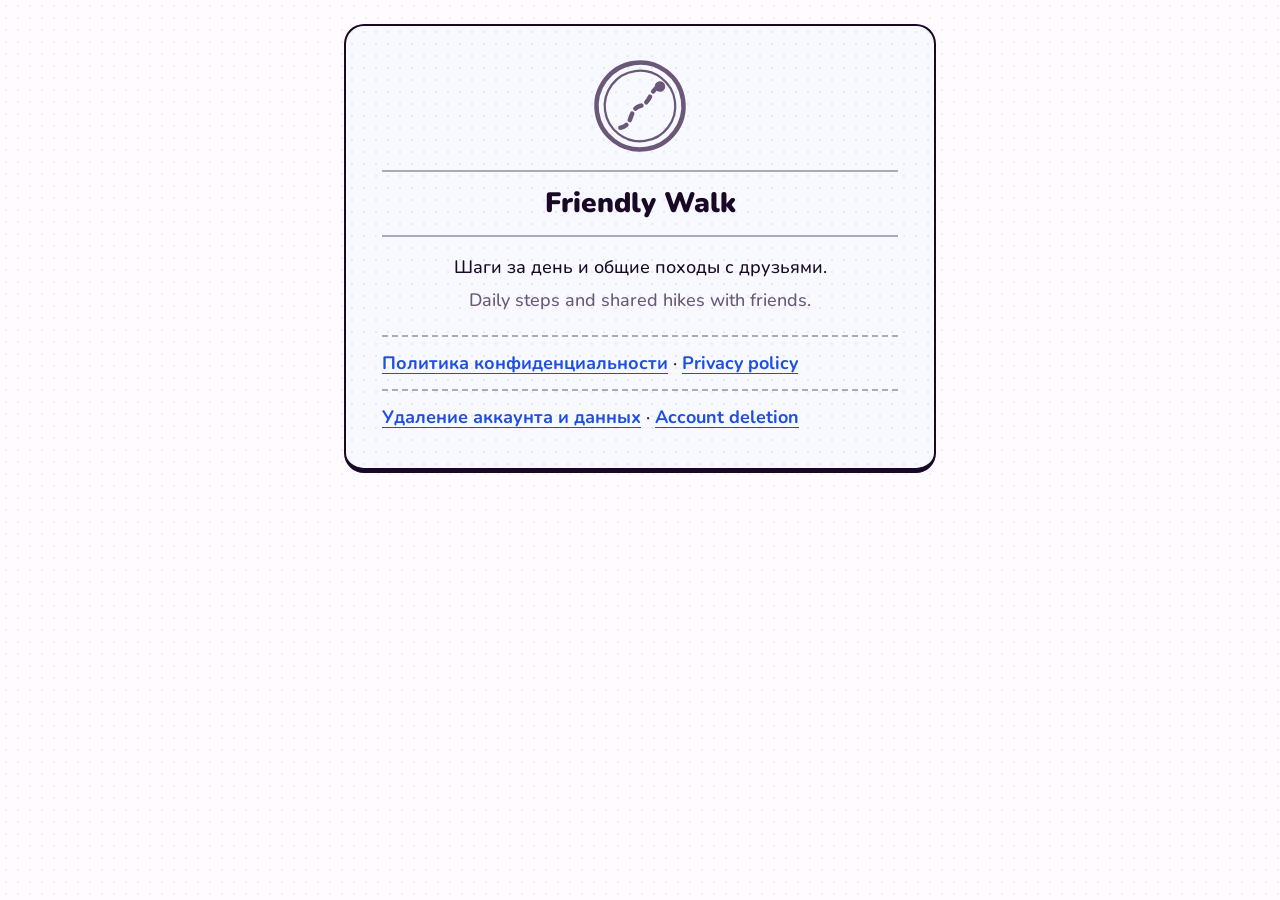
<file: index.html>
<!doctype html>
<html lang="ru">
<head>
<meta charset="utf-8">
<meta name="viewport" content="width=device-width, initial-scale=1">
<title>Friendly Walk</title>
<meta name="description" content="Friendly Walk: политика конфиденциальности и удаление аккаунта. Privacy policy and account deletion.">
<meta name="color-scheme" content="light dark">
<link rel="icon" href="favicon.svg" type="image/svg+xml">
<link rel="preload" href="assets/nunito.ttf" as="font" type="font/ttf" crossorigin>
<link rel="stylesheet" href="assets/site.css">
</head>
<body>
<main>
<section class="paper cover">
<svg class="stamp" viewBox="0 0 64 64" aria-hidden="true" fill="none" stroke="currentColor" stroke-linecap="round">
  <circle cx="32" cy="32" r="29" stroke-width="3"/>
  <circle cx="32" cy="32" r="23.5" stroke-width="1.5"/>
  <path d="M17 44.5C26 44.5 24 33 32 32S40 21.5 47 21" stroke-width="3" stroke-dasharray="4.5 4"/>
  <circle cx="47" cy="21" r="3.5" fill="currentColor" stroke="none"/>
</svg>
<h1>Friendly Walk</h1>
<p class="lead">Шаги за день и&nbsp;общие походы с&nbsp;друзьями.</p>
<p class="lead quiet" lang="en">Daily steps and shared hikes with friends.</p>
<ul>
  <li><a href="privacy/">Политика конфиденциальности</a> · <a href="privacy/#en" hreflang="en">Privacy policy</a></li>
  <li><a href="delete-account/">Удаление аккаунта и данных</a> · <a href="delete-account/#en" hreflang="en">Account deletion</a></li>
</ul>
</section>
</main>
</body>
</html>
</file>
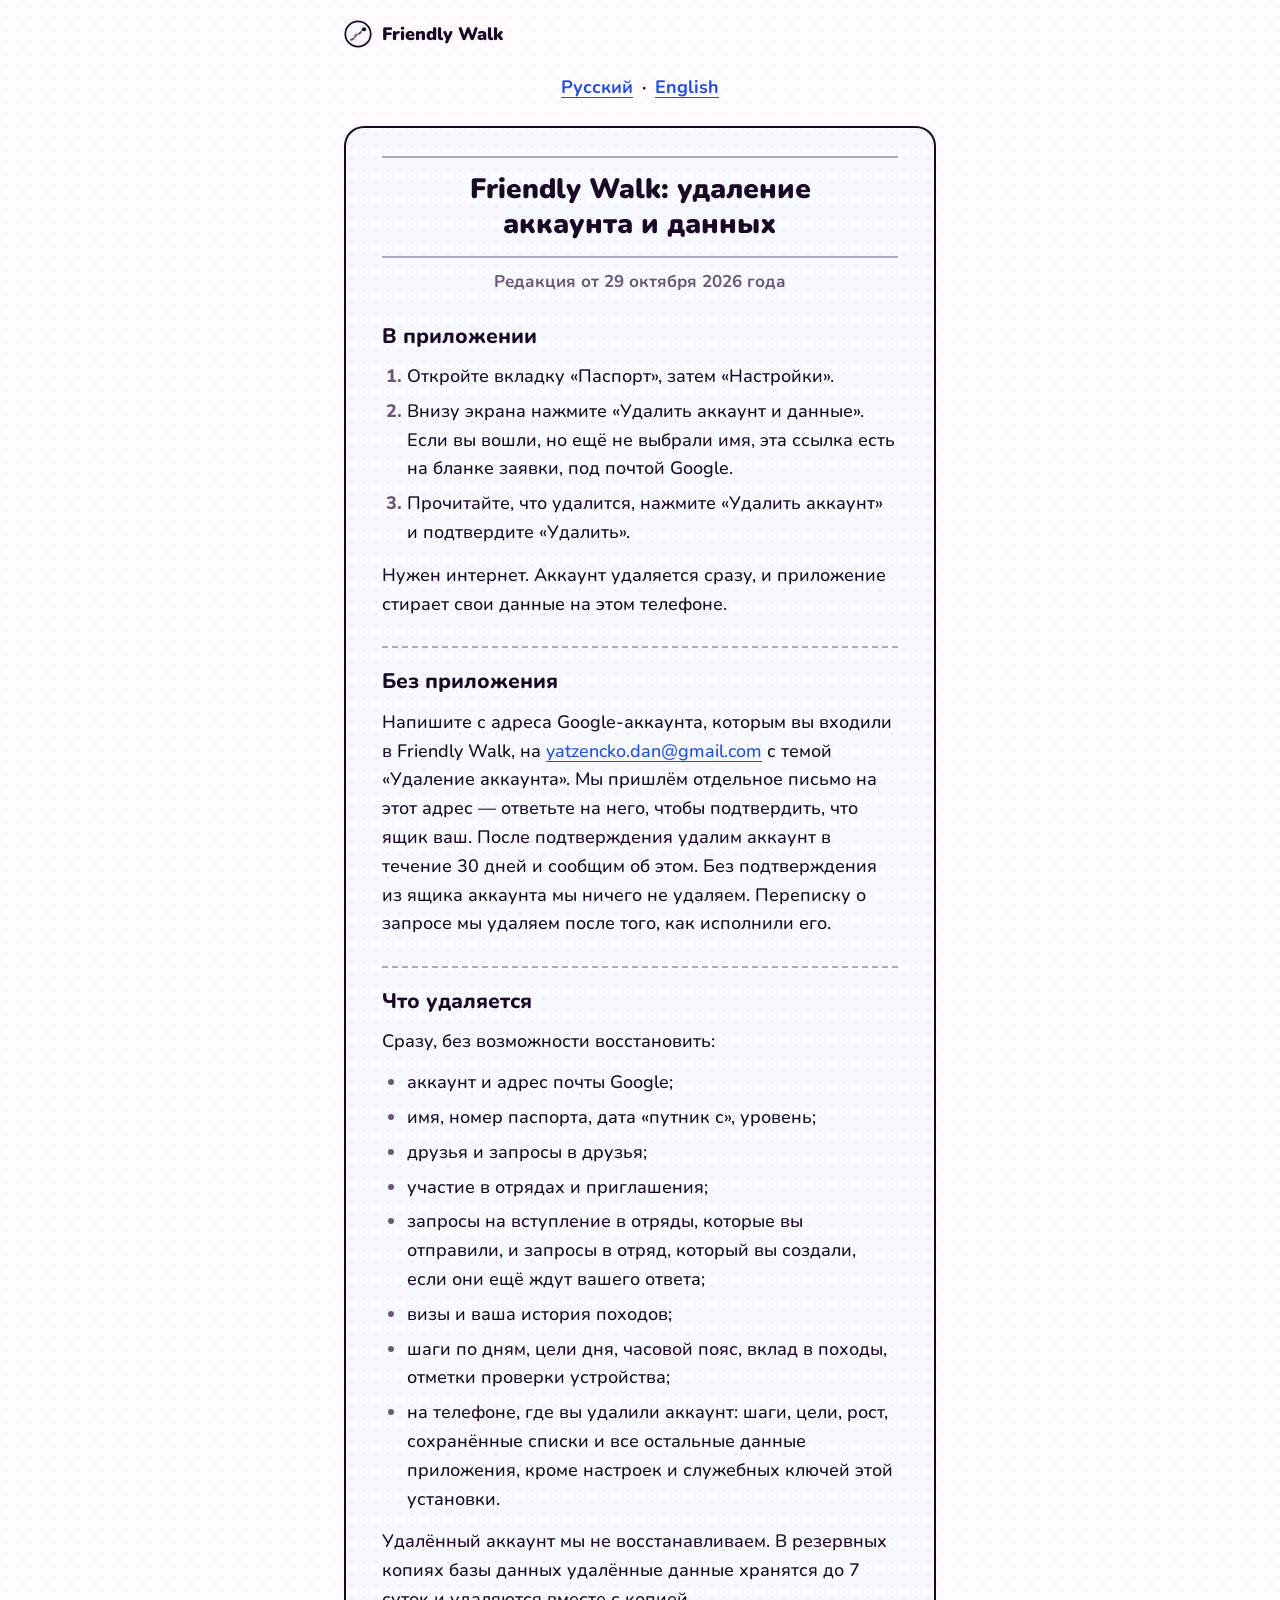
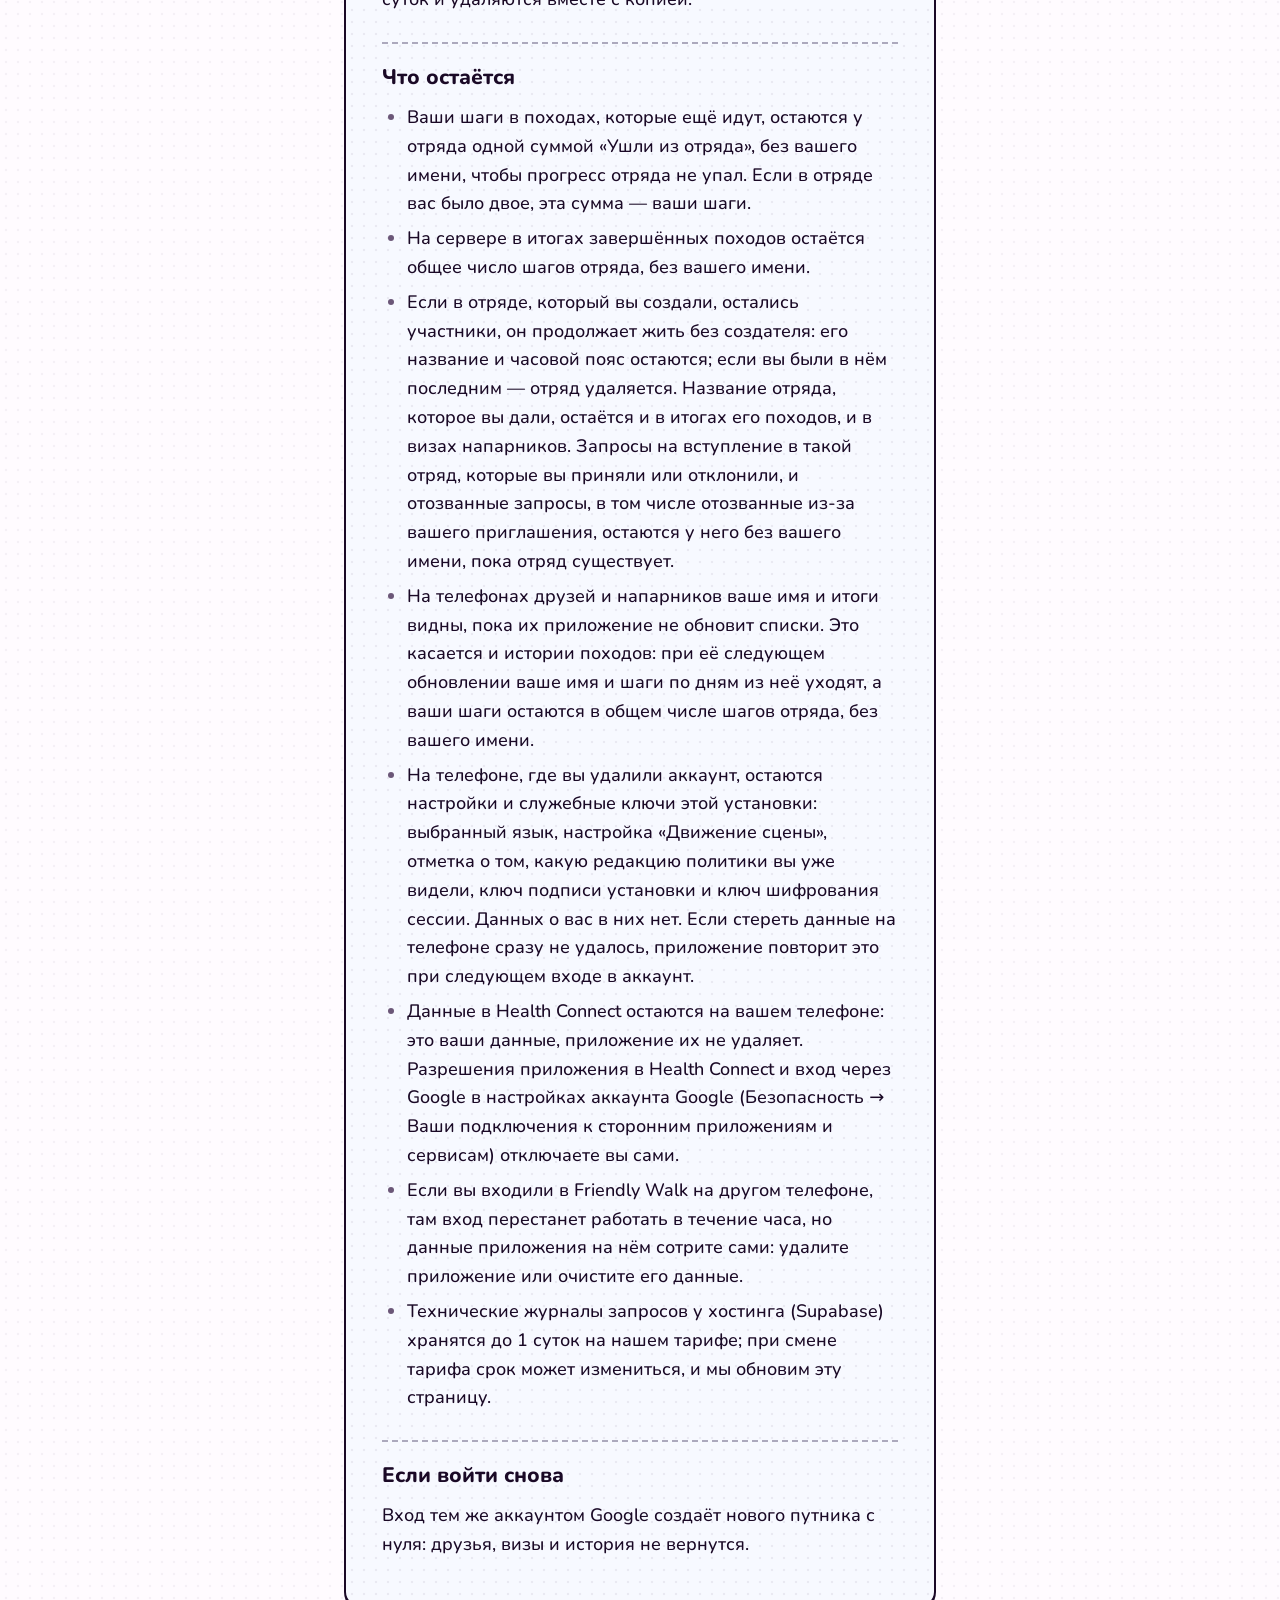
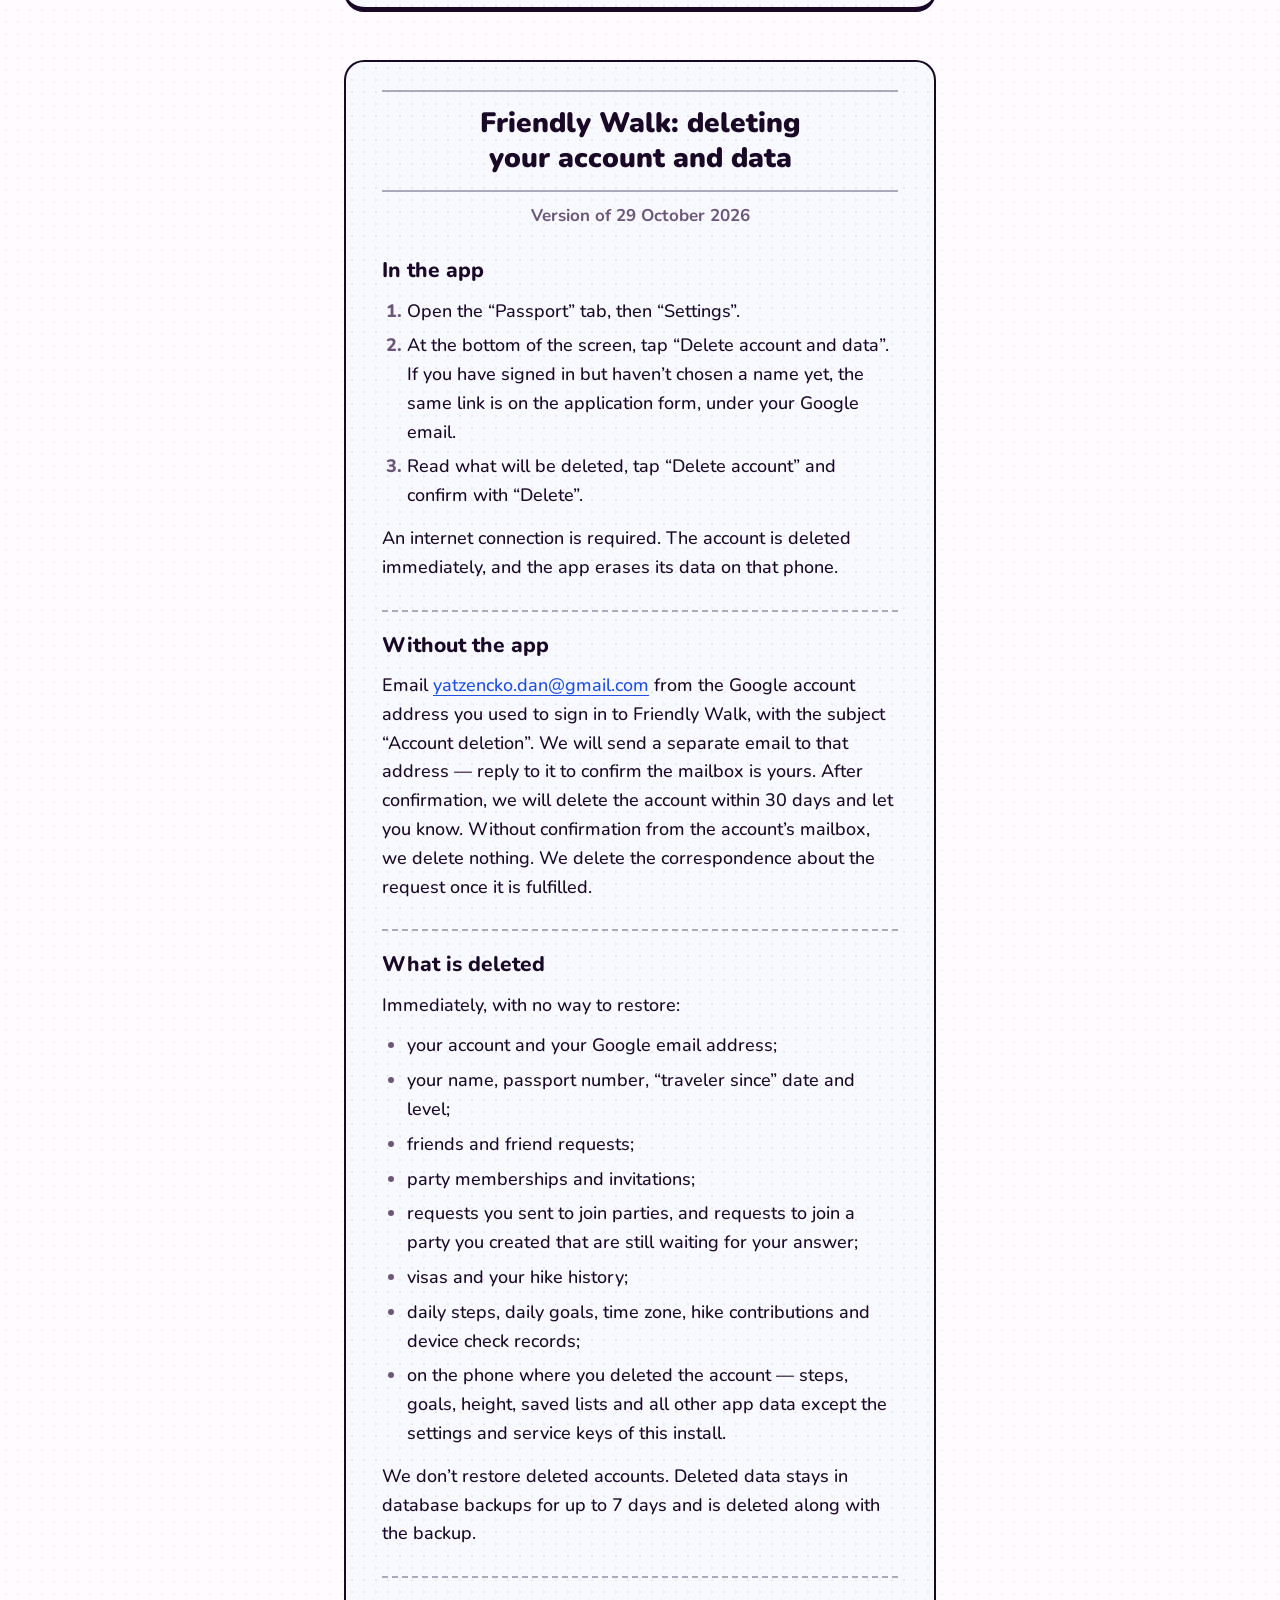
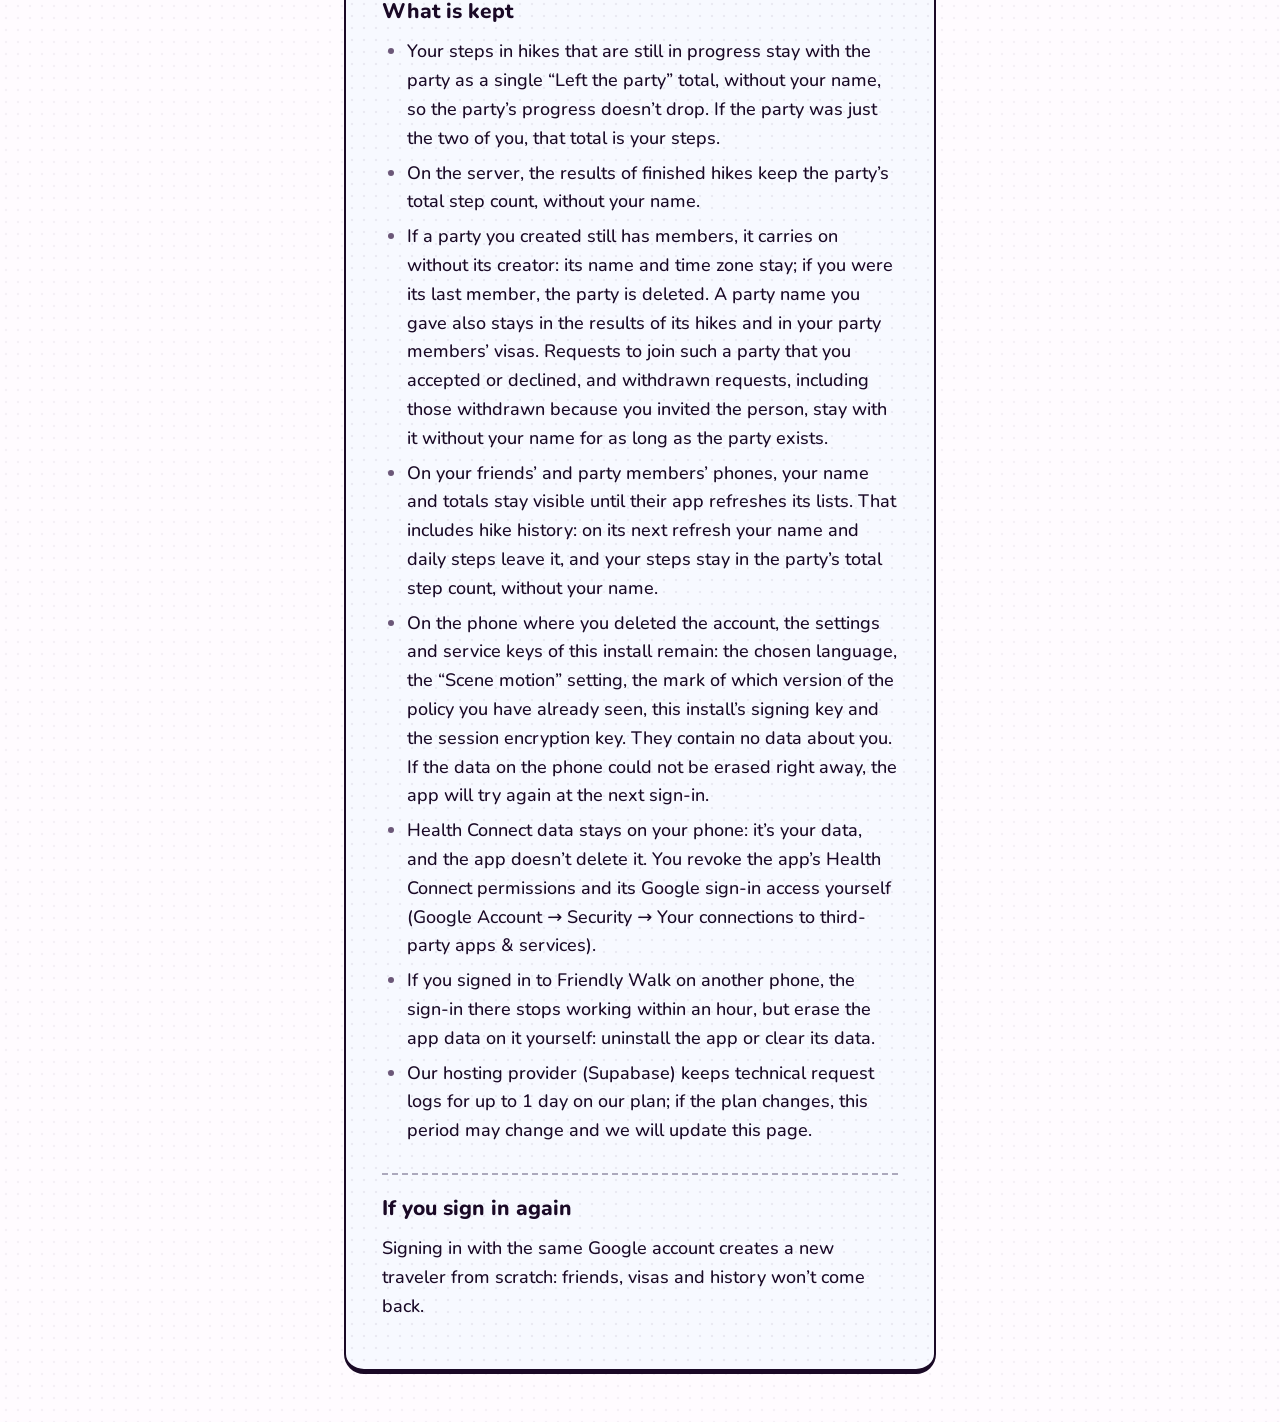
<file: delete-account/index.html>
<!doctype html>
<html lang="ru">
<head>
<meta charset="utf-8">
<meta name="viewport" content="width=device-width, initial-scale=1">
<title>Friendly Walk — удаление аккаунта / Account deletion</title>
<meta name="description" content="Как удалить аккаунт Friendly Walk и что при этом удаляется. How to delete your Friendly Walk account and what is deleted.">
<meta name="color-scheme" content="light dark">
<link rel="icon" href="../favicon.svg" type="image/svg+xml">
<link rel="preload" href="../assets/nunito.ttf" as="font" type="font/ttf" crossorigin>
<link rel="stylesheet" href="../assets/site.css">
</head>
<body>
<header class="site"><a href="../"><img src="../favicon.svg" alt="" width="28" height="28">Friendly Walk</a></header>
<main>
<nav><a href="#ru">Русский</a> · <a href="#en" hreflang="en">English</a></nav>

<section id="ru" class="paper">
<h1>Friendly Walk: удаление аккаунта и данных</h1>
<p class="quiet">Редакция от 29 октября 2026 года</p>

<h2>В приложении</h2>
<ol>
  <li>Откройте вкладку «Паспорт», затем «Настройки».</li>
  <li>Внизу экрана нажмите «Удалить аккаунт и данные». Если вы вошли, но ещё не выбрали имя, эта ссылка есть на бланке заявки, под почтой Google.</li>
  <li>Прочитайте, что удалится, нажмите «Удалить аккаунт» и подтвердите «Удалить».</li>
</ol>
<p>Нужен интернет. Аккаунт удаляется сразу, и приложение стирает свои данные на этом телефоне.</p>

<h2>Без приложения</h2>
<p>Напишите с адреса Google-аккаунта, которым вы входили в Friendly Walk, на <a href="mailto:yatzencko.dan@gmail.com?subject=%D0%A3%D0%B4%D0%B0%D0%BB%D0%B5%D0%BD%D0%B8%D0%B5%20%D0%B0%D0%BA%D0%BA%D0%B0%D1%83%D0%BD%D1%82%D0%B0">yatzencko.dan@gmail.com</a> с темой «Удаление аккаунта». Мы пришлём отдельное письмо на этот адрес — ответьте на него, чтобы подтвердить, что ящик ваш. После подтверждения удалим аккаунт в течение 30 дней и сообщим об этом. Без подтверждения из ящика аккаунта мы ничего не удаляем. Переписку о запросе мы удаляем после того, как исполнили его.</p>

<h2>Что удаляется</h2>
<p>Сразу, без возможности восстановить:</p>
<ul>
  <li>аккаунт и адрес почты Google;</li>
  <li>имя, номер паспорта, дата «путник с», уровень;</li>
  <li>друзья и запросы в друзья;</li>
  <li>участие в отрядах и приглашения;</li>
  <li>запросы на вступление в отряды, которые вы отправили, и запросы в отряд, который вы создали, если они ещё ждут вашего ответа;</li>
  <li>визы и ваша история походов;</li>
  <li>шаги по дням, цели дня, часовой пояс, вклад в походы, отметки проверки устройства;</li>
  <li>на телефоне, где вы удалили аккаунт: шаги, цели, рост, сохранённые списки и все остальные данные приложения, кроме настроек и служебных ключей этой установки.</li>
</ul>
<p>Удалённый аккаунт мы не восстанавливаем. В резервных копиях базы данных удалённые данные хранятся до 7 суток и удаляются вместе с копией.</p>

<h2>Что остаётся</h2>
<ul>
  <li>Ваши шаги в походах, которые ещё идут, остаются у отряда одной суммой «Ушли из отряда», без вашего имени, чтобы прогресс отряда не упал. Если в отряде вас было двое, эта сумма — ваши шаги.</li>
  <li>На сервере в итогах завершённых походов остаётся общее число шагов отряда, без вашего имени.</li>
  <li>Если в отряде, который вы создали, остались участники, он продолжает жить без создателя: его название и часовой пояс остаются; если вы были в нём последним — отряд удаляется. Название отряда, которое вы дали, остаётся и в итогах его походов, и в визах напарников. Запросы на вступление в такой отряд, которые вы приняли или отклонили, и отозванные запросы, в том числе отозванные из-за вашего приглашения, остаются у него без вашего имени, пока отряд существует.</li>
  <li>На телефонах друзей и напарников ваше имя и итоги видны, пока их приложение не обновит списки. Это касается и истории походов: при её следующем обновлении ваше имя и шаги по дням из неё уходят, а ваши шаги остаются в общем числе шагов отряда, без вашего имени.</li>
  <li>На телефоне, где вы удалили аккаунт, остаются настройки и служебные ключи этой установки: выбранный язык, настройка «Движение сцены», отметка о том, какую редакцию политики вы уже видели, ключ подписи установки и ключ шифрования сессии. Данных о вас в них нет. Если стереть данные на телефоне сразу не удалось, приложение повторит это при следующем входе в аккаунт.</li>
  <li>Данные в Health Connect остаются на вашем телефоне: это ваши данные, приложение их не удаляет. Разрешения приложения в Health Connect и вход через Google в настройках аккаунта Google (Безопасность → Ваши подключения к сторонним приложениям и сервисам) отключаете вы сами.</li>
  <li>Если вы входили в Friendly Walk на другом телефоне, там вход перестанет работать в течение часа, но данные приложения на нём сотрите сами: удалите приложение или очистите его данные.</li>
  <li>Технические журналы запросов у хостинга (Supabase) хранятся до 1 суток на нашем тарифе; при смене тарифа срок может измениться, и мы обновим эту страницу.</li>
</ul>

<h2>Если войти снова</h2>
<p>Вход тем же аккаунтом Google создаёт нового путника с нуля: друзья, визы и история не вернутся.</p>
</section>

<hr>

<section id="en" lang="en" class="paper">
<h1>Friendly Walk: deleting your account and data</h1>
<p class="quiet">Version of 29 October 2026</p>

<h2>In the app</h2>
<ol>
  <li>Open the “Passport” tab, then “Settings”.</li>
  <li>At the bottom of the screen, tap “Delete account and data”. If you have signed in but haven’t chosen a name yet, the same link is on the application form, under your Google email.</li>
  <li>Read what will be deleted, tap “Delete account” and confirm with “Delete”.</li>
</ol>
<p>An internet connection is required. The account is deleted immediately, and the app erases its data on that phone.</p>

<h2>Without the app</h2>
<p>Email <a href="mailto:yatzencko.dan@gmail.com?subject=Account%20deletion">yatzencko.dan@gmail.com</a> from the Google account address you used to sign in to Friendly Walk, with the subject “Account deletion”. We will send a separate email to that address — reply to it to confirm the mailbox is yours. After confirmation, we will delete the account within 30 days and let you know. Without confirmation from the account’s mailbox, we delete nothing. We delete the correspondence about the request once it is fulfilled.</p>

<h2>What is deleted</h2>
<p>Immediately, with no way to restore:</p>
<ul>
  <li>your account and your Google email address;</li>
  <li>your name, passport number, “traveler since” date and level;</li>
  <li>friends and friend requests;</li>
  <li>party memberships and invitations;</li>
  <li>requests you sent to join parties, and requests to join a party you created that are still waiting for your answer;</li>
  <li>visas and your hike history;</li>
  <li>daily steps, daily goals, time zone, hike contributions and device check records;</li>
  <li>on the phone where you deleted the account — steps, goals, height, saved lists and all other app data except the settings and service keys of this install.</li>
</ul>
<p>We don’t restore deleted accounts. Deleted data stays in database backups for up to 7 days and is deleted along with the backup.</p>

<h2>What is kept</h2>
<ul>
  <li>Your steps in hikes that are still in progress stay with the party as a single “Left the party” total, without your name, so the party’s progress doesn’t drop. If the party was just the two of you, that total is your steps.</li>
  <li>On the server, the results of finished hikes keep the party’s total step count, without your name.</li>
  <li>If a party you created still has members, it carries on without its creator: its name and time zone stay; if you were its last member, the party is deleted. A party name you gave also stays in the results of its hikes and in your party members’ visas. Requests to join such a party that you accepted or declined, and withdrawn requests, including those withdrawn because you invited the person, stay with it without your name for as long as the party exists.</li>
  <li>On your friends’ and party members’ phones, your name and totals stay visible until their app refreshes its lists. That includes hike history: on its next refresh your name and daily steps leave it, and your steps stay in the party’s total step count, without your name.</li>
  <li>On the phone where you deleted the account, the settings and service keys of this install remain: the chosen language, the “Scene motion” setting, the mark of which version of the policy you have already seen, this install’s signing key and the session encryption key. They contain no data about you. If the data on the phone could not be erased right away, the app will try again at the next sign-in.</li>
  <li>Health Connect data stays on your phone: it’s your data, and the app doesn’t delete it. You revoke the app’s Health Connect permissions and its Google sign-in access yourself (Google Account → Security → Your connections to third-party apps &amp; services).</li>
  <li>If you signed in to Friendly Walk on another phone, the sign-in there stops working within an hour, but erase the app data on it yourself: uninstall the app or clear its data.</li>
  <li>Our hosting provider (Supabase) keeps technical request logs for up to 1 day on our plan; if the plan changes, this period may change and we will update this page.</li>
</ul>

<h2>If you sign in again</h2>
<p>Signing in with the same Google account creates a new traveler from scratch: friends, visas and history won’t come back.</p>
</section>
</main>
</body>
</html>
</file>
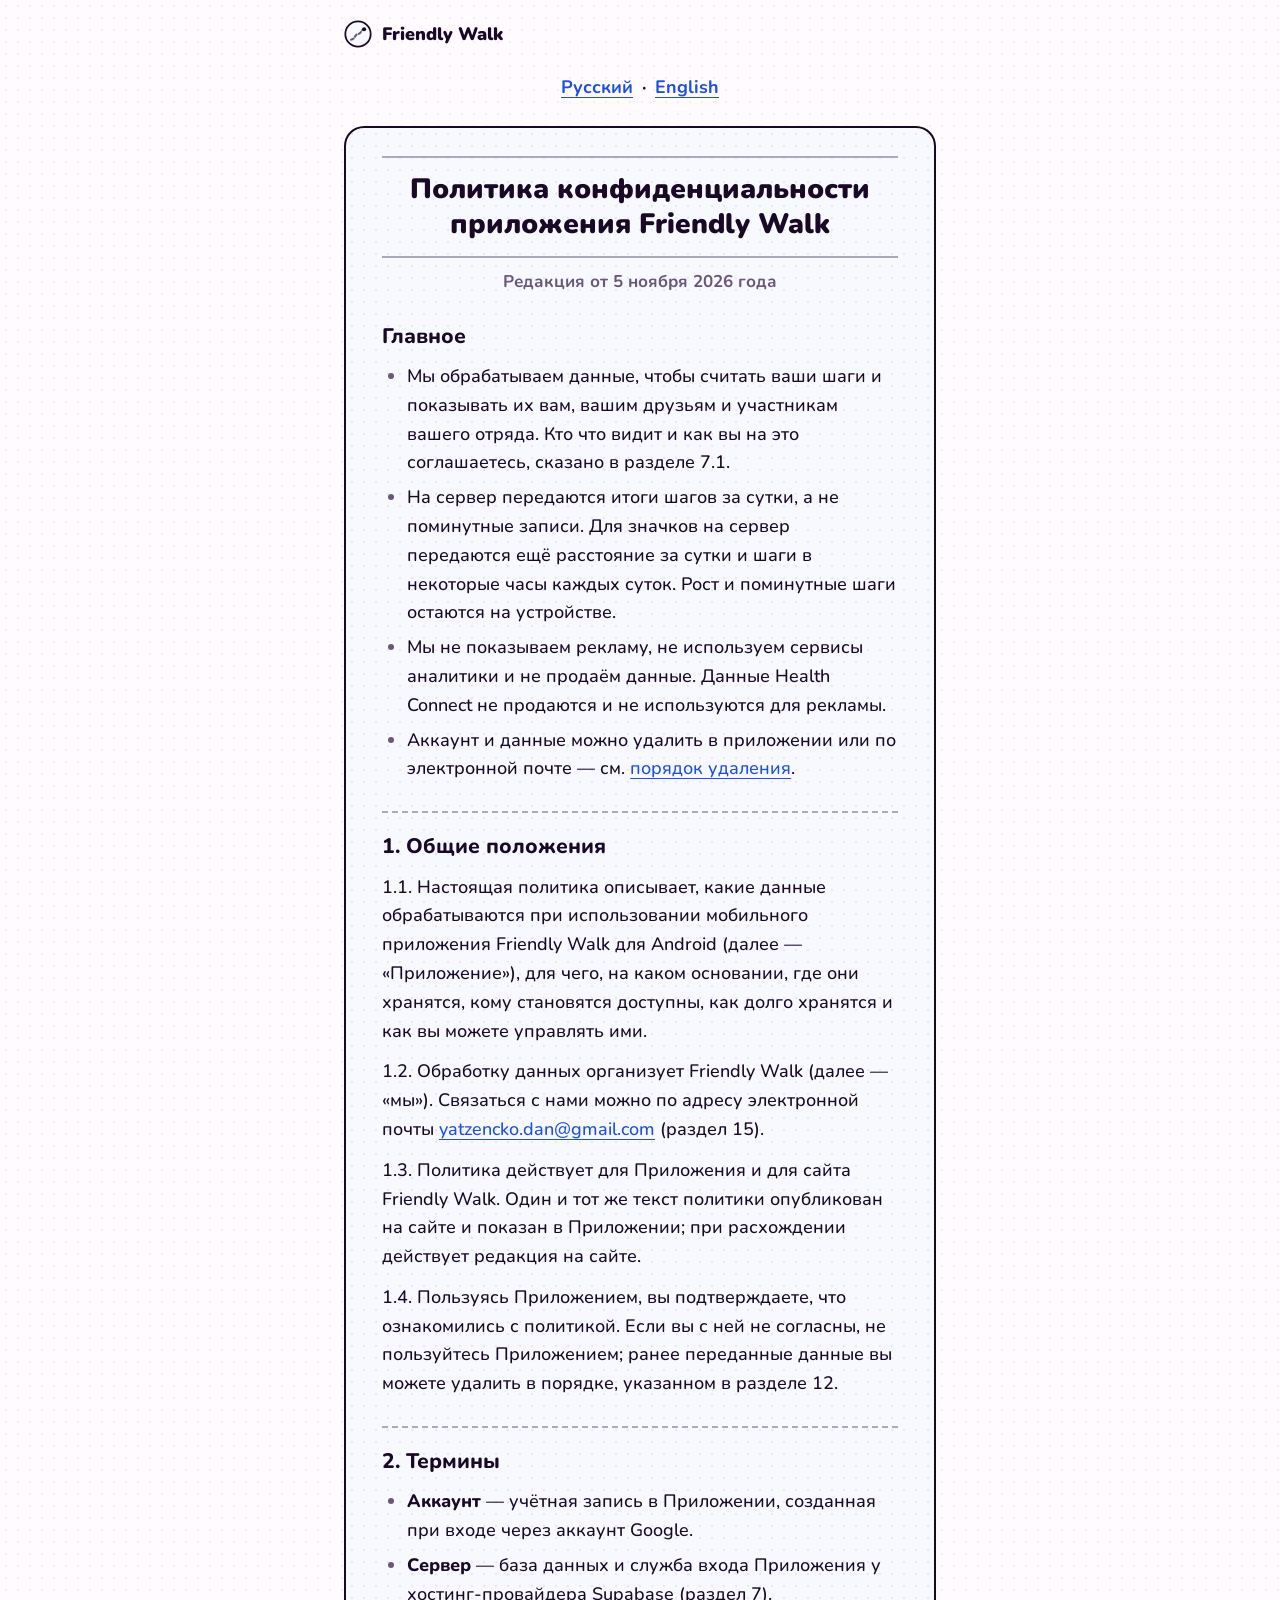
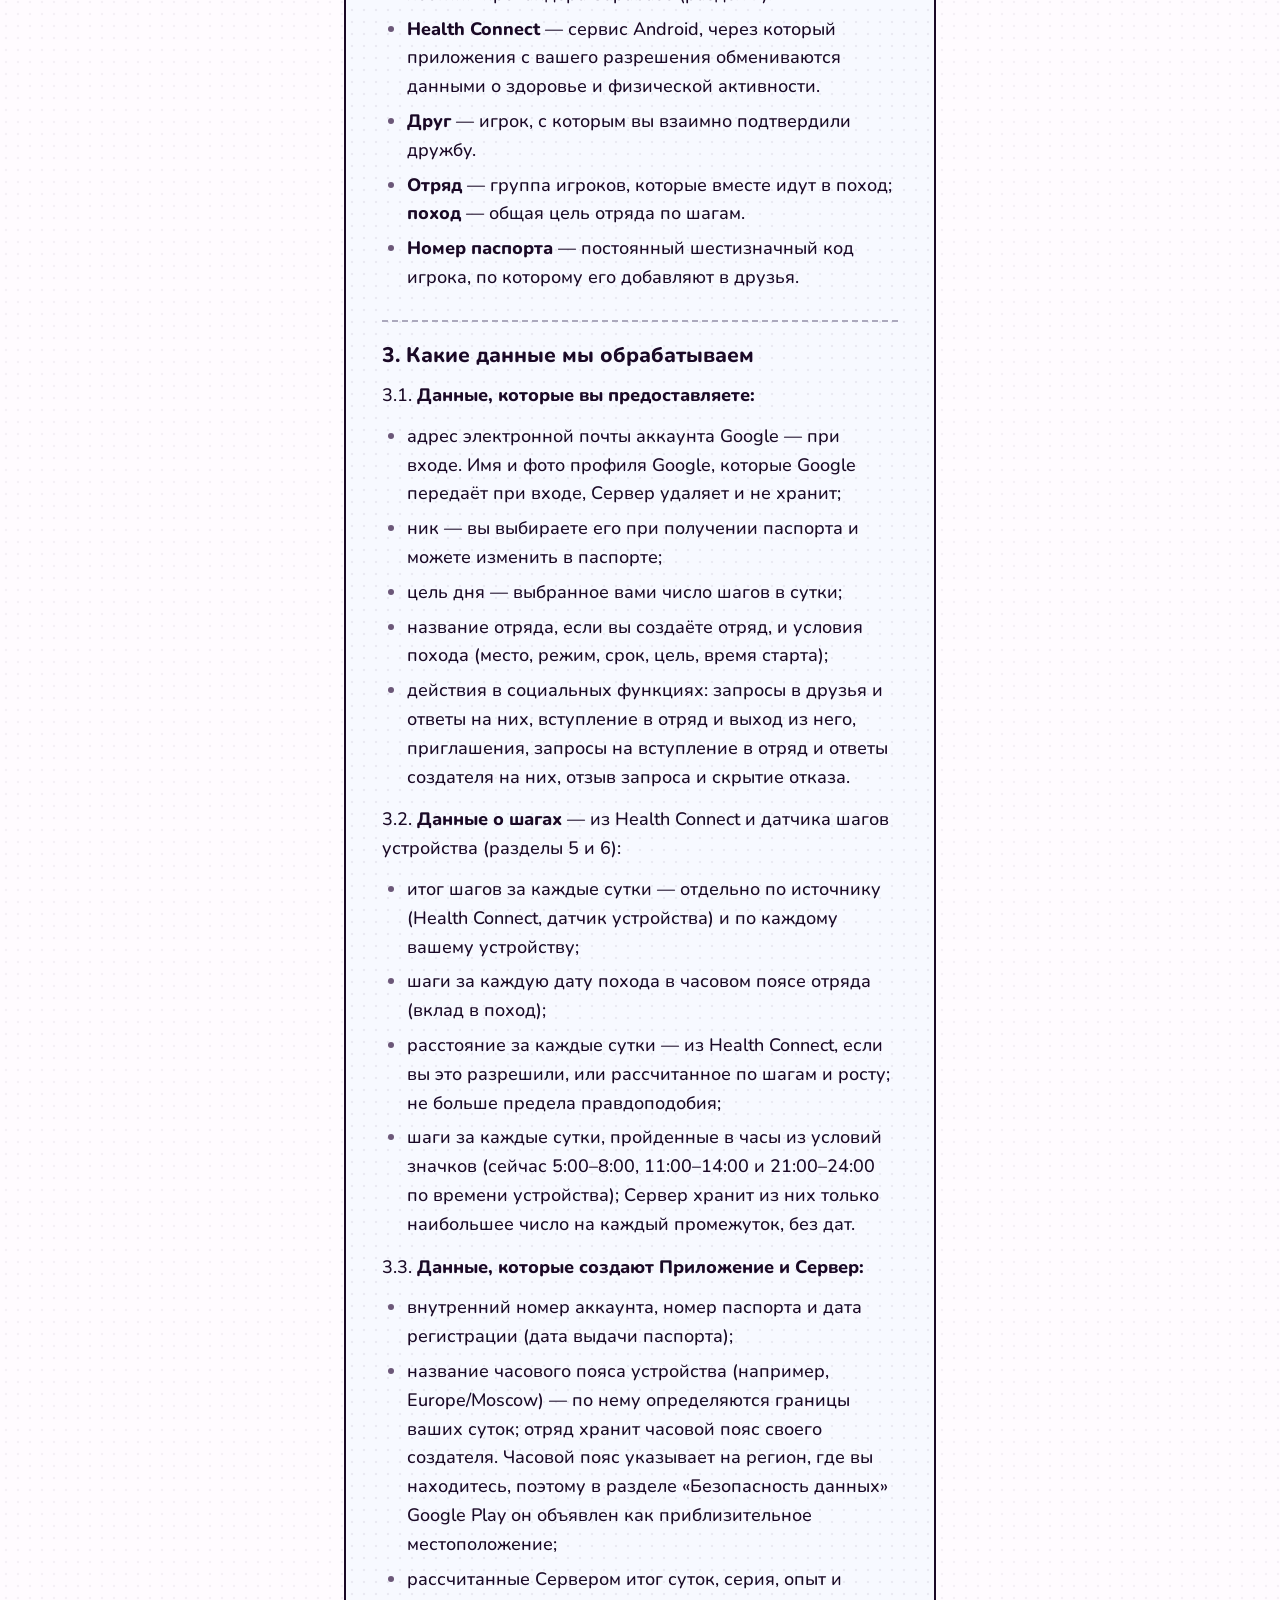
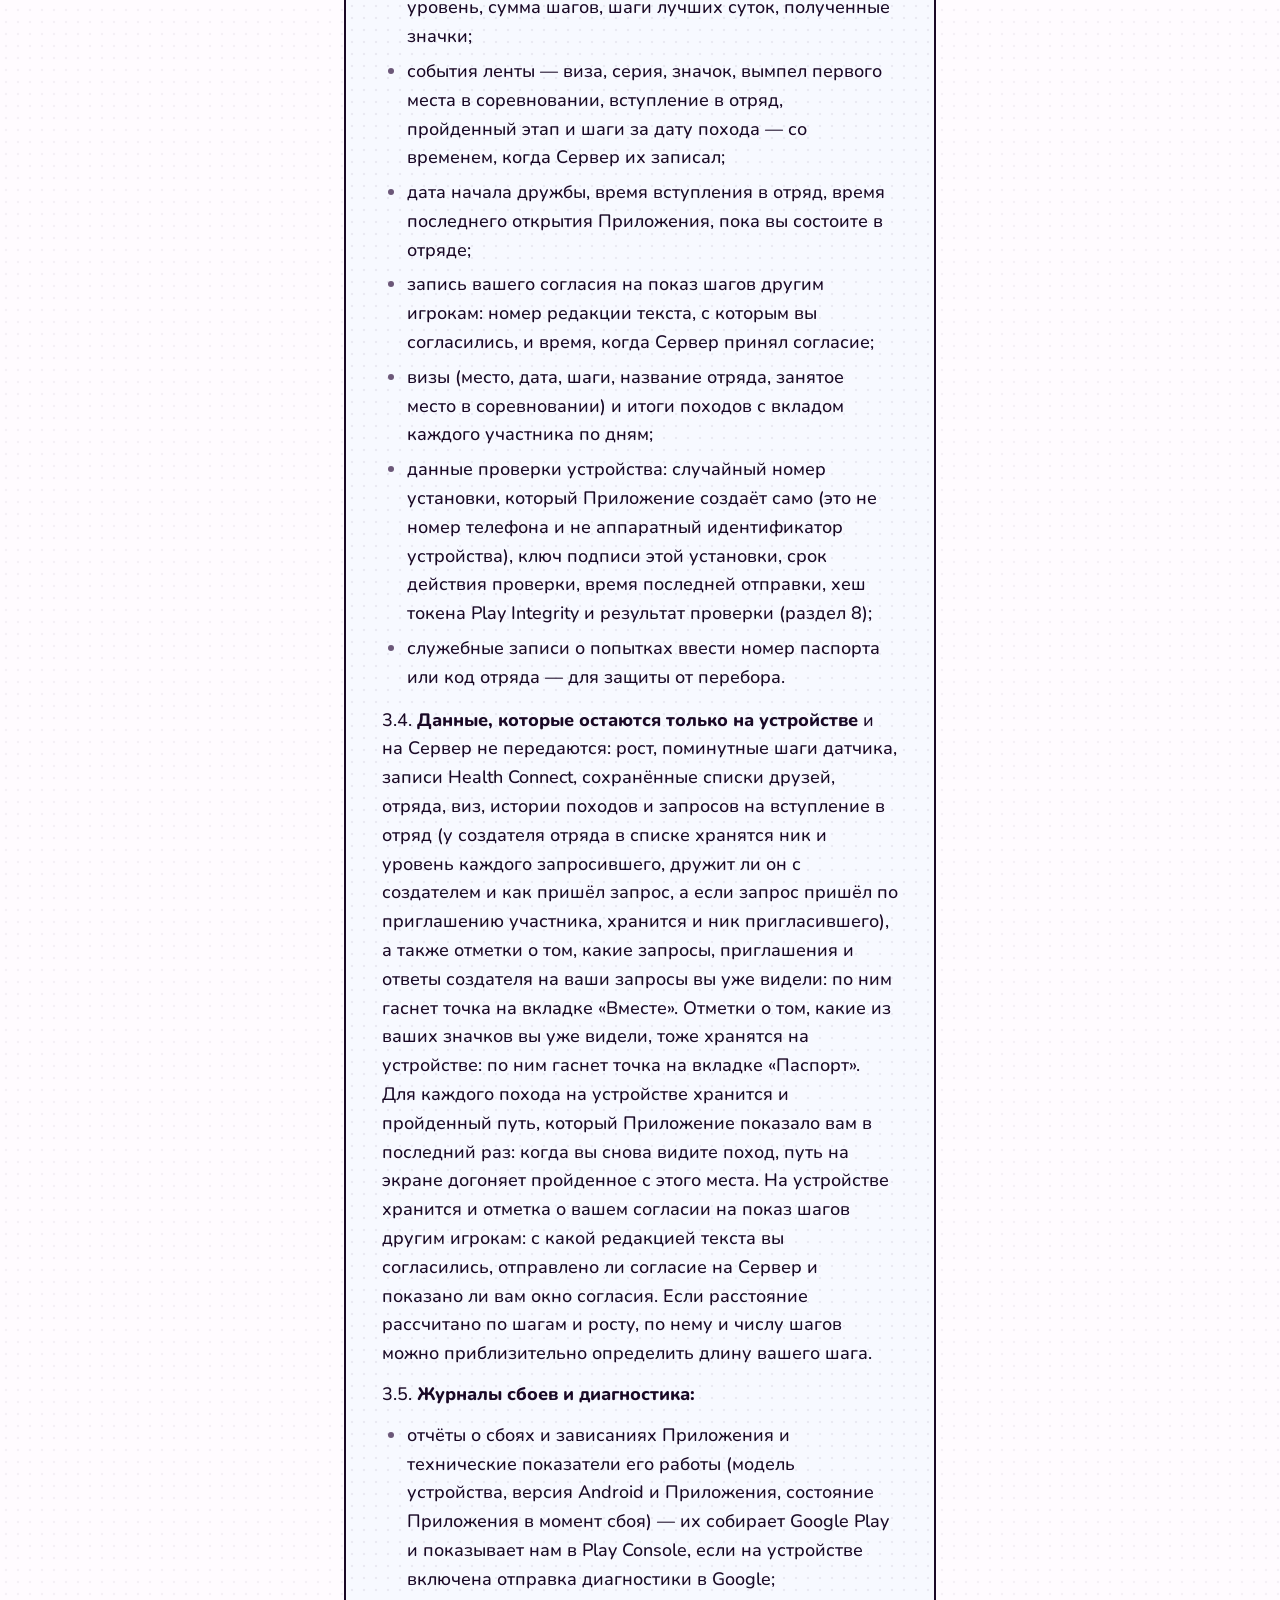
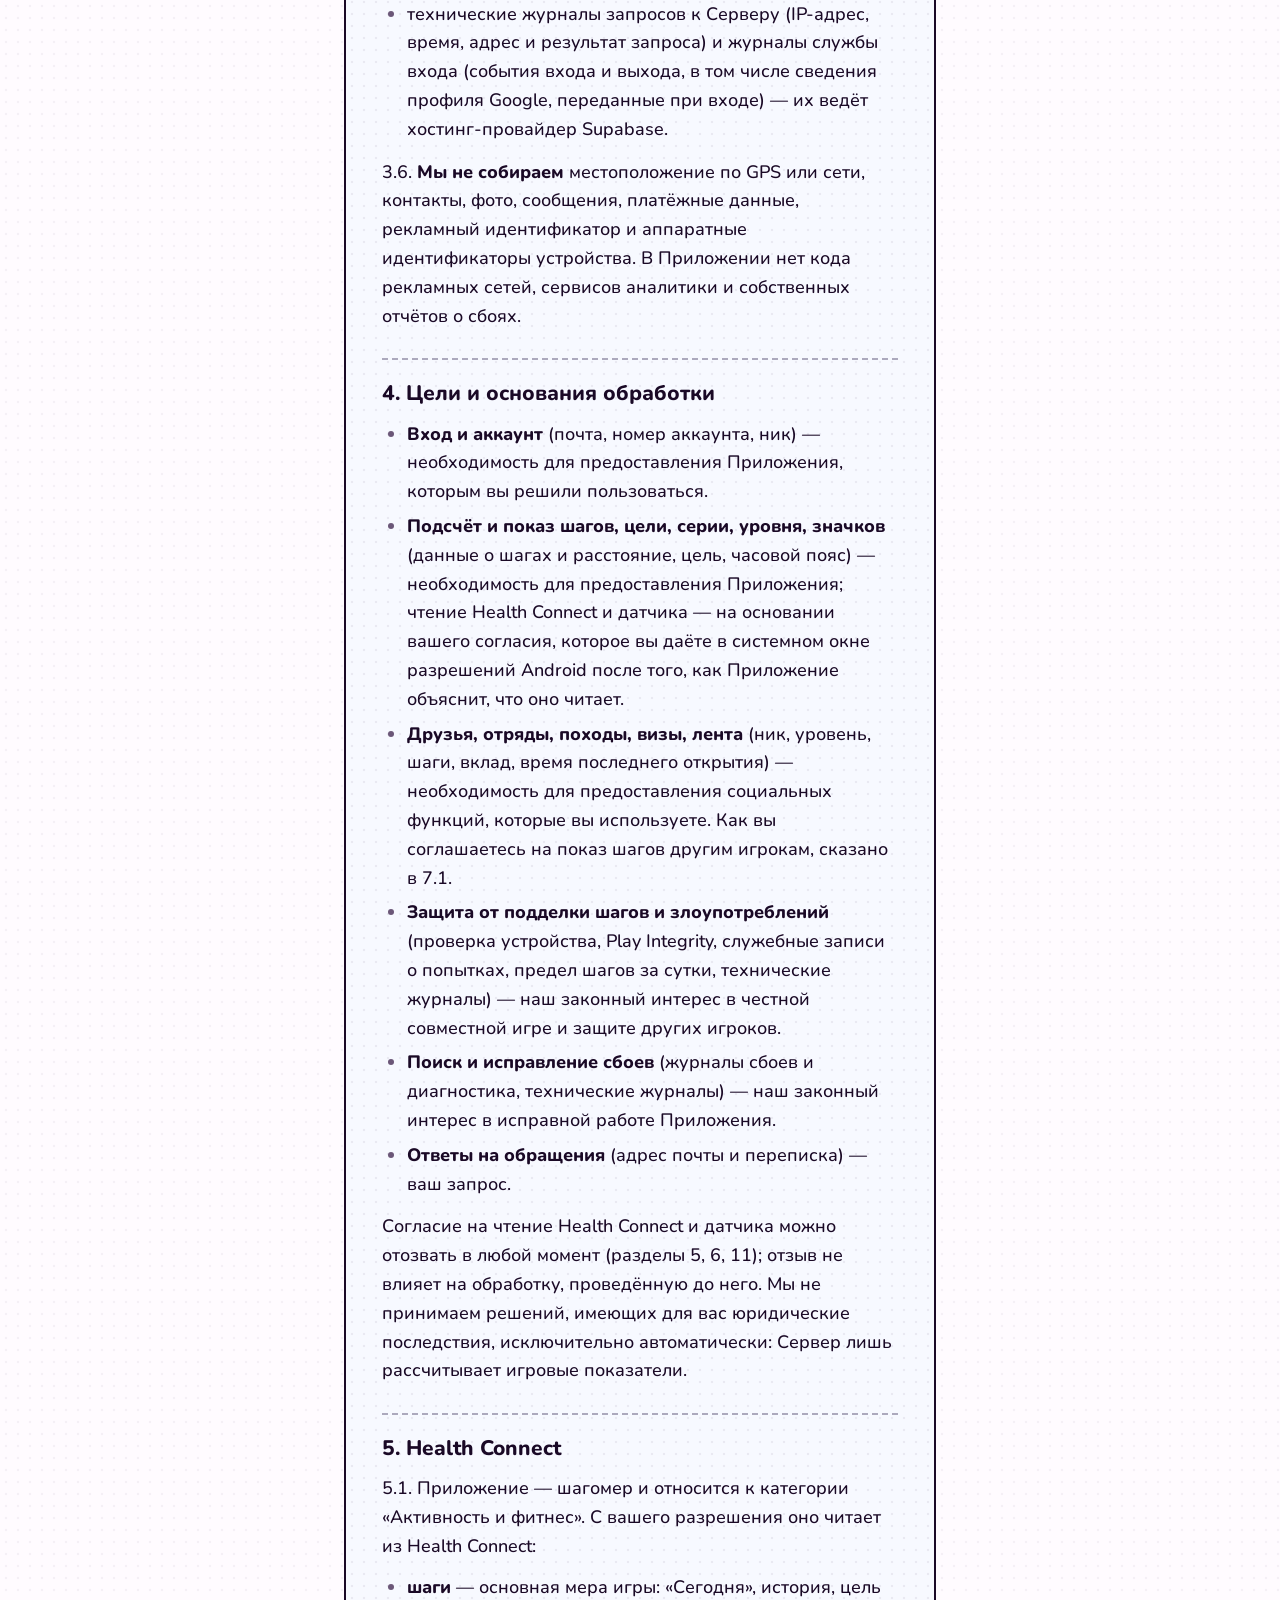
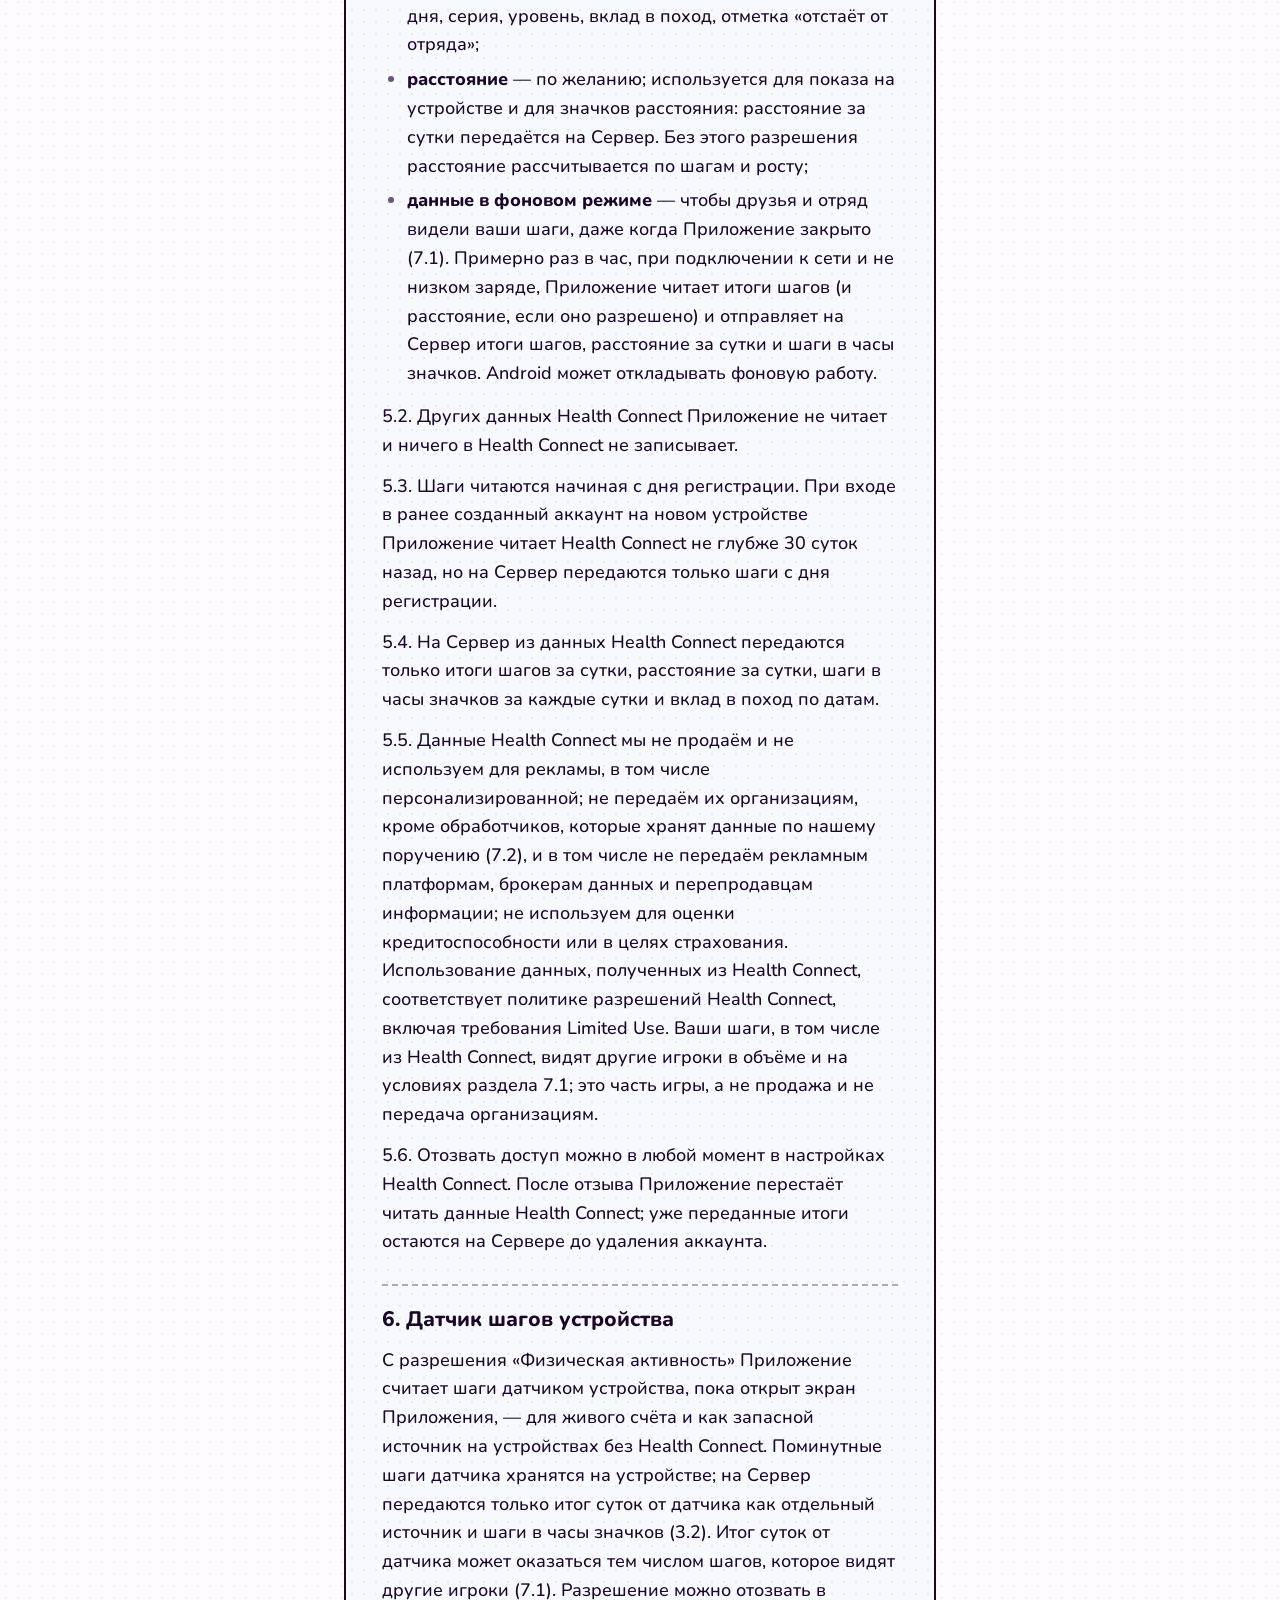
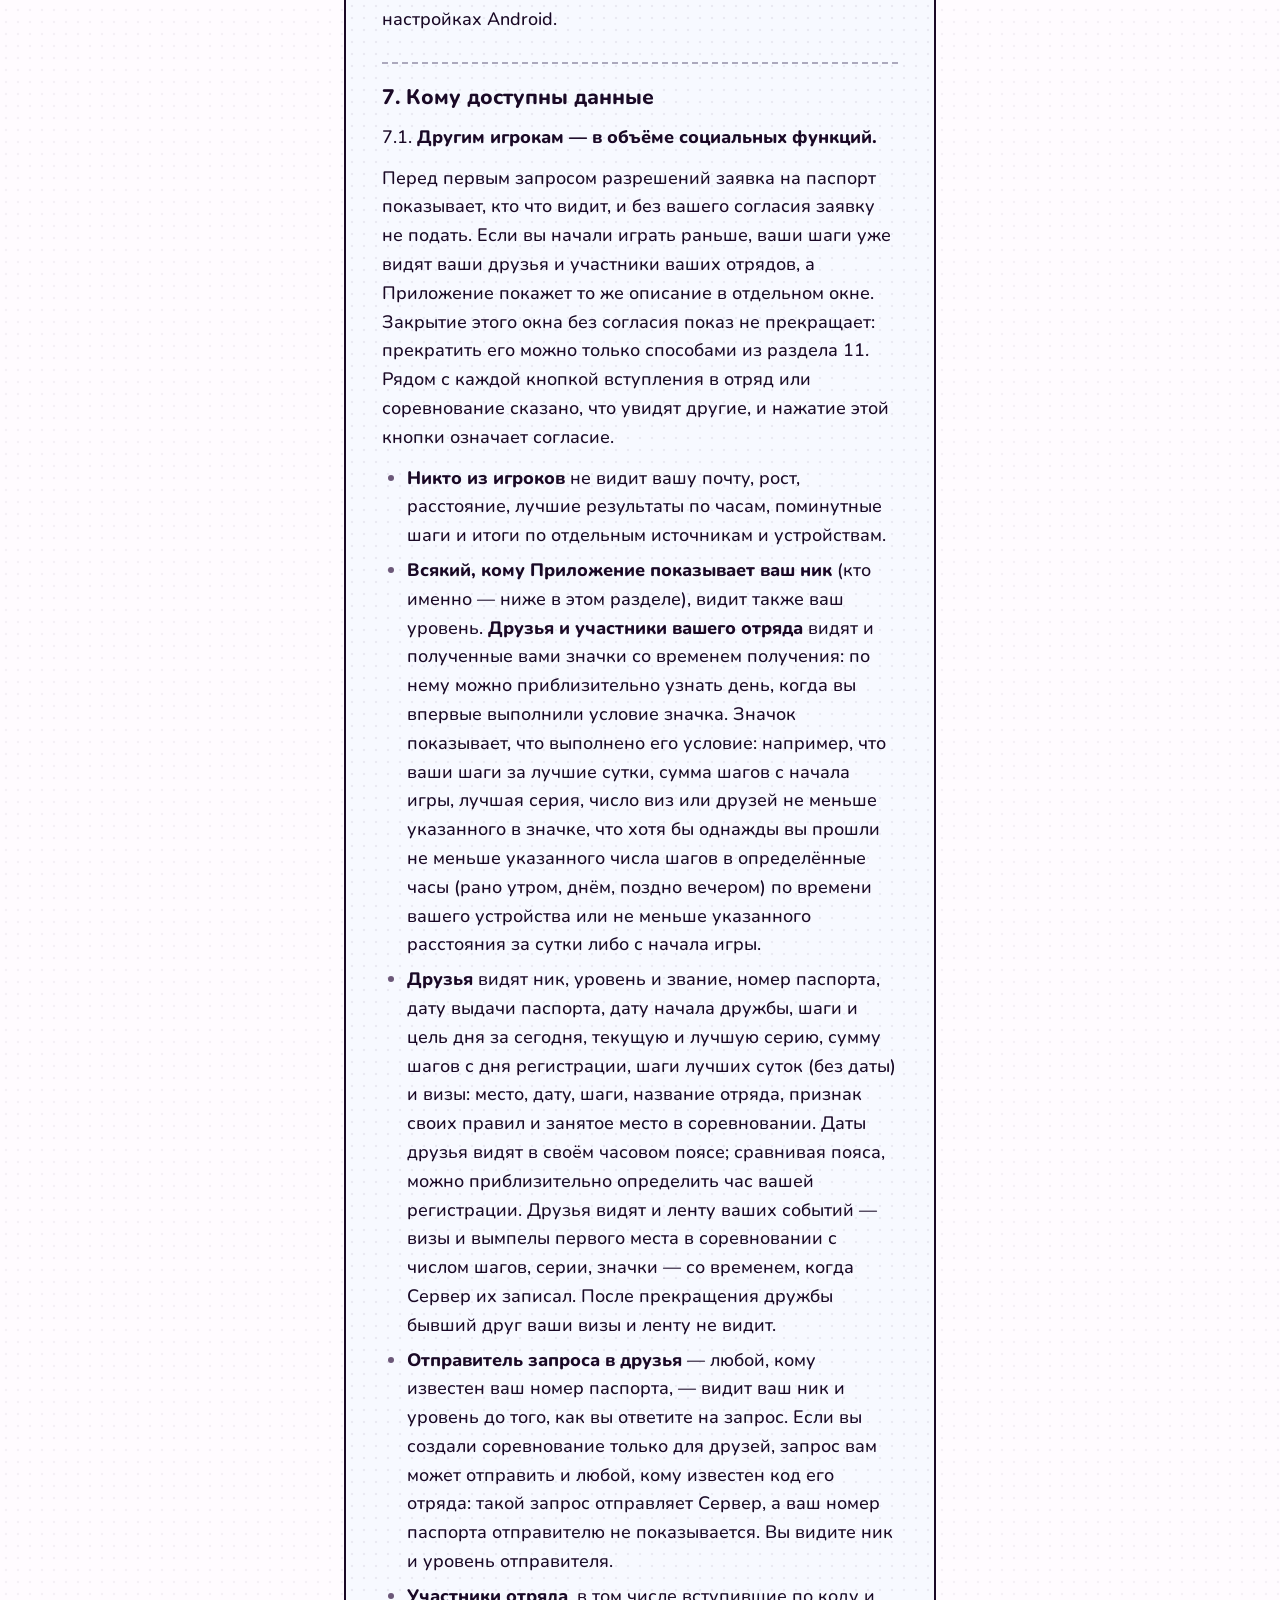
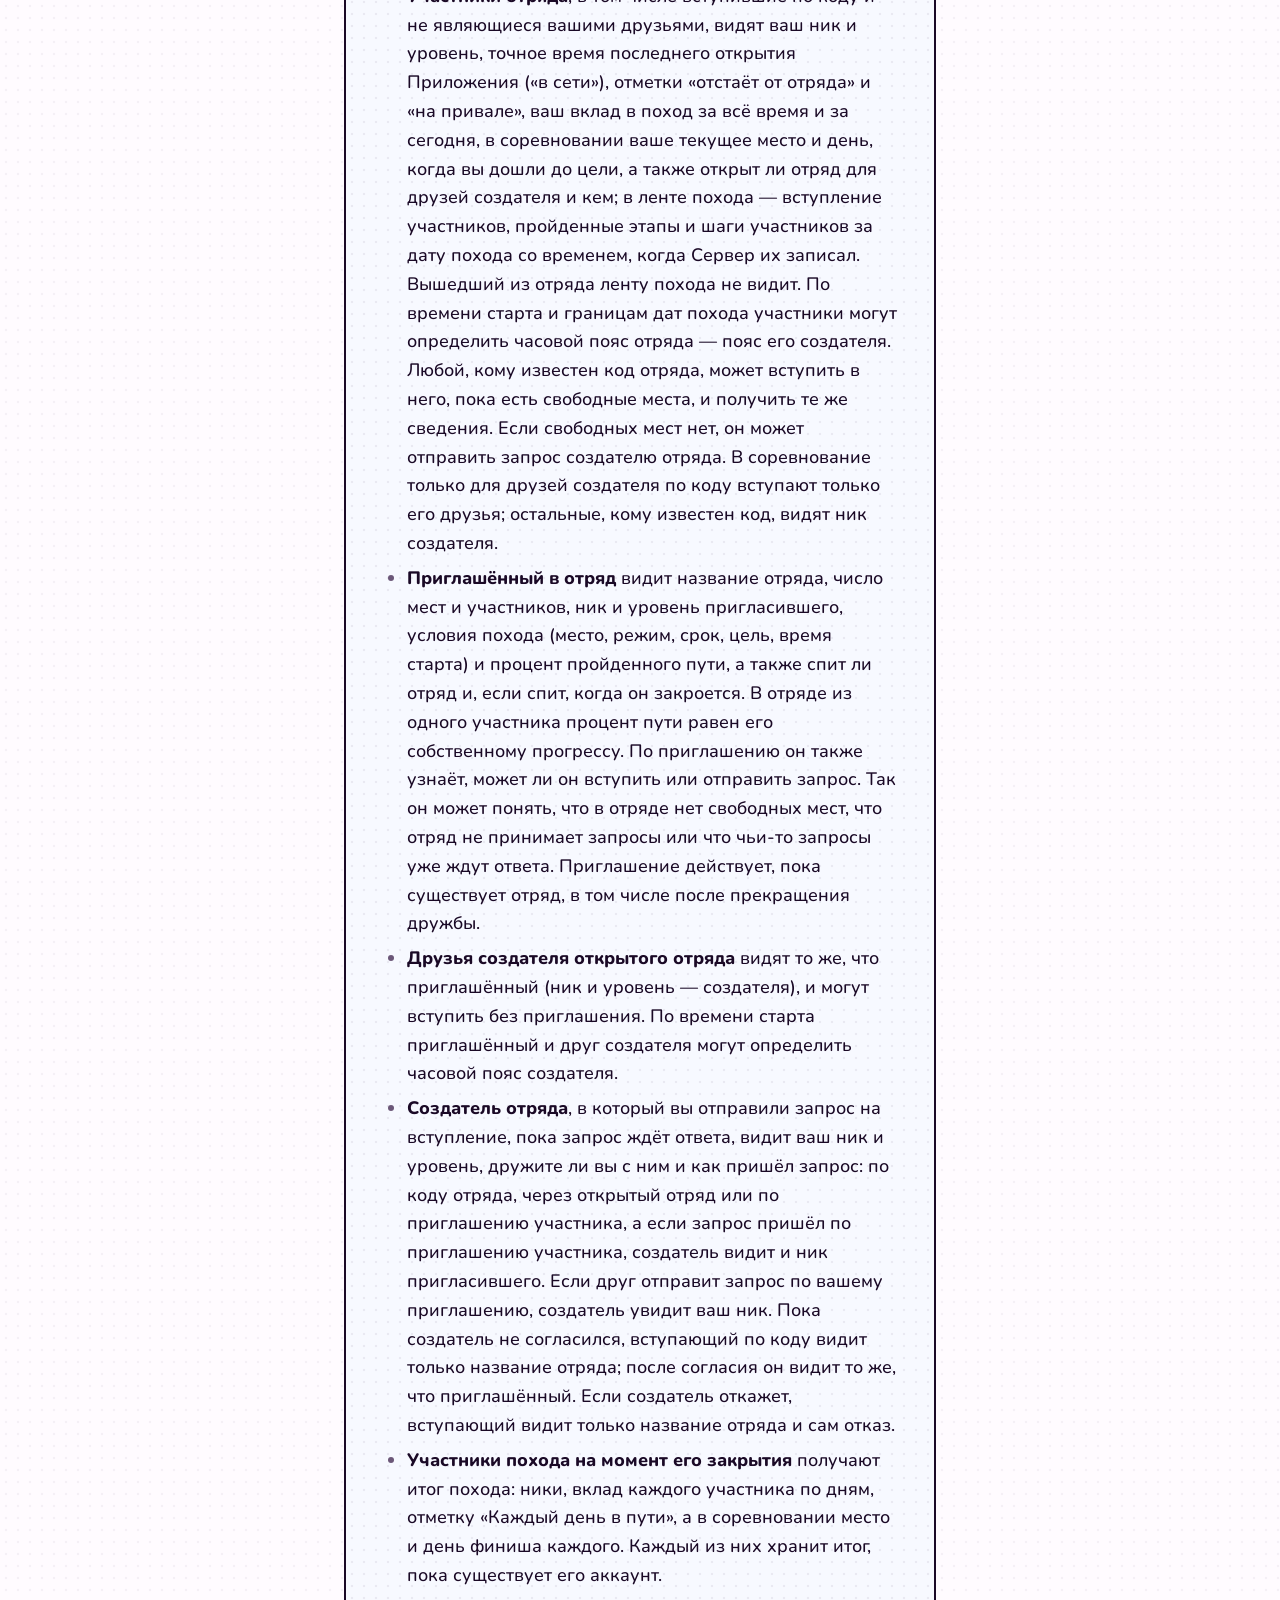
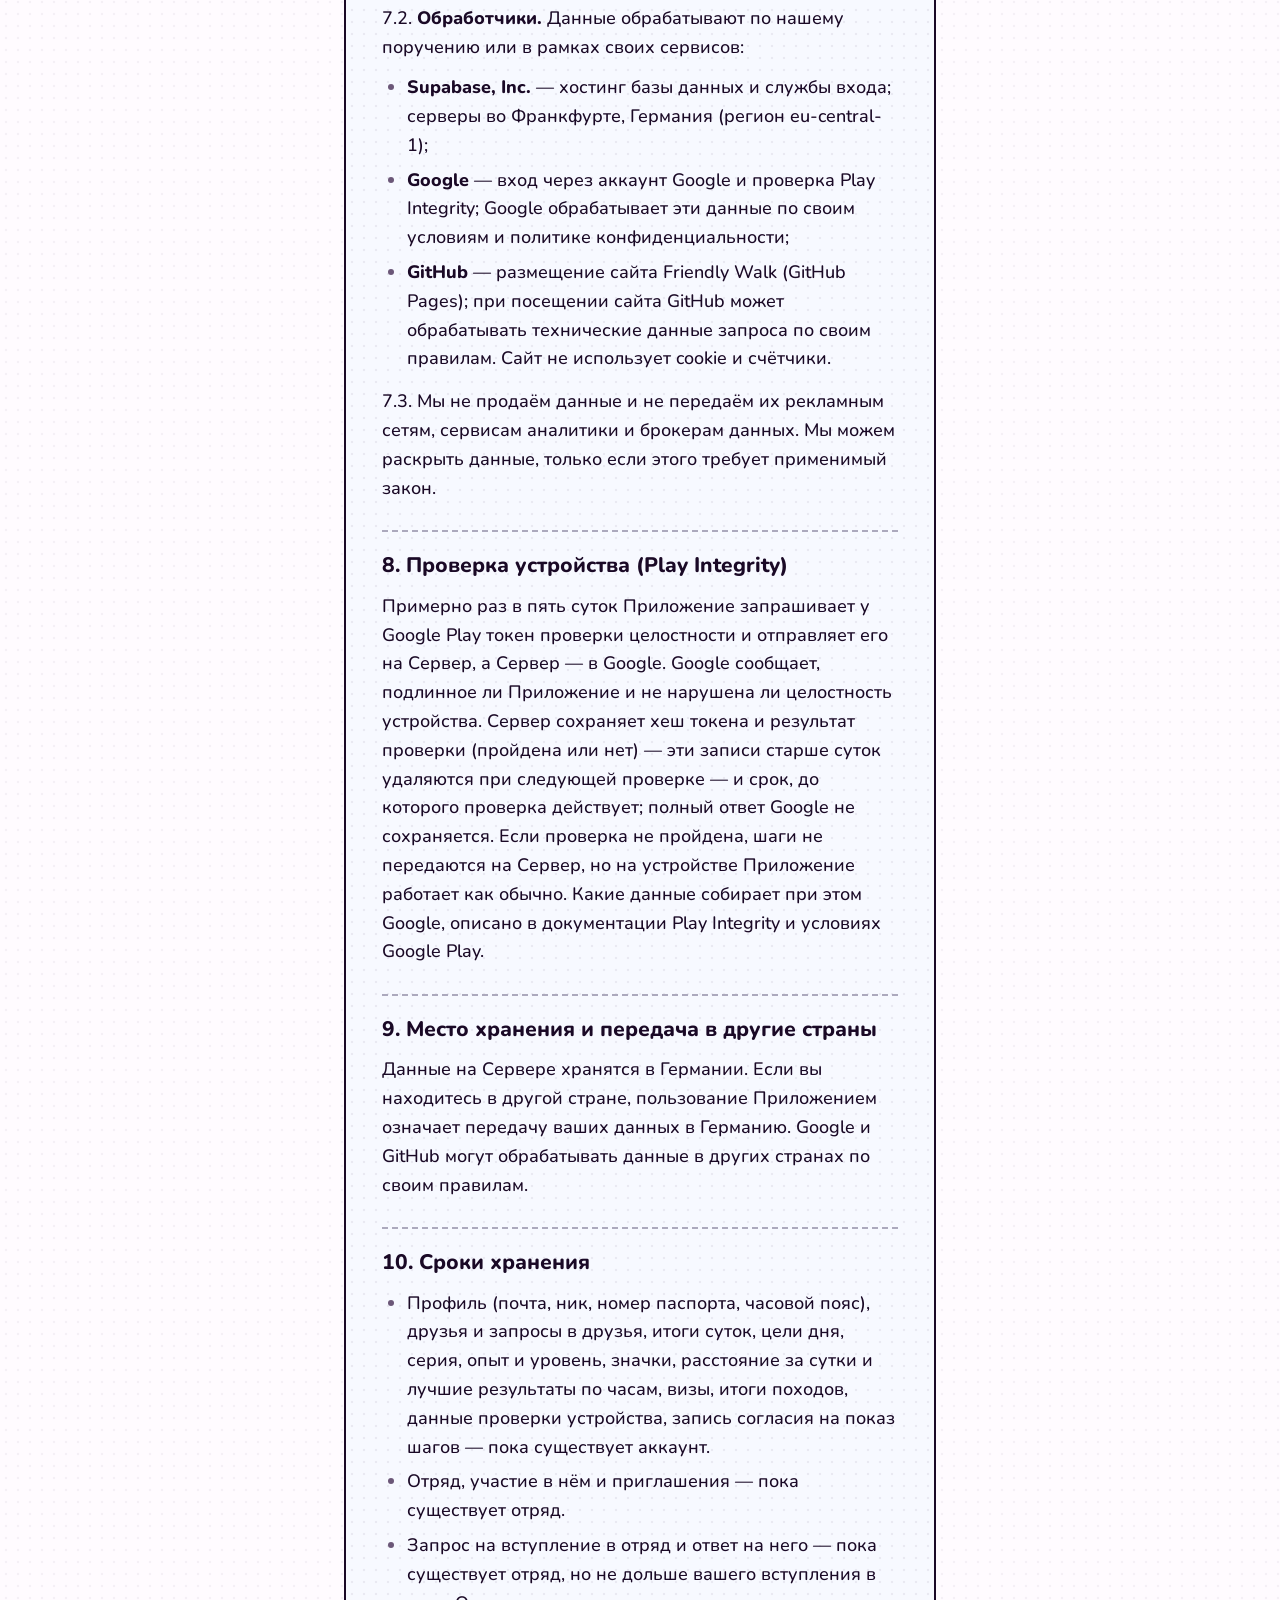
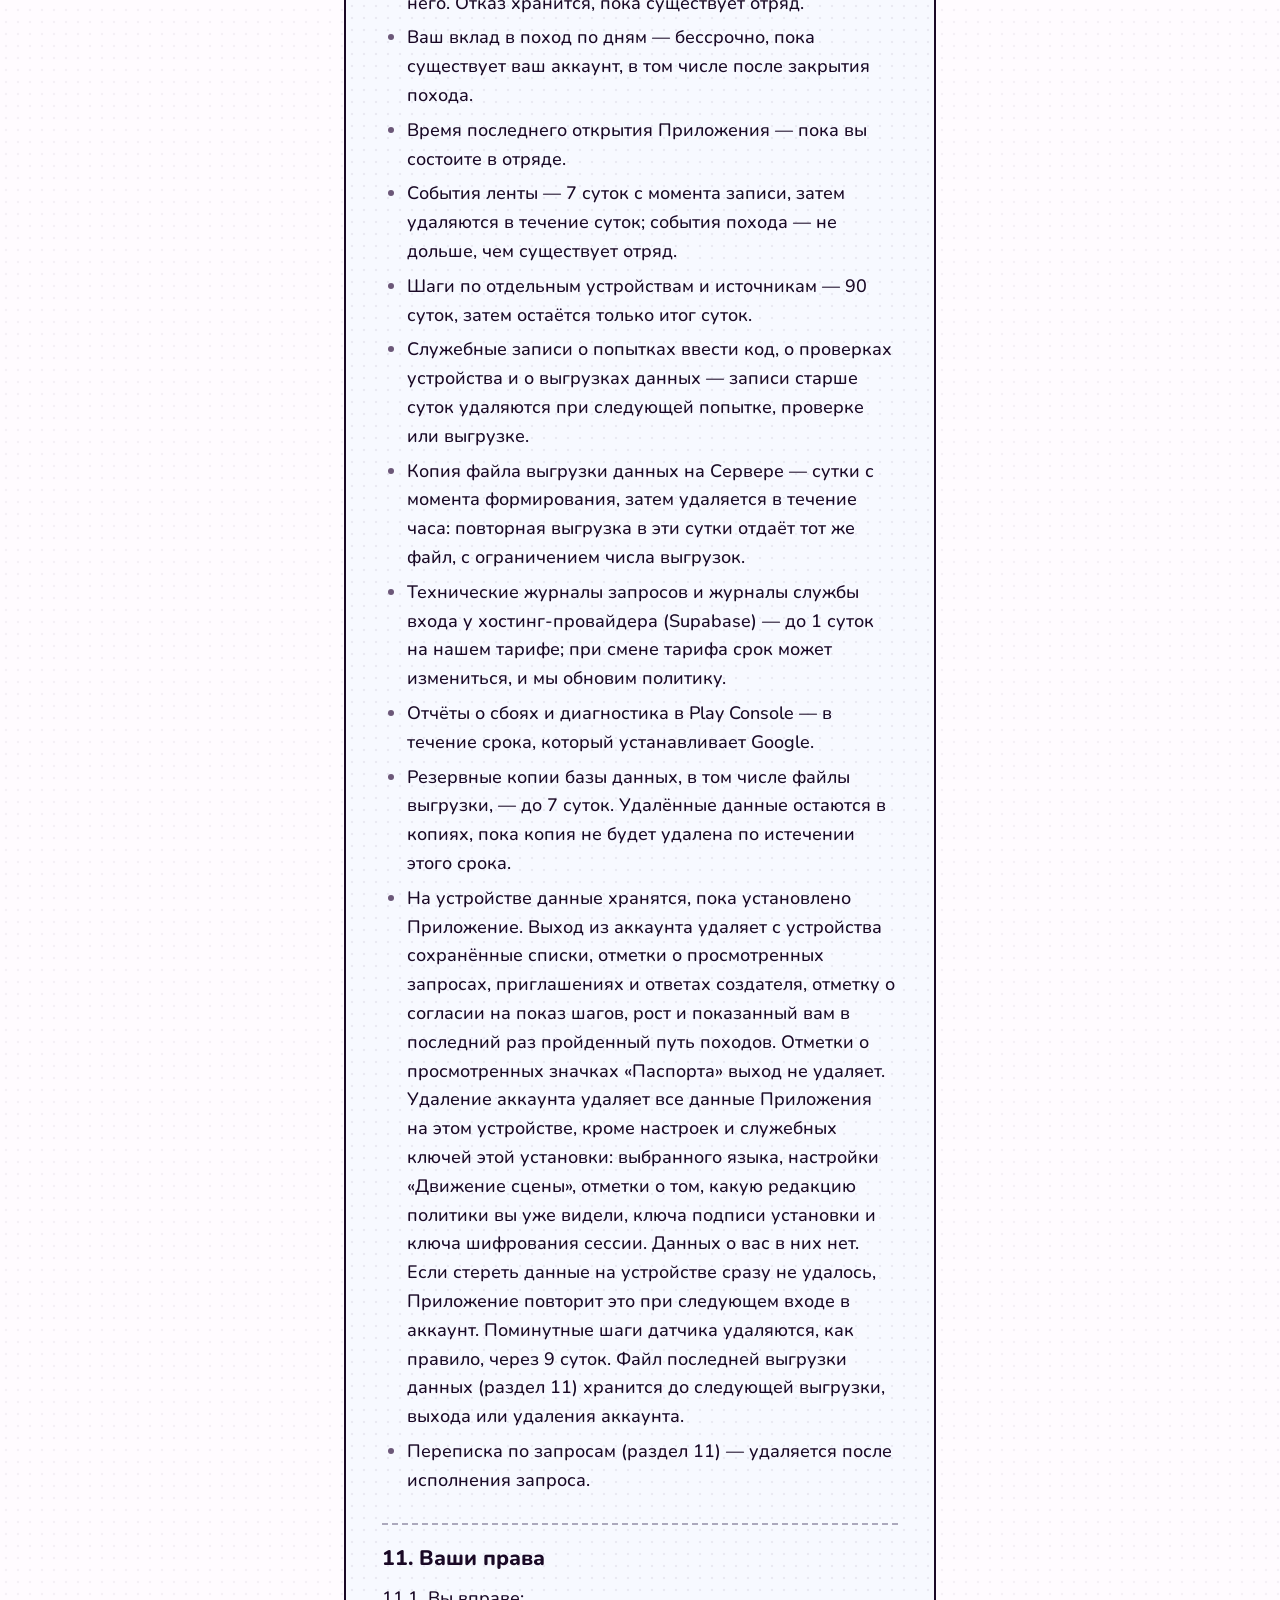
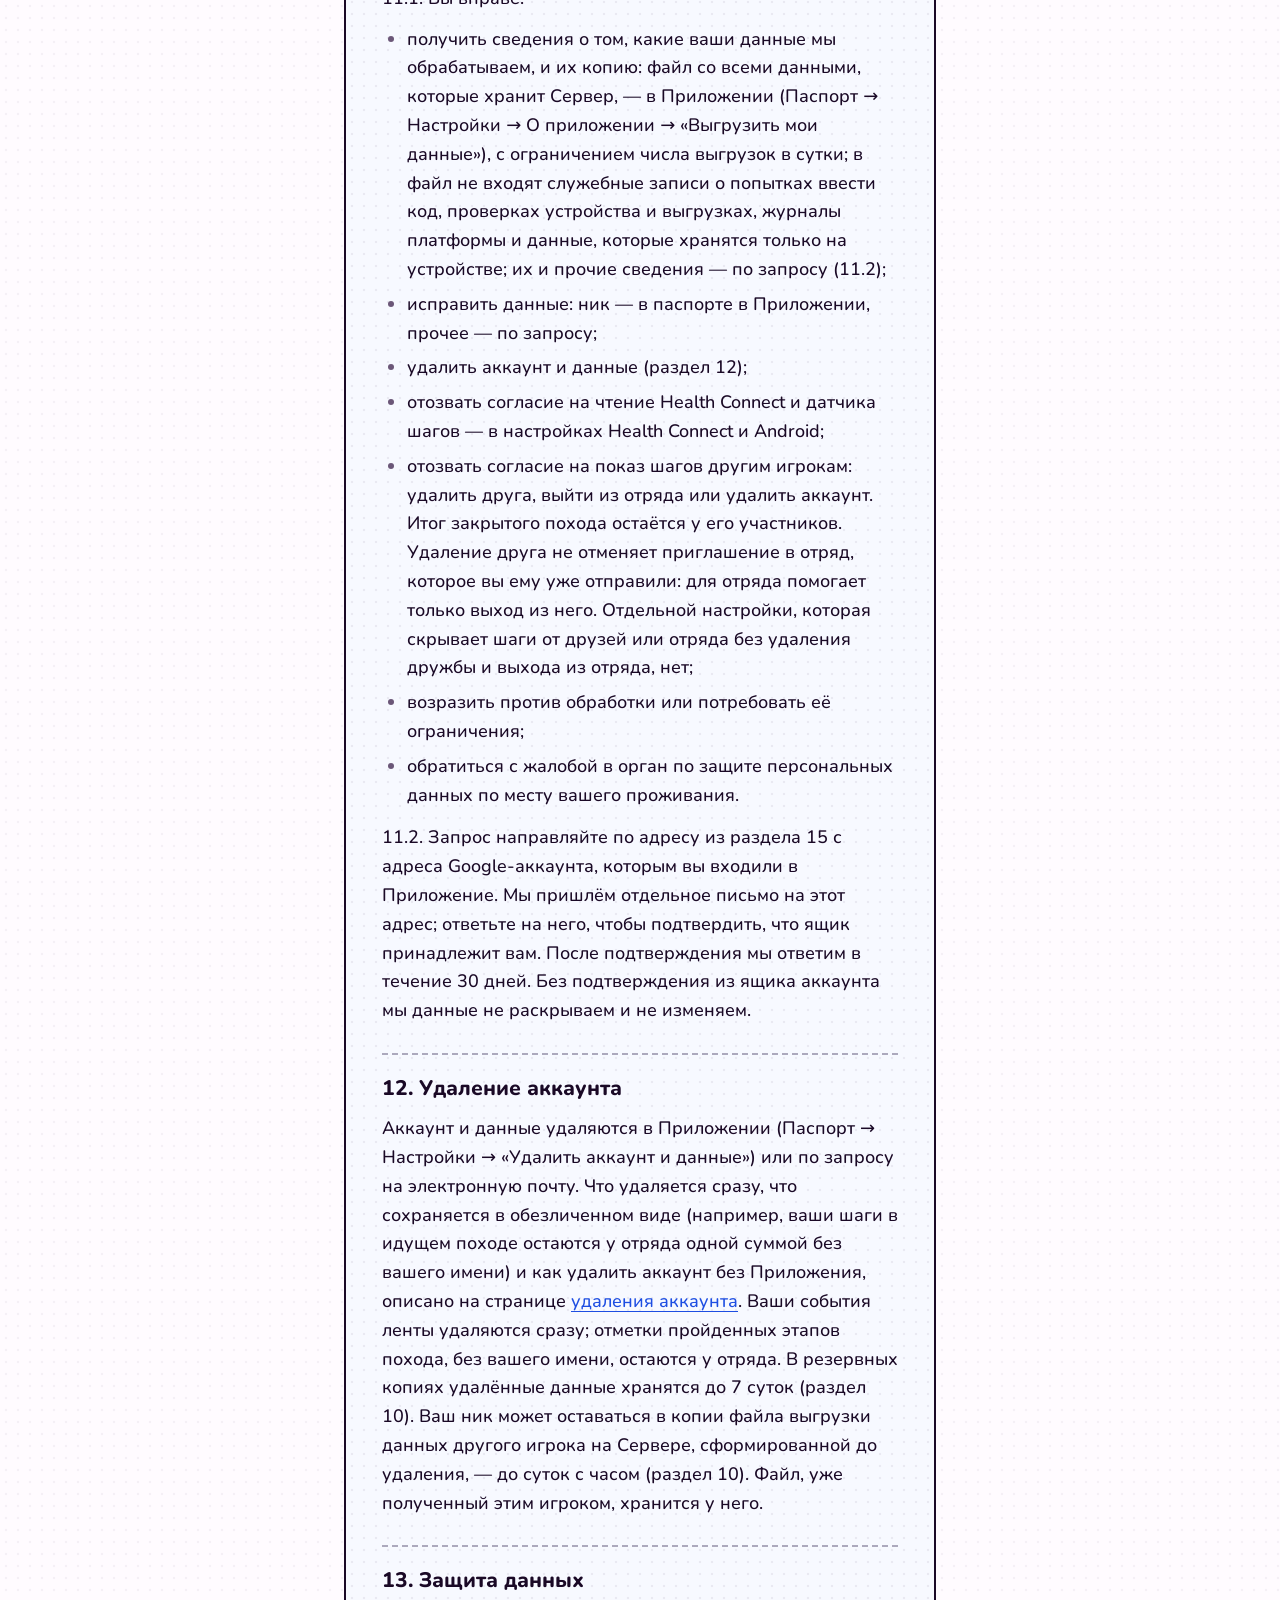
<file: privacy/index.html>
<!doctype html>
<html lang="ru">
<head>
<meta charset="utf-8">
<meta name="viewport" content="width=device-width, initial-scale=1">
<title>Friendly Walk — политика конфиденциальности / Privacy policy</title>
<meta name="description" content="Политика конфиденциальности приложения Friendly Walk: какие данные обрабатываются, зачем, на каком основании, где хранятся, кому видны и как долго. Friendly Walk privacy policy.">
<meta name="color-scheme" content="light dark">
<link rel="icon" href="../favicon.svg" type="image/svg+xml">
<link rel="preload" href="../assets/nunito.ttf" as="font" type="font/ttf" crossorigin>
<link rel="stylesheet" href="../assets/site.css">
</head>
<body>
<header class="site"><a href="../"><img src="../favicon.svg" alt="" width="28" height="28">Friendly Walk</a></header>
<main>
<nav><a href="#ru">Русский</a> · <a href="#en" hreflang="en">English</a></nav>

<section id="ru" class="paper">
<h1>Политика конфиденциальности приложения Friendly Walk</h1>
<p class="quiet">Редакция от 5 ноября 2026 года</p>

<h2>Главное</h2>
<ul>
  <li>Мы обрабатываем данные, чтобы считать ваши шаги и показывать их вам, вашим друзьям и участникам вашего отряда. Кто что видит и как вы на это соглашаетесь, сказано в разделе 7.1.</li>
  <li>На сервер передаются итоги шагов за сутки, а не поминутные записи. Для значков на сервер передаются ещё расстояние за сутки и шаги в некоторые часы каждых суток. Рост и поминутные шаги остаются на устройстве.</li>
  <li>Мы не показываем рекламу, не используем сервисы аналитики и не продаём данные. Данные Health Connect не продаются и не используются для рекламы.</li>
  <li>Аккаунт и данные можно удалить в приложении или по электронной почте — см. <a href="../delete-account/">порядок удаления</a>.</li>
</ul>

<h2>1. Общие положения</h2>
<p>1.1. Настоящая политика описывает, какие данные обрабатываются при использовании мобильного приложения Friendly Walk для Android (далее — «Приложение»), для чего, на каком основании, где они хранятся, кому становятся доступны, как долго хранятся и как вы можете управлять ими.</p>
<p>1.2. Обработку данных организует Friendly Walk (далее — «мы»). Связаться с нами можно по адресу электронной почты <a href="mailto:yatzencko.dan@gmail.com">yatzencko.dan@gmail.com</a> (раздел 15).</p>
<p>1.3. Политика действует для Приложения и для сайта Friendly Walk. Один и тот же текст политики опубликован на сайте и показан в Приложении; при расхождении действует редакция на сайте.</p>
<p>1.4. Пользуясь Приложением, вы подтверждаете, что ознакомились с политикой. Если вы с ней не согласны, не пользуйтесь Приложением; ранее переданные данные вы можете удалить в порядке, указанном в разделе 12.</p>

<h2>2. Термины</h2>
<ul>
  <li><strong>Аккаунт</strong> — учётная запись в Приложении, созданная при входе через аккаунт Google.</li>
  <li><strong>Сервер</strong> — база данных и служба входа Приложения у хостинг-провайдера Supabase (раздел 7).</li>
  <li><strong>Health Connect</strong> — сервис Android, через который приложения с вашего разрешения обмениваются данными о здоровье и физической активности.</li>
  <li><strong>Друг</strong> — игрок, с которым вы взаимно подтвердили дружбу.</li>
  <li><strong>Отряд</strong> — группа игроков, которые вместе идут в поход; <strong>поход</strong> — общая цель отряда по шагам.</li>
  <li><strong>Номер паспорта</strong> — постоянный шестизначный код игрока, по которому его добавляют в друзья.</li>
</ul>

<h2>3. Какие данные мы обрабатываем</h2>
<p>3.1. <strong>Данные, которые вы предоставляете:</strong></p>
<ul>
  <li>адрес электронной почты аккаунта Google — при входе. Имя и фото профиля Google, которые Google передаёт при входе, Сервер удаляет и не хранит;</li>
  <li>ник — вы выбираете его при получении паспорта и можете изменить в паспорте;</li>
  <li>цель дня — выбранное вами число шагов в сутки;</li>
  <li>название отряда, если вы создаёте отряд, и условия похода (место, режим, срок, цель, время старта);</li>
  <li>действия в социальных функциях: запросы в друзья и ответы на них, вступление в отряд и выход из него, приглашения, запросы на вступление в отряд и ответы создателя на них, отзыв запроса и скрытие отказа.</li>
</ul>
<p>3.2. <strong>Данные о шагах</strong> — из Health Connect и датчика шагов устройства (разделы 5 и 6):</p>
<ul>
  <li>итог шагов за каждые сутки — отдельно по источнику (Health Connect, датчик устройства) и по каждому вашему устройству;</li>
  <li>шаги за каждую дату похода в часовом поясе отряда (вклад в поход);</li>
  <li>расстояние за каждые сутки — из Health Connect, если вы это разрешили, или рассчитанное по шагам и росту; не больше предела правдоподобия;</li>
  <li>шаги за каждые сутки, пройденные в часы из условий значков (сейчас 5:00–8:00, 11:00–14:00 и 21:00–24:00 по времени устройства); Сервер хранит из них только наибольшее число на каждый промежуток, без дат.</li>
</ul>
<p>3.3. <strong>Данные, которые создают Приложение и Сервер:</strong></p>
<ul>
  <li>внутренний номер аккаунта, номер паспорта и дата регистрации (дата выдачи паспорта);</li>
  <li>название часового пояса устройства (например, Europe/Moscow) — по нему определяются границы ваших суток; отряд хранит часовой пояс своего создателя. Часовой пояс указывает на регион, где вы находитесь, поэтому в разделе «Безопасность данных» Google Play он объявлен как приблизительное местоположение;</li>
  <li>рассчитанные Сервером итог суток, серия, опыт и уровень, сумма шагов, шаги лучших суток, полученные значки;</li>
  <li>события ленты — виза, серия, значок, вымпел первого места в соревновании, вступление в отряд, пройденный этап и шаги за дату похода — со временем, когда Сервер их записал;</li>
  <li>дата начала дружбы, время вступления в отряд, время последнего открытия Приложения, пока вы состоите в отряде;</li>
  <li>запись вашего согласия на показ шагов другим игрокам: номер редакции текста, с которым вы согласились, и время, когда Сервер принял согласие;</li>
  <li>визы (место, дата, шаги, название отряда, занятое место в соревновании) и итоги походов с вкладом каждого участника по дням;</li>
  <li>данные проверки устройства: случайный номер установки, который Приложение создаёт само (это не номер телефона и не аппаратный идентификатор устройства), ключ подписи этой установки, срок действия проверки, время последней отправки, хеш токена Play Integrity и результат проверки (раздел 8);</li>
  <li>служебные записи о попытках ввести номер паспорта или код отряда — для защиты от перебора.</li>
</ul>
<p>3.4. <strong>Данные, которые остаются только на устройстве</strong> и на Сервер не передаются: рост, поминутные шаги датчика, записи Health Connect, сохранённые списки друзей, отряда, виз, истории походов и запросов на вступление в отряд (у создателя отряда в списке хранятся ник и уровень каждого запросившего, дружит ли он с создателем и как пришёл запрос, а если запрос пришёл по приглашению участника, хранится и ник пригласившего), а также отметки о том, какие запросы, приглашения и ответы создателя на ваши запросы вы уже видели: по ним гаснет точка на вкладке «Вместе». Отметки о том, какие из ваших значков вы уже видели, тоже хранятся на устройстве: по ним гаснет точка на вкладке «Паспорт». Для каждого похода на устройстве хранится и пройденный путь, который Приложение показало вам в последний раз: когда вы снова видите поход, путь на экране догоняет пройденное с этого места. На устройстве хранится и отметка о вашем согласии на показ шагов другим игрокам: с какой редакцией текста вы согласились, отправлено ли согласие на Сервер и показано ли вам окно согласия. Если расстояние рассчитано по шагам и росту, по нему и числу шагов можно приблизительно определить длину вашего шага.</p>
<p>3.5. <strong>Журналы сбоев и диагностика:</strong></p>
<ul>
  <li>отчёты о сбоях и зависаниях Приложения и технические показатели его работы (модель устройства, версия Android и Приложения, состояние Приложения в момент сбоя) — их собирает Google Play и показывает нам в Play Console, если на устройстве включена отправка диагностики в Google;</li>
  <li>технические журналы запросов к Серверу (IP-адрес, время, адрес и результат запроса) и журналы службы входа (события входа и выхода, в том числе сведения профиля Google, переданные при входе) — их ведёт хостинг-провайдер Supabase.</li>
</ul>
<p>3.6. <strong>Мы не собираем</strong> местоположение по GPS или сети, контакты, фото, сообщения, платёжные данные, рекламный идентификатор и аппаратные идентификаторы устройства. В Приложении нет кода рекламных сетей, сервисов аналитики и собственных отчётов о сбоях.</p>

<h2>4. Цели и основания обработки</h2>
<ul>
  <li><strong>Вход и аккаунт</strong> (почта, номер аккаунта, ник) — необходимость для предоставления Приложения, которым вы решили пользоваться.</li>
  <li><strong>Подсчёт и показ шагов, цели, серии, уровня, значков</strong> (данные о шагах и расстояние, цель, часовой пояс) — необходимость для предоставления Приложения; чтение Health Connect и датчика — на основании вашего согласия, которое вы даёте в системном окне разрешений Android после того, как Приложение объяснит, что оно читает.</li>
  <li><strong>Друзья, отряды, походы, визы, лента</strong> (ник, уровень, шаги, вклад, время последнего открытия) — необходимость для предоставления социальных функций, которые вы используете. Как вы соглашаетесь на показ шагов другим игрокам, сказано в 7.1.</li>
  <li><strong>Защита от подделки шагов и злоупотреблений</strong> (проверка устройства, Play Integrity, служебные записи о попытках, предел шагов за сутки, технические журналы) — наш законный интерес в честной совместной игре и защите других игроков.</li>
  <li><strong>Поиск и исправление сбоев</strong> (журналы сбоев и диагностика, технические журналы) — наш законный интерес в исправной работе Приложения.</li>
  <li><strong>Ответы на обращения</strong> (адрес почты и переписка) — ваш запрос.</li>
</ul>
<p>Согласие на чтение Health Connect и датчика можно отозвать в любой момент (разделы 5, 6, 11); отзыв не влияет на обработку, проведённую до него. Мы не принимаем решений, имеющих для вас юридические последствия, исключительно автоматически: Сервер лишь рассчитывает игровые показатели.</p>

<h2>5. Health Connect</h2>
<p>5.1. Приложение — шагомер и относится к категории «Активность и фитнес». С вашего разрешения оно читает из Health Connect:</p>
<ul>
  <li><strong>шаги</strong> — основная мера игры: «Сегодня», история, цель дня, серия, уровень, вклад в поход, отметка «отстаёт от отряда»;</li>
  <li><strong>расстояние</strong> — по желанию; используется для показа на устройстве и для значков расстояния: расстояние за сутки передаётся на Сервер. Без этого разрешения расстояние рассчитывается по шагам и росту;</li>
  <li><strong>данные в фоновом режиме</strong> — чтобы друзья и отряд видели ваши шаги, даже когда Приложение закрыто (7.1). Примерно раз в час, при подключении к сети и не низком заряде, Приложение читает итоги шагов (и расстояние, если оно разрешено) и отправляет на Сервер итоги шагов, расстояние за сутки и шаги в часы значков. Android может откладывать фоновую работу.</li>
</ul>
<p>5.2. Других данных Health Connect Приложение не читает и ничего в Health Connect не записывает.</p>
<p>5.3. Шаги читаются начиная с дня регистрации. При входе в ранее созданный аккаунт на новом устройстве Приложение читает Health Connect не глубже 30 суток назад, но на Сервер передаются только шаги с дня регистрации.</p>
<p>5.4. На Сервер из данных Health Connect передаются только итоги шагов за сутки, расстояние за сутки, шаги в часы значков за каждые сутки и вклад в поход по датам.</p>
<p>5.5. Данные Health Connect мы не продаём и не используем для рекламы, в том числе персонализированной; не передаём их организациям, кроме обработчиков, которые хранят данные по нашему поручению (7.2), и в том числе не передаём рекламным платформам, брокерам данных и перепродавцам информации; не используем для оценки кредитоспособности или в целях страхования. Использование данных, полученных из Health Connect, соответствует политике разрешений Health Connect, включая требования Limited Use. Ваши шаги, в том числе из Health Connect, видят другие игроки в объёме и на условиях раздела 7.1; это часть игры, а не продажа и не передача организациям.</p>
<p>5.6. Отозвать доступ можно в любой момент в настройках Health Connect. После отзыва Приложение перестаёт читать данные Health Connect; уже переданные итоги остаются на Сервере до удаления аккаунта.</p>

<h2>6. Датчик шагов устройства</h2>
<p>С разрешения «Физическая активность» Приложение считает шаги датчиком устройства, пока открыт экран Приложения, — для живого счёта и как запасной источник на устройствах без Health Connect. Поминутные шаги датчика хранятся на устройстве; на Сервер передаются только итог суток от датчика как отдельный источник и шаги в часы значков (3.2). Итог суток от датчика может оказаться тем числом шагов, которое видят другие игроки (7.1). Разрешение можно отозвать в настройках Android.</p>

<h2>7. Кому доступны данные</h2>
<p>7.1. <strong>Другим игрокам — в объёме социальных функций.</strong></p>
<p>Перед первым запросом разрешений заявка на паспорт показывает, кто что видит, и без вашего согласия заявку не подать. Если вы начали играть раньше, ваши шаги уже видят ваши друзья и участники ваших отрядов, а Приложение покажет то же описание в отдельном окне. Закрытие этого окна без согласия показ не прекращает: прекратить его можно только способами из раздела 11. Рядом с каждой кнопкой вступления в отряд или соревнование сказано, что увидят другие, и нажатие этой кнопки означает согласие.</p>
<ul>
  <li><strong>Никто из игроков</strong> не видит вашу почту, рост, расстояние, лучшие результаты по часам, поминутные шаги и итоги по отдельным источникам и устройствам.</li>
  <li><strong>Всякий, кому Приложение показывает ваш ник</strong> (кто именно — ниже в этом разделе), видит также ваш уровень. <strong>Друзья и участники вашего отряда</strong> видят и полученные вами значки со временем получения: по нему можно приблизительно узнать день, когда вы впервые выполнили условие значка. Значок показывает, что выполнено его условие: например, что ваши шаги за лучшие сутки, сумма шагов с начала игры, лучшая серия, число виз или друзей не меньше указанного в значке, что хотя бы однажды вы прошли не меньше указанного числа шагов в определённые часы (рано утром, днём, поздно вечером) по времени вашего устройства или не меньше указанного расстояния за сутки либо с начала игры.</li>
  <li><strong>Друзья</strong> видят ник, уровень и звание, номер паспорта, дату выдачи паспорта, дату начала дружбы, шаги и цель дня за сегодня, текущую и лучшую серию, сумму шагов с дня регистрации, шаги лучших суток (без даты) и визы: место, дату, шаги, название отряда, признак своих правил и занятое место в соревновании. Даты друзья видят в своём часовом поясе; сравнивая пояса, можно приблизительно определить час вашей регистрации. Друзья видят и ленту ваших событий — визы и вымпелы первого места в соревновании с числом шагов, серии, значки — со временем, когда Сервер их записал. После прекращения дружбы бывший друг ваши визы и ленту не видит.</li>
  <li><strong>Отправитель запроса в друзья</strong> — любой, кому известен ваш номер паспорта, — видит ваш ник и уровень до того, как вы ответите на запрос. Если вы создали соревнование только для друзей, запрос вам может отправить и любой, кому известен код его отряда: такой запрос отправляет Сервер, а ваш номер паспорта отправителю не показывается. Вы видите ник и уровень отправителя.</li>
  <li><strong>Участники отряда</strong>, в том числе вступившие по коду и не являющиеся вашими друзьями, видят ваш ник и уровень, точное время последнего открытия Приложения («в сети»), отметки «отстаёт от отряда» и «на привале», ваш вклад в поход за всё время и за сегодня, в соревновании ваше текущее место и день, когда вы дошли до цели, а также открыт ли отряд для друзей создателя и кем; в ленте похода — вступление участников, пройденные этапы и шаги участников за дату похода со временем, когда Сервер их записал. Вышедший из отряда ленту похода не видит. По времени старта и границам дат похода участники могут определить часовой пояс отряда — пояс его создателя. Любой, кому известен код отряда, может вступить в него, пока есть свободные места, и получить те же сведения. Если свободных мест нет, он может отправить запрос создателю отряда. В соревнование только для друзей создателя по коду вступают только его друзья; остальные, кому известен код, видят ник создателя.</li>
  <li><strong>Приглашённый в отряд</strong> видит название отряда, число мест и участников, ник и уровень пригласившего, условия похода (место, режим, срок, цель, время старта) и процент пройденного пути, а также спит ли отряд и, если спит, когда он закроется. В отряде из одного участника процент пути равен его собственному прогрессу. По приглашению он также узнаёт, может ли он вступить или отправить запрос. Так он может понять, что в отряде нет свободных мест, что отряд не принимает запросы или что чьи-то запросы уже ждут ответа. Приглашение действует, пока существует отряд, в том числе после прекращения дружбы.</li>
  <li><strong>Друзья создателя открытого отряда</strong> видят то же, что приглашённый (ник и уровень — создателя), и могут вступить без приглашения. По времени старта приглашённый и друг создателя могут определить часовой пояс создателя.</li>
  <li><strong>Создатель отряда</strong>, в который вы отправили запрос на вступление, пока запрос ждёт ответа, видит ваш ник и уровень, дружите ли вы с ним и как пришёл запрос: по коду отряда, через открытый отряд или по приглашению участника, а если запрос пришёл по приглашению участника, создатель видит и ник пригласившего. Если друг отправит запрос по вашему приглашению, создатель увидит ваш ник. Пока создатель не согласился, вступающий по коду видит только название отряда; после согласия он видит то же, что приглашённый. Если создатель откажет, вступающий видит только название отряда и сам отказ.</li>
  <li><strong>Участники похода на момент его закрытия</strong> получают итог похода: ники, вклад каждого участника по дням, отметку «Каждый день в пути», а в соревновании место и день финиша каждого. Каждый из них хранит итог, пока существует его аккаунт.</li>
</ul>
<p>7.2. <strong>Обработчики.</strong> Данные обрабатывают по нашему поручению или в рамках своих сервисов:</p>
<ul>
  <li><strong>Supabase, Inc.</strong> — хостинг базы данных и службы входа; серверы во Франкфурте, Германия (регион eu-central-1);</li>
  <li><strong>Google</strong> — вход через аккаунт Google и проверка Play Integrity; Google обрабатывает эти данные по своим условиям и политике конфиденциальности;</li>
  <li><strong>GitHub</strong> — размещение сайта Friendly Walk (GitHub Pages); при посещении сайта GitHub может обрабатывать технические данные запроса по своим правилам. Сайт не использует cookie и счётчики.</li>
</ul>
<p>7.3. Мы не продаём данные и не передаём их рекламным сетям, сервисам аналитики и брокерам данных. Мы можем раскрыть данные, только если этого требует применимый закон.</p>

<h2>8. Проверка устройства (Play Integrity)</h2>
<p>Примерно раз в пять суток Приложение запрашивает у Google Play токен проверки целостности и отправляет его на Сервер, а Сервер — в Google. Google сообщает, подлинное ли Приложение и не нарушена ли целостность устройства. Сервер сохраняет хеш токена и результат проверки (пройдена или нет) — эти записи старше суток удаляются при следующей проверке — и срок, до которого проверка действует; полный ответ Google не сохраняется. Если проверка не пройдена, шаги не передаются на Сервер, но на устройстве Приложение работает как обычно. Какие данные собирает при этом Google, описано в документации Play Integrity и условиях Google Play.</p>

<h2>9. Место хранения и передача в другие страны</h2>
<p>Данные на Сервере хранятся в Германии. Если вы находитесь в другой стране, пользование Приложением означает передачу ваших данных в Германию. Google и GitHub могут обрабатывать данные в других странах по своим правилам.</p>

<h2>10. Сроки хранения</h2>
<ul>
  <li>Профиль (почта, ник, номер паспорта, часовой пояс), друзья и запросы в друзья, итоги суток, цели дня, серия, опыт и уровень, значки, расстояние за сутки и лучшие результаты по часам, визы, итоги походов, данные проверки устройства, запись согласия на показ шагов — пока существует аккаунт.</li>
  <li>Отряд, участие в нём и приглашения — пока существует отряд.</li>
  <li>Запрос на вступление в отряд и ответ на него — пока существует отряд, но не дольше вашего вступления в него. Отказ хранится, пока существует отряд.</li>
  <li>Ваш вклад в поход по дням — бессрочно, пока существует ваш аккаунт, в том числе после закрытия похода.</li>
  <li>Время последнего открытия Приложения — пока вы состоите в отряде.</li>
  <li>События ленты — 7 суток с момента записи, затем удаляются в течение суток; события похода — не дольше, чем существует отряд.</li>
  <li>Шаги по отдельным устройствам и источникам — 90 суток, затем остаётся только итог суток.</li>
  <li>Служебные записи о попытках ввести код, о проверках устройства и о выгрузках данных — записи старше суток удаляются при следующей попытке, проверке или выгрузке.</li>
  <li>Копия файла выгрузки данных на Сервере — сутки с момента формирования, затем удаляется в течение часа: повторная выгрузка в эти сутки отдаёт тот же файл, с ограничением числа выгрузок.</li>
  <li>Технические журналы запросов и журналы службы входа у хостинг-провайдера (Supabase) — до 1 суток на нашем тарифе; при смене тарифа срок может измениться, и мы обновим политику.</li>
  <li>Отчёты о сбоях и диагностика в Play Console — в течение срока, который устанавливает Google.</li>
  <li>Резервные копии базы данных, в том числе файлы выгрузки, — до 7 суток. Удалённые данные остаются в копиях, пока копия не будет удалена по истечении этого срока.</li>
  <li>На устройстве данные хранятся, пока установлено Приложение. Выход из аккаунта удаляет с устройства сохранённые списки, отметки о просмотренных запросах, приглашениях и ответах создателя, отметку о согласии на показ шагов, рост и показанный вам в последний раз пройденный путь походов. Отметки о просмотренных значках «Паспорта» выход не удаляет. Удаление аккаунта удаляет все данные Приложения на этом устройстве, кроме настроек и служебных ключей этой установки: выбранного языка, настройки «Движение сцены», отметки о том, какую редакцию политики вы уже видели, ключа подписи установки и ключа шифрования сессии. Данных о вас в них нет. Если стереть данные на устройстве сразу не удалось, Приложение повторит это при следующем входе в аккаунт. Поминутные шаги датчика удаляются, как правило, через 9 суток. Файл последней выгрузки данных (раздел 11) хранится до следующей выгрузки, выхода или удаления аккаунта.</li>
  <li>Переписка по запросам (раздел 11) — удаляется после исполнения запроса.</li>
</ul>

<h2>11. Ваши права</h2>
<p>11.1. Вы вправе:</p>
<ul>
  <li>получить сведения о том, какие ваши данные мы обрабатываем, и их копию: файл со всеми данными, которые хранит Сервер, — в Приложении (Паспорт → Настройки → О приложении → «Выгрузить мои данные»), с ограничением числа выгрузок в сутки; в файл не входят служебные записи о попытках ввести код, проверках устройства и выгрузках, журналы платформы и данные, которые хранятся только на устройстве; их и прочие сведения — по запросу (11.2);</li>
  <li>исправить данные: ник — в паспорте в Приложении, прочее — по запросу;</li>
  <li>удалить аккаунт и данные (раздел 12);</li>
  <li>отозвать согласие на чтение Health Connect и датчика шагов — в настройках Health Connect и Android;</li>
  <li>отозвать согласие на показ шагов другим игрокам: удалить друга, выйти из отряда или удалить аккаунт. Итог закрытого похода остаётся у его участников. Удаление друга не отменяет приглашение в отряд, которое вы ему уже отправили: для отряда помогает только выход из него. Отдельной настройки, которая скрывает шаги от друзей или отряда без удаления дружбы и выхода из отряда, нет;</li>
  <li>возразить против обработки или потребовать её ограничения;</li>
  <li>обратиться с жалобой в орган по защите персональных данных по месту вашего проживания.</li>
</ul>
<p>11.2. Запрос направляйте по адресу из раздела 15 с адреса Google-аккаунта, которым вы входили в Приложение. Мы пришлём отдельное письмо на этот адрес; ответьте на него, чтобы подтвердить, что ящик принадлежит вам. После подтверждения мы ответим в течение 30 дней. Без подтверждения из ящика аккаунта мы данные не раскрываем и не изменяем.</p>

<h2>12. Удаление аккаунта</h2>
<p>Аккаунт и данные удаляются в Приложении (Паспорт → Настройки → «Удалить аккаунт и данные») или по запросу на электронную почту. Что удаляется сразу, что сохраняется в обезличенном виде (например, ваши шаги в идущем походе остаются у отряда одной суммой без вашего имени) и как удалить аккаунт без Приложения, описано на странице <a href="../delete-account/">удаления аккаунта</a>. Ваши события ленты удаляются сразу; отметки пройденных этапов похода, без вашего имени, остаются у отряда. В резервных копиях удалённые данные хранятся до 7 суток (раздел 10). Ваш ник может оставаться в копии файла выгрузки данных другого игрока на Сервере, сформированной до удаления, — до суток с часом (раздел 10). Файл, уже полученный этим игроком, хранится у него.</p>

<h2>13. Защита данных</h2>
<ul>
  <li>Соединения с Сервером — только по HTTPS; незашифрованные соединения в Приложении запрещены.</li>
  <li>Сессия входа хранится на устройстве в зашифрованном виде, ключом Android Keystore.</li>
  <li>Доступ к данным на Сервере ограничен правилами доступа базы данных: каждый игрок получает только сведения, перечисленные в разделе 7.</li>
  <li>Итог суток и уровень, которые видят другие, рассчитывает Сервер. Вклад в поход измеряет устройство, а Сервер ограничивает его итогом суток и пределом шагов за сутки.</li>
  <li>Данные Приложения не попадают в системную резервную копию Android и не переносятся на новое устройство.</li>
</ul>
<p>Ни один способ передачи и хранения не обеспечивает абсолютной защиты, но мы применяем перечисленные меры, чтобы снизить риски.</p>

<h2>14. Дети</h2>
<p>Приложение предназначено для пользователей от 13 лет. Мы не собираем сознательно данные детей младше 13 лет. Если вам стало известно, что аккаунт создал ребёнок младше 13 лет, напишите нам по адресу из раздела 15; аккаунт можно удалить в порядке раздела 12.</p>

<h2>15. Изменения политики и контакты</h2>
<p>15.1. О существенных изменениях — если мы начнём обрабатывать новые виды данных или у данных появятся новые получатели — мы сообщим отдельным окном в Приложении. Об остальных изменениях говорит новая дата редакции в начале политики.</p>
<p>15.2. Вопросы о данных и запросы по разделу 11 направляйте на <a href="mailto:yatzencko.dan@gmail.com?subject=Friendly%20Walk%20%E2%80%94%20%D0%B4%D0%B0%D0%BD%D0%BD%D1%8B%D0%B5">yatzencko.dan@gmail.com</a>.</p>
</section>

<hr>

<section id="en" lang="en" class="paper">
<h1>Friendly Walk privacy policy</h1>
<p class="quiet">Version of 5 November 2026</p>

<h2>Key points</h2>
<ul>
  <li>We process data to count your steps and show them to you, your friends and the members of your party. Who sees what and how you agree to it is described in 7.1.</li>
  <li>Daily step totals go to the server, not minute-by-minute records. For badges, daily distance and your steps in certain hours of each day also go to the server. Height and per-minute steps stay on the device.</li>
  <li>We show no ads, use no analytics services and don’t sell data. Health Connect data is not sold and is not used for advertising.</li>
  <li>You can delete your account and data in the app or by email — see the <a href="../delete-account/#en">deletion procedure</a>.</li>
</ul>

<h2>1. General</h2>
<p>1.1. This policy describes what data is processed when you use the Friendly Walk mobile app for Android (the “App”), for what purposes, on what grounds, where it is stored, who can access it, how long it is kept and how you can control it.</p>
<p>1.2. Data processing is organized by Friendly Walk (“we”). You can contact us by email at <a href="mailto:yatzencko.dan@gmail.com">yatzencko.dan@gmail.com</a> (section 15).</p>
<p>1.3. This policy applies to the App and to the Friendly Walk website. The same text is published on the website and shown in the App; if they differ, the version on the website prevails.</p>
<p>1.4. By using the App, you confirm that you have read this policy. If you don’t agree with it, don’t use the App; you can delete data already sent as described in section 12.</p>

<h2>2. Definitions</h2>
<ul>
  <li><strong>Account</strong> — your App account, created when you sign in with a Google account.</li>
  <li><strong>Server</strong> — the App’s database and sign-in service hosted by Supabase (section 7).</li>
  <li><strong>Health Connect</strong> — an Android service through which apps, with your permission, exchange health and physical activity data.</li>
  <li><strong>Friend</strong> — a player with whom you have mutually confirmed friendship.</li>
  <li><strong>Party</strong> — a group of players walking a hike together; a <strong>hike</strong> is the party’s shared step goal.</li>
  <li><strong>Passport number</strong> — a player’s permanent six-character code used to add them as a friend.</li>
</ul>

<h2>3. What data we process</h2>
<p>3.1. <strong>Data you provide:</strong></p>
<ul>
  <li>your Google account email address — when you sign in. The Server deletes and does not store the name and photo from your Google profile that Google passes at sign-in;</li>
  <li>your nickname — you choose it when you get your passport and can change it in your passport;</li>
  <li>your daily goal — the number of steps per day you choose;</li>
  <li>a party name, if you create a party, and hike settings (place, mode, duration, goal, start time);</li>
  <li>your actions in social features: friend requests and responses, joining and leaving parties, invitations, requests to join a party and the creator’s responses to them, withdrawing a request and hiding a refusal.</li>
</ul>
<p>3.2. <strong>Step data</strong> — from Health Connect and the device’s step sensor (sections 5 and 6):</p>
<ul>
  <li>the step total for each day — separately for each source (Health Connect, device sensor) and for each of your devices;</li>
  <li>steps for each hike date in the party’s time zone (hike contribution);</li>
  <li>distance for each day — from Health Connect if you allowed it, or estimated from steps and height; no more than the plausibility limit;</li>
  <li>steps walked on each day in the hours named in badge conditions (currently 5:00–8:00, 11:00–14:00 and 21:00–24:00 device time); the Server keeps only the largest number per period, without dates.</li>
</ul>
<p>3.3. <strong>Data created by the App and the Server:</strong></p>
<ul>
  <li>an internal account number, your passport number and sign-up date (passport issue date);</li>
  <li>your device’s time zone name (for example, Europe/Berlin), which sets where your day ends; a party stores its creator’s time zone. A time zone points to the region you are in, so in Google Play’s Data safety section it is declared as approximate location;</li>
  <li>values calculated by the Server: daily total, streak, XP and level, total steps, steps on your best day, badges you have earned;</li>
  <li>feed events — a visa, a streak, a badge, a first-place pennant in a competition, joining a party, a stage reached and steps for a hike date — with the time the Server recorded them;</li>
  <li>the date a friendship began, when you joined a party, and when you last opened the App while you are in a party;</li>
  <li>a record of your consent to show your steps to other players: the version number of the text you agreed to and the time the Server received your consent;</li>
  <li>visas (place, date, steps, party name, your place in a competition) and hike results with each member’s daily contribution;</li>
  <li>device check data: a random install number the App creates itself (not your phone number or a hardware device identifier), this install’s signing key, how long the check is valid, when steps were last sent, a hash of the Play Integrity token and the check result (section 8);</li>
  <li>service records of attempts to enter a passport number or party code — to prevent guessing.</li>
</ul>
<p>3.4. <strong>Data that stays on the device only</strong> and is not sent to the Server: height, per-minute sensor steps, Health Connect records, saved lists of friends, your party, visas, hike history and requests to join a party (a party creator’s list keeps the nickname and level of each person who asked, whether they are friends with the creator and how the request came, and if the request came by a member’s invitation, the list also keeps the inviter’s nickname), and marks of which requests, invitations and creator’s responses to your requests you have already seen, which clear the dot on the “Together” tab. Marks of which of your badges you have already seen are kept on the device too: they clear the dot on the “Passport” tab. For each hike, the device also keeps the completed part of the path that the App last showed you: when you see the hike again, the path on screen catches up with the progress from that point. The device also keeps a mark of your consent to show your steps to other players: which version of the text you agreed to, whether the consent has been sent to the Server and whether the consent sheet has been shown to you. If distance is estimated from steps and height, your approximate step length can be worked out from it and your step count.</p>
<p>3.5. <strong>Crash logs and diagnostics:</strong></p>
<ul>
  <li>reports of App crashes and freezes and technical performance data (device model, Android and App version, the App’s state at the moment of the crash) — collected by Google Play and shown to us in Play Console if sending diagnostics to Google is turned on on the device;</li>
  <li>technical logs of requests to the Server (IP address, time, request address and result) and sign-in service logs (sign-in and sign-out events, including the Google profile details passed at sign-in) — kept by our hosting provider Supabase.</li>
</ul>
<p>3.6. <strong>We do not collect</strong> GPS or network location, contacts, photos, messages, payment data, the advertising ID or hardware device identifiers. The App contains no code from ad networks, analytics services or its own crash reporting.</p>

<h2>4. Purposes and grounds for processing</h2>
<ul>
  <li><strong>Sign-in and account</strong> (email, account number, nickname) — necessary to provide the App you chose to use.</li>
  <li><strong>Counting and showing steps, goal, streak, level, badges</strong> (step data and distance, goal, time zone) — necessary to provide the App; reading Health Connect and the sensor is based on your consent, given in the Android permission dialog after the App explains what it reads.</li>
  <li><strong>Friends, parties, hikes, visas, feed</strong> (nickname, level, steps, contribution, last-opened time) — necessary to provide the social features you use. How you agree to showing your steps to other players is described in 7.1.</li>
  <li><strong>Protection against faked steps and abuse</strong> (device check, Play Integrity, service records of attempts, the daily step cap, technical logs) — our legitimate interest in fair cooperative play and protecting other players.</li>
  <li><strong>Finding and fixing crashes</strong> (crash logs and diagnostics, technical logs) — our legitimate interest in the App working properly.</li>
  <li><strong>Responding to requests</strong> (email address and correspondence) — your request.</li>
</ul>
<p>You can withdraw consent to reading Health Connect and the sensor at any time (sections 5, 6, 11); withdrawal doesn’t affect processing carried out before it. We make no decisions with legal effects on you based solely on automated processing: the Server only calculates game values.</p>

<h2>5. Health Connect</h2>
<p>5.1. The App is a step counter in the “Activity and fitness” category. With your permission, it reads from Health Connect:</p>
<ul>
  <li><strong>steps</strong> — the game’s main measure: “Today”, history, daily goal, streak, level, hike contribution and the “behind the party” mark;</li>
  <li><strong>distance</strong> — optional; used for display on the device and for distance badges: daily distance is sent to the Server. Without this permission, distance is estimated from steps and height;</li>
  <li><strong>data in the background</strong> — so friends and your party see your steps even when the App is closed (7.1). About once an hour, when connected and the battery isn’t low, the App reads your step totals (and distance, if permitted) and sends step totals, daily distance and steps in badge hours to the Server. Android may delay background work.</li>
</ul>
<p>5.2. The App reads no other Health Connect data and writes nothing to Health Connect.</p>
<p>5.3. Steps are read starting from your sign-up day. If you sign in to an existing account on a new device, the App reads Health Connect back no more than 30 days, but only steps from your sign-up day onward are sent to the Server.</p>
<p>5.4. Of the Health Connect data, only daily step totals, daily distance, your steps in badge hours for each day and hike contribution by date are sent to the Server.</p>
<p>5.5. We don’t sell Health Connect data or use it for advertising, including personalized advertising; we don’t transfer it to organizations other than processors that store data on our behalf (7.2), and in particular not to advertising platforms, data brokers or information resellers; and we don’t use it to determine credit-worthiness or for insurance purposes. Use of information received from Health Connect adheres to the Health Connect Permissions policy, including the Limited Use requirements. Other players see your steps, including Health Connect data, to the extent and on the terms described in 7.1; this is part of the game, not a sale or a transfer to organizations.</p>
<p>5.6. You can revoke access at any time in Health Connect settings. After that, the App stops reading Health Connect data; totals already sent stay on the Server until the account is deleted.</p>

<h2>6. Device step sensor</h2>
<p>With the “Physical activity” permission, the App counts steps with the device’s sensor while an App screen is open — for a live count and as a fallback source on devices without Health Connect. Per-minute sensor steps are stored on the device; only the sensor’s daily total, as a separate source, and steps in badge hours (3.2) are sent to the Server. The sensor’s daily total may be the step count other players see (7.1). You can revoke the permission in Android settings.</p>

<h2>7. Who can access data</h2>
<p>7.1. <strong>Other players — to the extent of social features.</strong></p>
<p>Before the first permission request, the passport application shows who sees what, and the application can’t be submitted without your consent. If you started playing earlier, your friends and the members of your parties already see your steps, and the App shows the same description in a separate sheet. Closing that sheet without agreeing does not stop the showing: you can stop it only as described in section 11. Next to every button for joining a party or a competition, the App says what others will see, and pressing that button means you agree.</p>
<ul>
  <li><strong>No player</strong> sees your email, height, distance, best results by hour, per-minute steps or totals by individual source and device.</li>
  <li><strong>Anyone the App shows your nickname to</strong> (who exactly is listed below in this section) also sees your level. <strong>Friends and members of your party</strong> also see the badges you have earned and when you earned them: from that time, one can roughly tell the day you first met a badge’s condition. A badge shows that its condition is met: for example, that your steps on your best day, your total steps since you started, your best streak or your number of visas or friends is at least the number on the badge, that at least once you walked at least the stated number of steps in certain hours (early morning, midday, late evening) by your device’s time, or at least the stated distance in a day or since you started.</li>
  <li><strong>Friends</strong> see your nickname, level and title, passport number, passport issue date, the date your friendship began, today’s steps and daily goal, current and best streak, total steps since sign-up, steps on your best day (without the date) and your visas: place, date, steps, party name, whether custom rules were used and your place in a competition. Friends see dates in their own time zone; by comparing time zones, one can roughly work out the hour you signed up. Friends also see a feed of your events — visas and first-place competition pennants with their step counts, streaks, badges — with the time the Server recorded them. Once a friendship ends, the former friend no longer sees your visas or your feed.</li>
  <li><strong>The sender of a friend request</strong> — anyone who knows your passport number — sees your nickname and level before you respond. If you created a friends-only competition, anyone who knows its party code can also send you a request: the Server sends it, and your passport number is not shown to the sender. You see the sender’s nickname and level.</li>
  <li><strong>Party members</strong>, including those who joined by code and aren’t your friends, see your nickname and level, the exact time you last opened the App (“online”), the “behind the party” and “resting” marks, your hike contribution in total and for today, in a competition your current place and the day you reached the goal, and whether the party is open to the creator’s friends and by whom; in the hike feed — members joining, stages reached and members’ steps for a hike date, with the time the Server recorded them. Someone who has left the party no longer sees the hike feed. From the hike’s start time and date boundaries, members can tell the party’s time zone — its creator’s time zone. Anyone who knows the party code can join while there are free places and receive the same information. If there are no free places, they can send a request to the party’s creator. Only the creator’s friends can join a friends-only competition by code; others who know the code see the creator’s nickname.</li>
  <li><strong>Someone invited to a party</strong> sees the party name, the number of places and members, the inviter’s nickname and level, the hike settings (place, mode, duration, goal, start time) and the share of the path completed, as well as whether the party is asleep and, if it is, when it will close. In a party of one, the share of the path equals that member’s own progress. From the invitation they also learn whether they can join or send a request. This way they can tell that the party has no free places, that it does not accept requests or that someone’s requests are already waiting for an answer. An invitation remains valid as long as the party exists, including after a friendship ends.</li>
  <li><strong>Friends of an open party’s creator</strong> see the same as an invitee (with the creator’s nickname and level) and can join without an invitation. From the start time, an invitee and a creator’s friend can tell the creator’s time zone.</li>
  <li><strong>The creator of a party</strong> you asked to join sees, while your request is waiting, your nickname and level, whether you are friends, and how the request came: by party code, through an open party or by a member’s invitation, and if the request came by a member’s invitation, the creator also sees the inviter’s nickname. If a friend sends a request through your invitation, the creator sees your nickname. Until the creator agrees, someone joining by code sees only the party name; after the creator agrees, they see the same as an invitee. If the creator declines, the person who asked sees only the party name and the refusal itself.</li>
  <li><strong>Hike members at the moment the hike closes</strong> receive its results: nicknames, each member’s daily contribution, the “Every day on the path” mark and, in a competition, each member’s place and finishing day. Each of them keeps the results as long as their account exists.</li>
</ul>
<p>7.2. <strong>Processors.</strong> Data is processed on our behalf or as part of these providers’ services:</p>
<ul>
  <li><strong>Supabase, Inc.</strong> — database and sign-in hosting; servers in Frankfurt, Germany (region eu-central-1);</li>
  <li><strong>Google</strong> — sign-in with a Google account and the Play Integrity check; Google processes this data under its own terms and privacy policy;</li>
  <li><strong>GitHub</strong> — hosting of the Friendly Walk website (GitHub Pages); when you visit the site, GitHub may process technical request data under its own rules. The site uses no cookies or counters.</li>
</ul>
<p>7.3. We don’t sell data or pass it to ad networks, analytics services or data brokers. We may disclose data only if required by applicable law.</p>

<h2>8. Device check (Play Integrity)</h2>
<p>About once every five days, the App requests an integrity token from Google Play and sends it to the Server, which sends it to Google. Google reports whether the App is genuine and whether the device’s integrity is intact. The Server stores a hash of the token and the check result (passed or not) — records older than a day are deleted at the next check — and the date until which the check is valid; Google’s full response is not stored. If the check fails, steps aren’t sent to the Server, but the App keeps working on the device as usual. What Google collects during the check is described in the Play Integrity documentation and the Google Play Terms of Service.</p>

<h2>9. Storage location and international transfer</h2>
<p>Data on the Server is stored in Germany. If you are in another country, using the App means your data is transferred to Germany. Google and GitHub may process data in other countries under their own rules.</p>

<h2>10. Retention</h2>
<ul>
  <li>Your profile (email, nickname, passport number, time zone), friends and friend requests, daily totals, daily goals, streak, XP and level, badges, daily distance and best results by hour, visas, hike results, device check data and the record of your consent to show your steps — as long as the account exists.</li>
  <li>A party, its membership and invitations — as long as the party exists.</li>
  <li>A request to join a party and the response to it — as long as the party exists, but no longer than until you join it. A refusal is kept as long as the party exists.</li>
  <li>Your daily contribution to a hike — indefinitely, as long as your account exists, including after the hike closes.</li>
  <li>When you last opened the App — while you are in a party.</li>
  <li>Feed events — 7 days from when they were recorded, then deleted within a day; hike events — no longer than the party exists.</li>
  <li>Steps by individual device and source — 90 days, after which only the daily total remains.</li>
  <li>Service records of code attempts, device checks and data exports — records older than a day are deleted at the next attempt, check or export.</li>
  <li>A copy of your data export file on the Server — for a day after it is made, then deleted within an hour: exporting again within that day returns the same file, with a limit on the number of exports.</li>
  <li>Technical request logs and sign-in service logs at our hosting provider (Supabase) — up to 1 day on our plan; if the plan changes, this period may change and we will update this policy.</li>
  <li>Crash reports and diagnostics in Play Console — for the period set by Google.</li>
  <li>Database backups, including data export files, — up to 7 days. Deleted data remains in backups until the backup itself is deleted at the end of that period.</li>
  <li>On the device, data is kept while the App is installed. Signing out deletes from the device saved lists, marks of which requests, invitations and creator’s responses you have seen, the mark of your consent to show your steps, height and the completed part of each hike’s path last shown to you. Signing out does not delete marks of which badges on the “Passport” tab you have seen. Deleting the account deletes all App data on that device except the settings and service keys of this install: the chosen language, the “Scene motion” setting, the mark of which version of the policy you have already seen, this install’s signing key and the session encryption key. They contain no data about you. If the data on the device could not be erased right away, the App will try again at the next sign-in. Per-minute sensor steps are usually deleted after 9 days. The file of your last data export (section 11) is kept until the next export, sign-out or account deletion.</li>
  <li>Correspondence about requests (section 11) — deleted once the request is fulfilled.</li>
</ul>

<h2>11. Your rights</h2>
<p>11.1. You have the right to:</p>
<ul>
  <li>know what data of yours we process and get a copy of it: a file with all data the Server keeps — in the App (Passport → Settings → About the app → “Export my data”), with a limit on exports per day; the file does not include service records of code attempts, device checks and exports, platform logs or data kept only on the device; these and any other information — on request (11.2);</li>
  <li>correct your data: your nickname — in your passport in the App, anything else — on request;</li>
  <li>delete your account and data (section 12);</li>
  <li>withdraw consent to reading Health Connect and the step sensor — in Health Connect and Android settings;</li>
  <li>withdraw consent to showing your steps to other players: remove a friend, leave a party or delete your account. The results of a closed hike stay with its members. Removing a friend does not cancel an invitation to a party you already sent them: for a party, only leaving it works. There is no separate setting that hides your steps from friends or a party without removing the friend or leaving the party;</li>
  <li>object to processing or ask for it to be restricted;</li>
  <li>lodge a complaint with the data protection authority where you live.</li>
</ul>
<p>11.2. Send requests to the address in section 15 from the Google account address you used to sign in to the App. We will send a separate email to that address; reply to it to confirm the mailbox is yours. After confirmation, we will respond within 30 days. Without confirmation from the account’s mailbox, we neither disclose nor change any data.</p>

<h2>12. Account deletion</h2>
<p>You can delete your account and data in the App (Passport → Settings → “Delete account and data”) or by email request. What is deleted immediately, what is kept in anonymized form (for example, your steps in a hike in progress stay with the party as a single total without your name) and how to delete your account without the App are described on the <a href="../delete-account/#en">account deletion page</a>. Your feed events are deleted immediately; marks of hike stages reached, without your name, stay with the party. Deleted data is kept in backups for up to 7 days (section 10). Your nickname may remain in the Server copy of another player’s data export file made before the deletion — for up to a day and an hour (section 10). A file that player has already received stays with them.</p>

<h2>13. Data protection</h2>
<ul>
  <li>Connections to the Server use HTTPS only; unencrypted connections are disabled in the App.</li>
  <li>Your sign-in session is stored on the device encrypted with an Android Keystore key.</li>
  <li>Access to data on the Server is limited by database access rules: each player receives only the information listed in section 7.</li>
  <li>The daily total and level other players see are calculated by the Server. Hike contribution is measured by the device, and the Server caps it by the daily total and the daily step limit.</li>
  <li>App data is excluded from Android system backup and is not moved to a new device.</li>
</ul>
<p>No method of transmission or storage is completely secure, but we apply the measures above to reduce risks.</p>

<h2>14. Children</h2>
<p>The App is intended for users aged 13 and over. We do not knowingly collect data from children under 13. If you learn that a child under 13 has created an account, email us at the address in section 15; the account can be deleted as described in section 12.</p>

<h2>15. Changes and contact</h2>
<p>15.1. We will tell you about significant changes — if we start processing new kinds of data or data gets new recipients — in a separate window in the App. Other changes are shown by a new version date at the top of this policy.</p>
<p>15.2. Send questions about your data and requests under section 11 to <a href="mailto:yatzencko.dan@gmail.com?subject=Friendly%20Walk%20%E2%80%94%20data">yatzencko.dan@gmail.com</a>.</p>
</section>
</main>
</body>
</html>
</file>
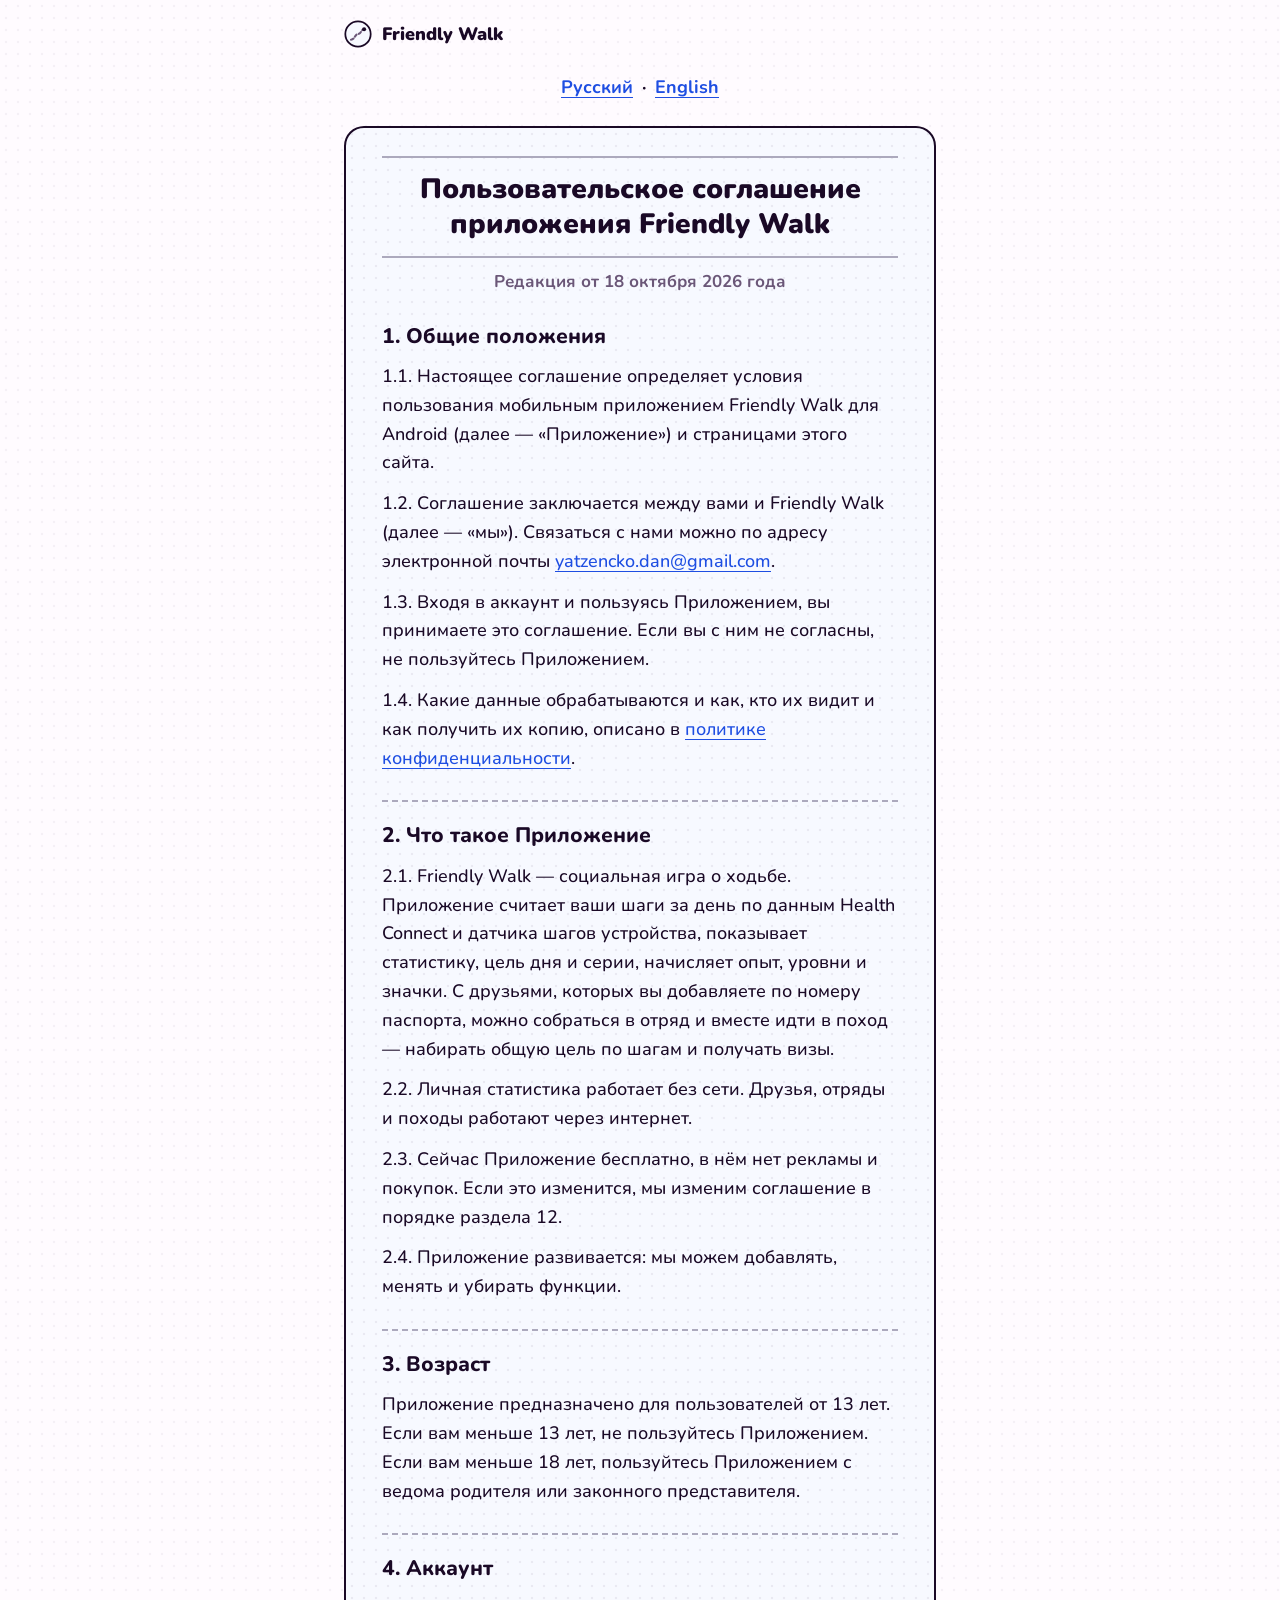
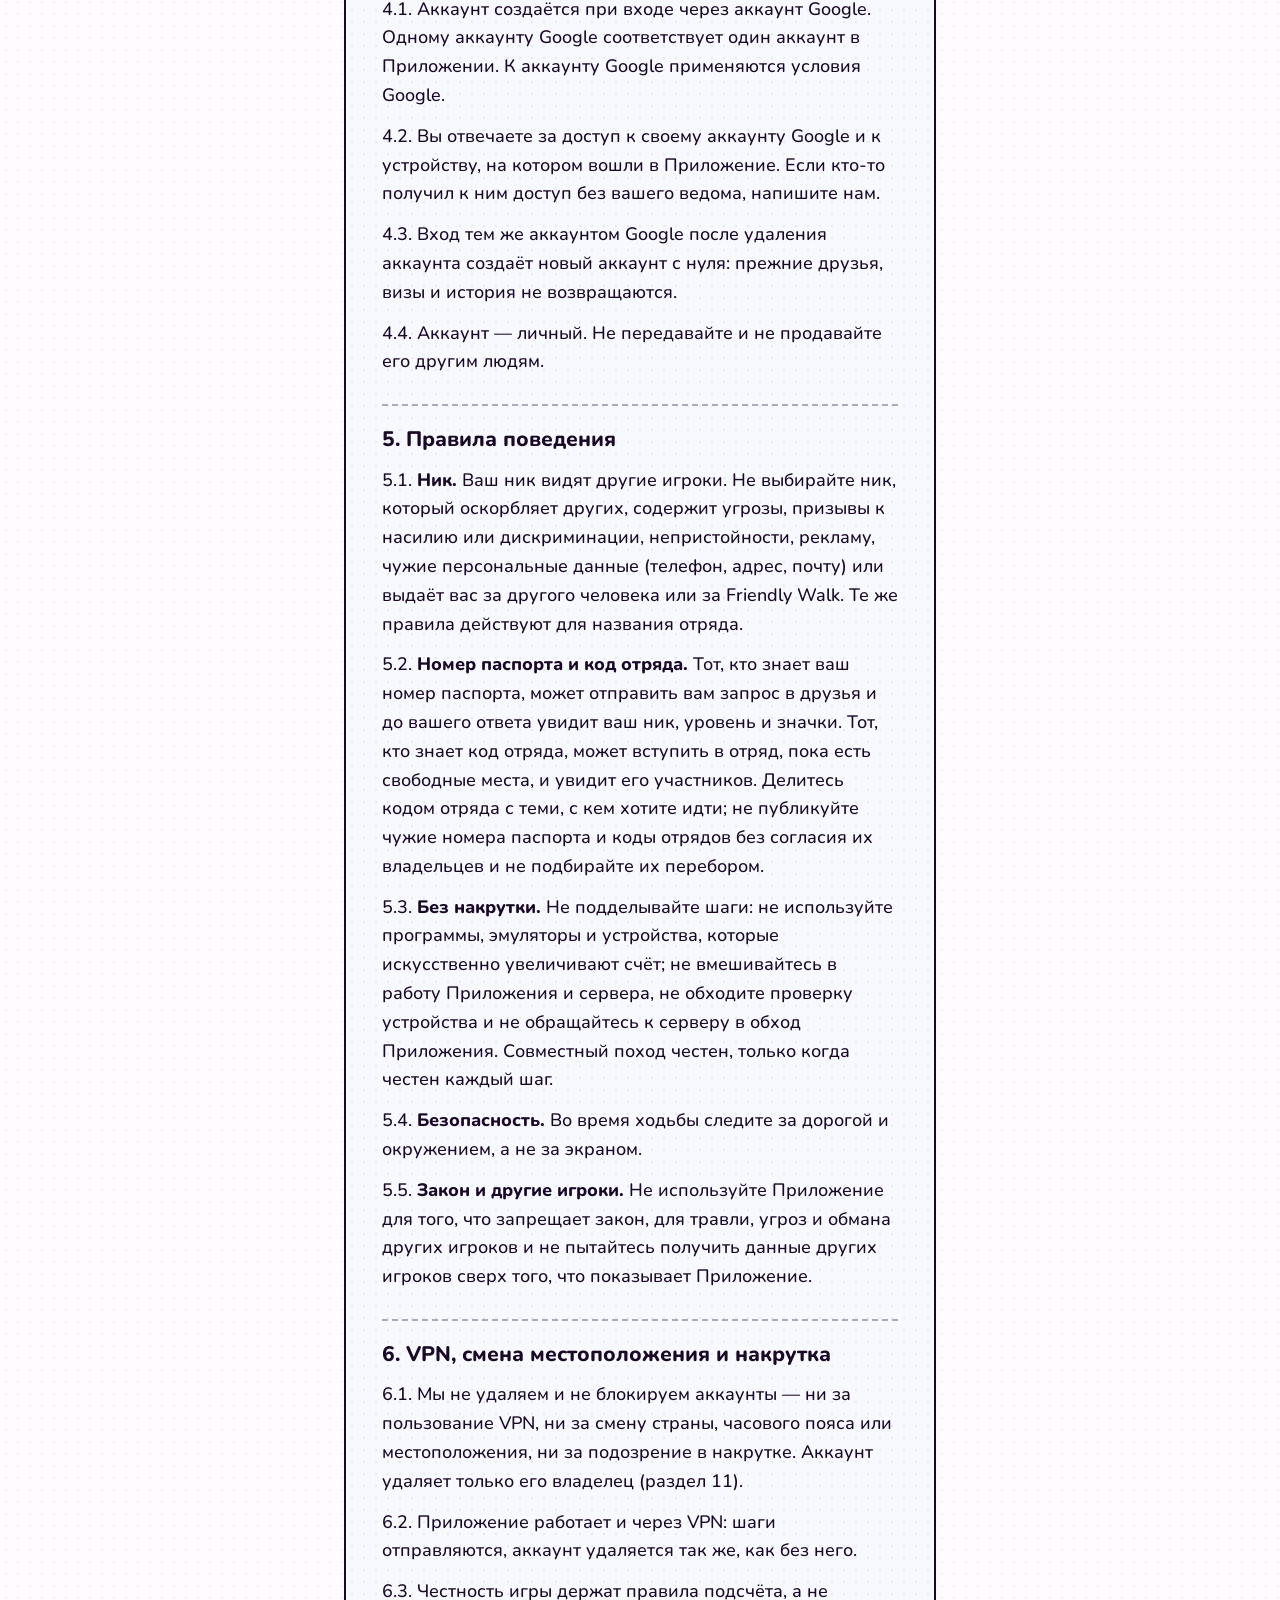
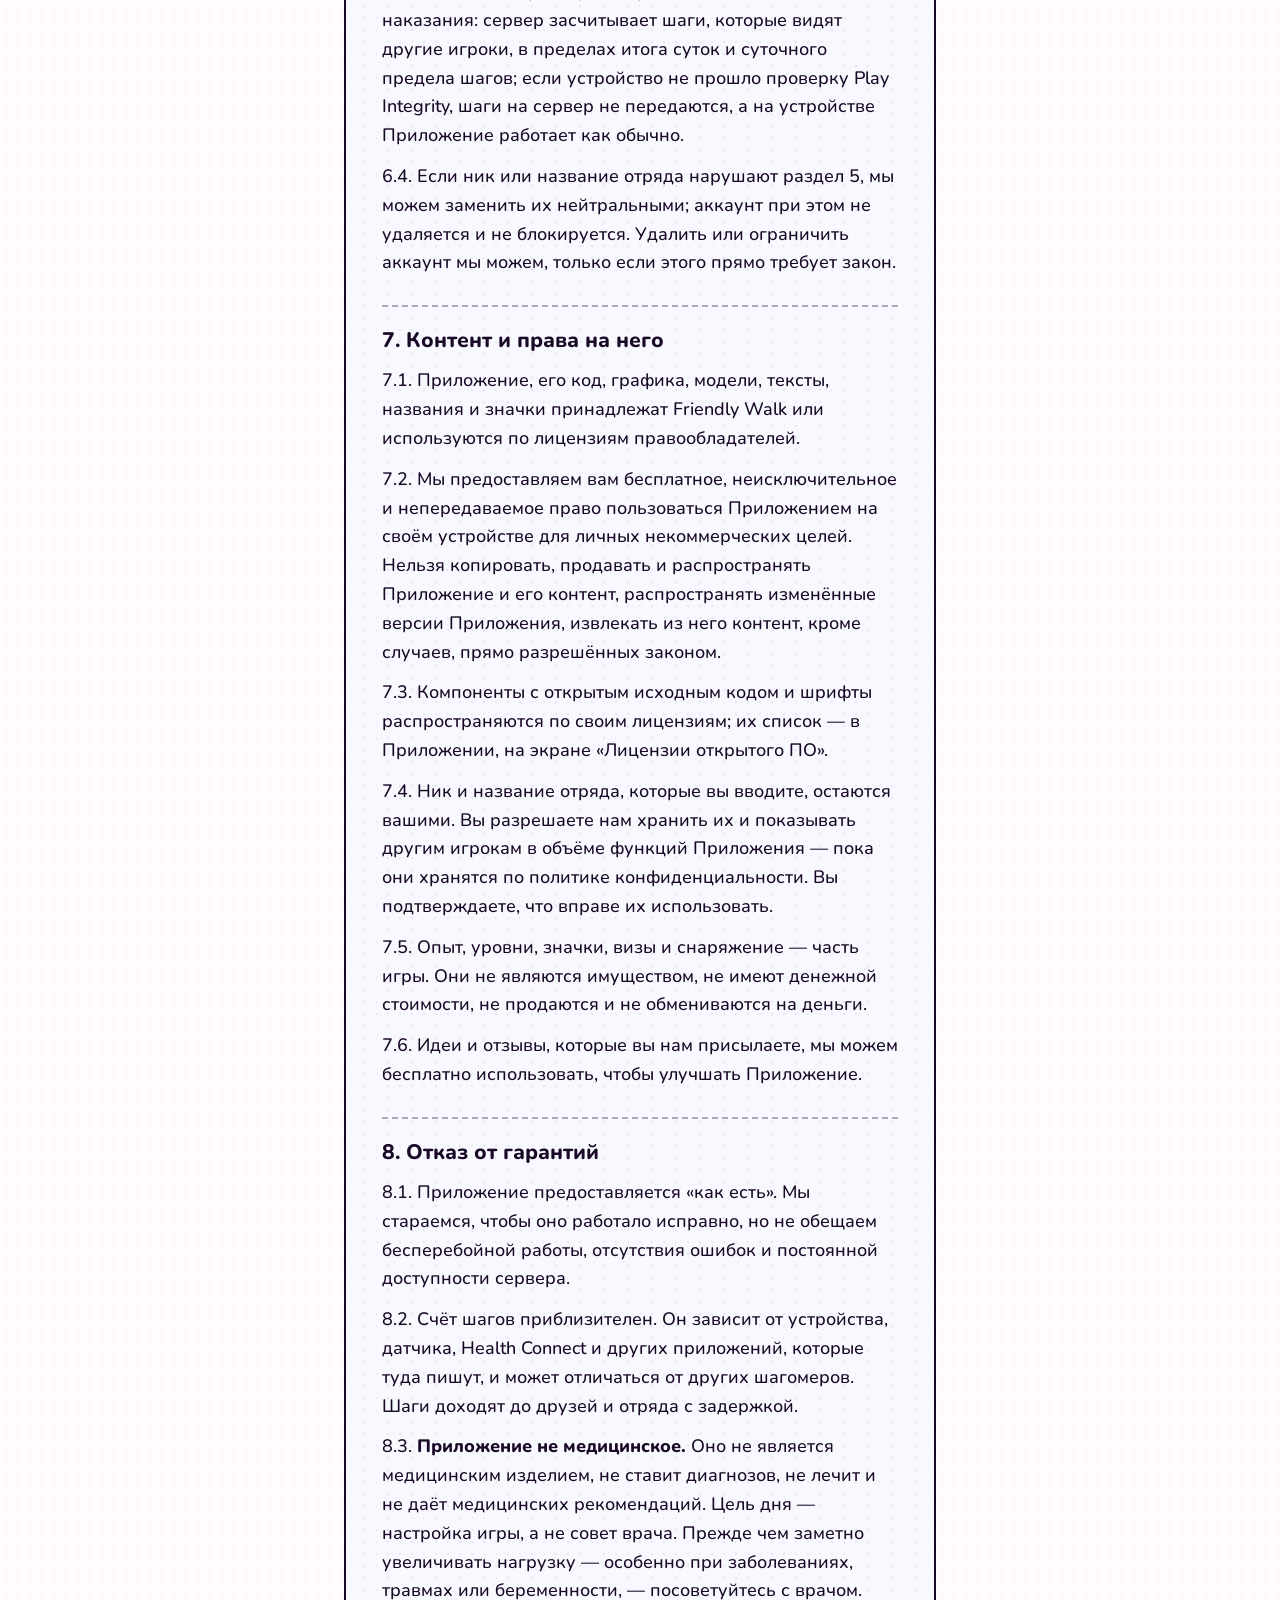
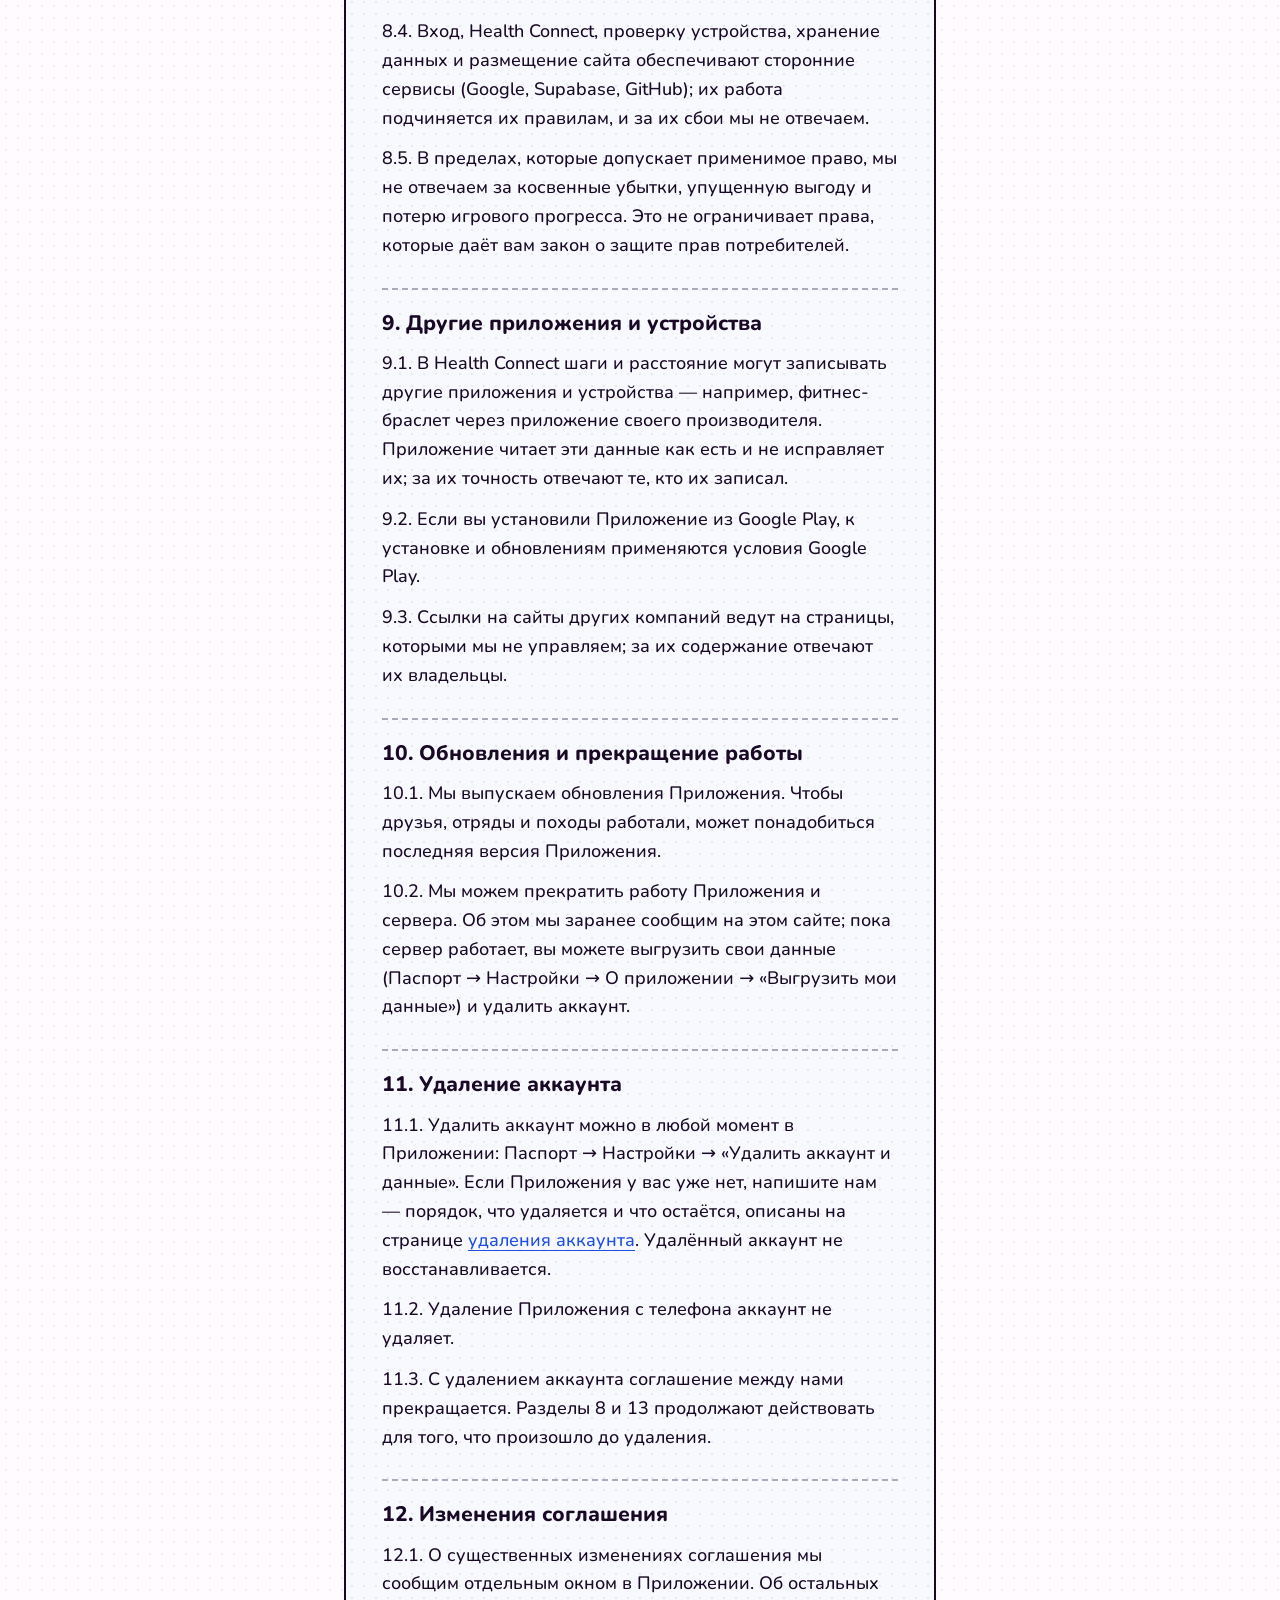
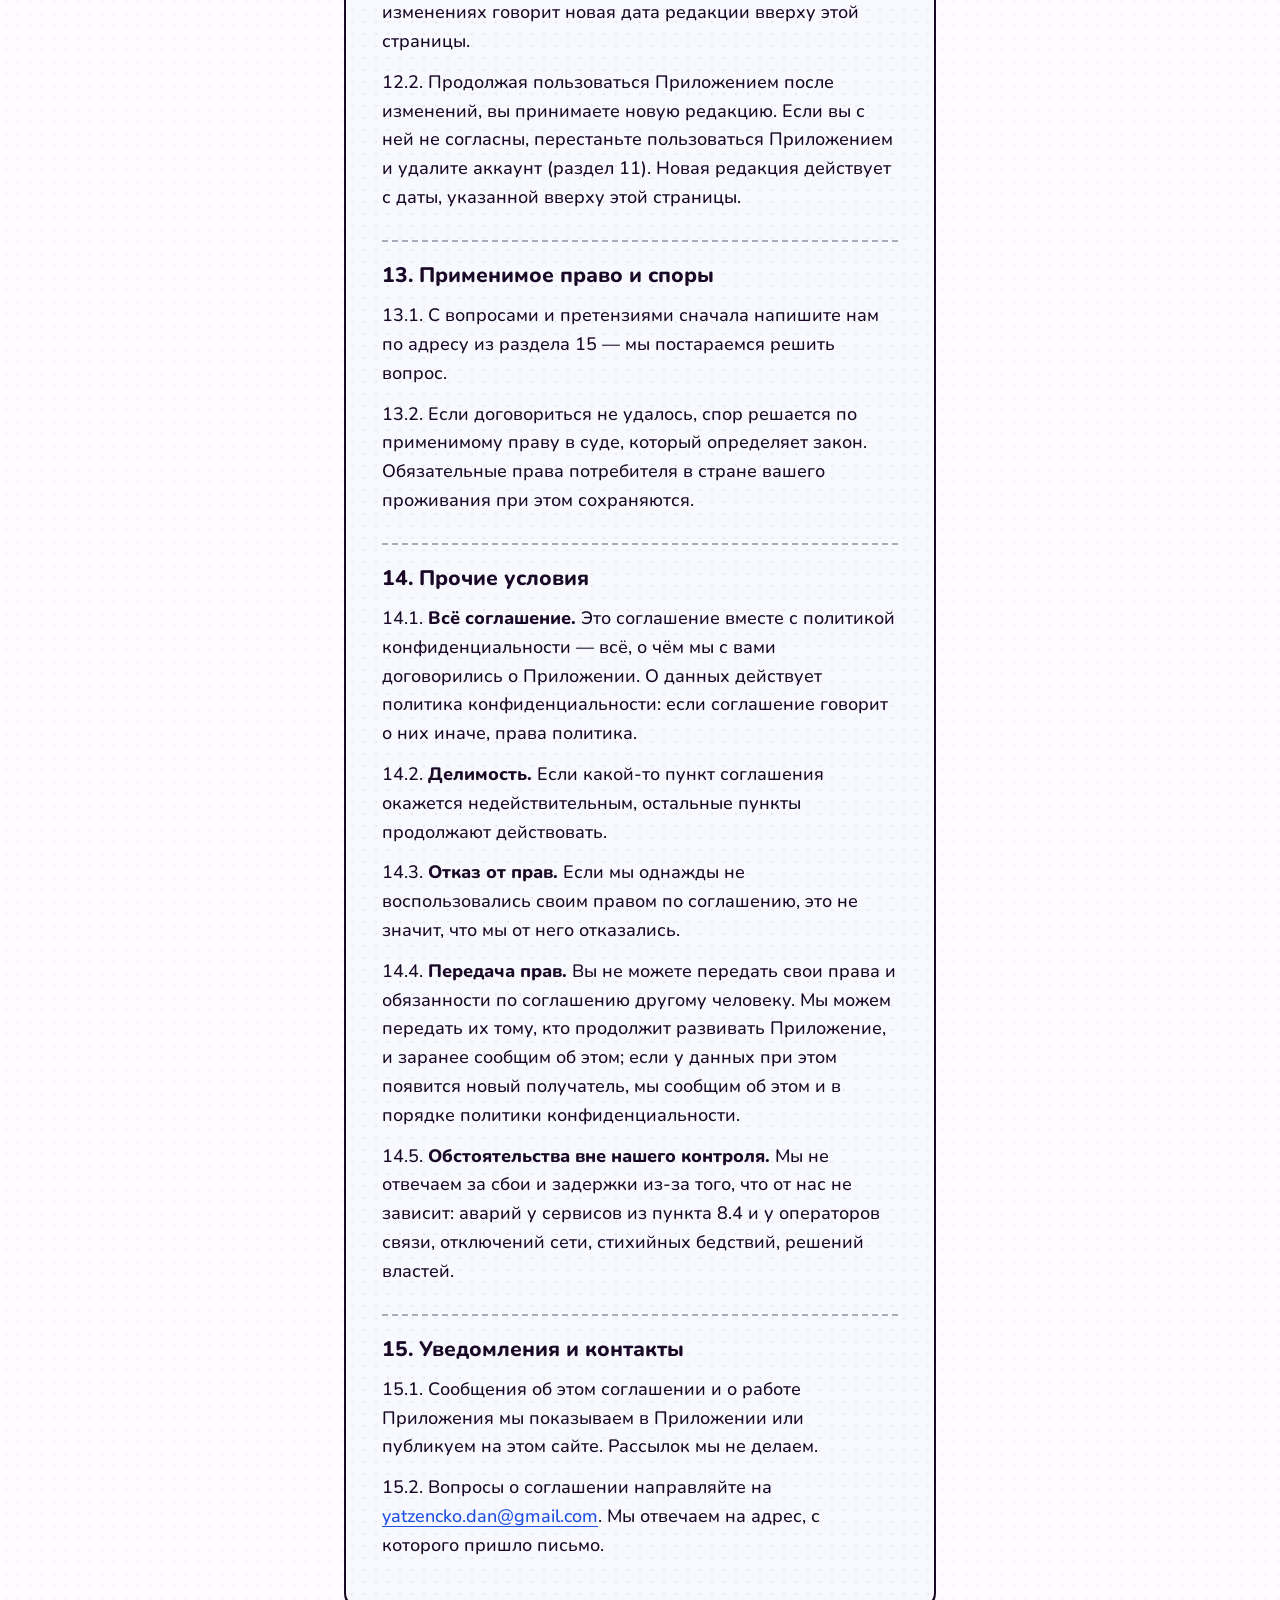
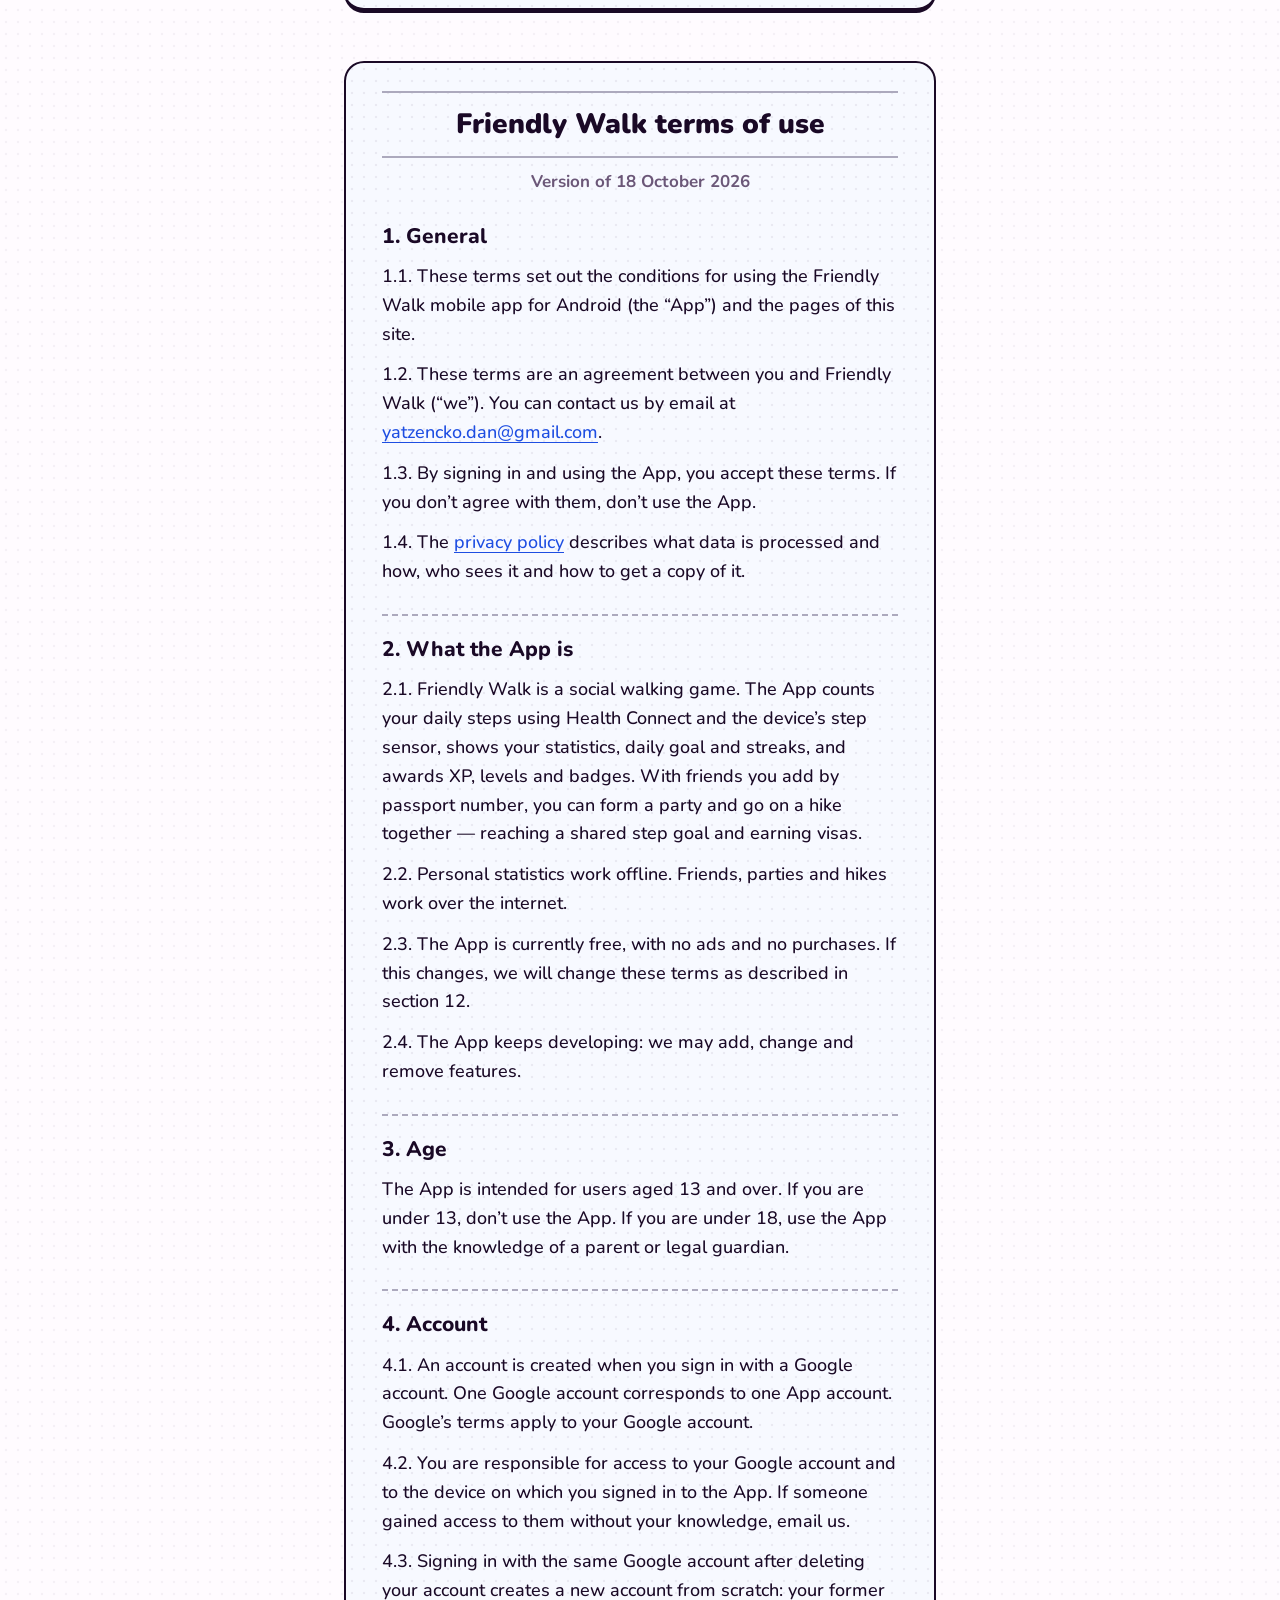
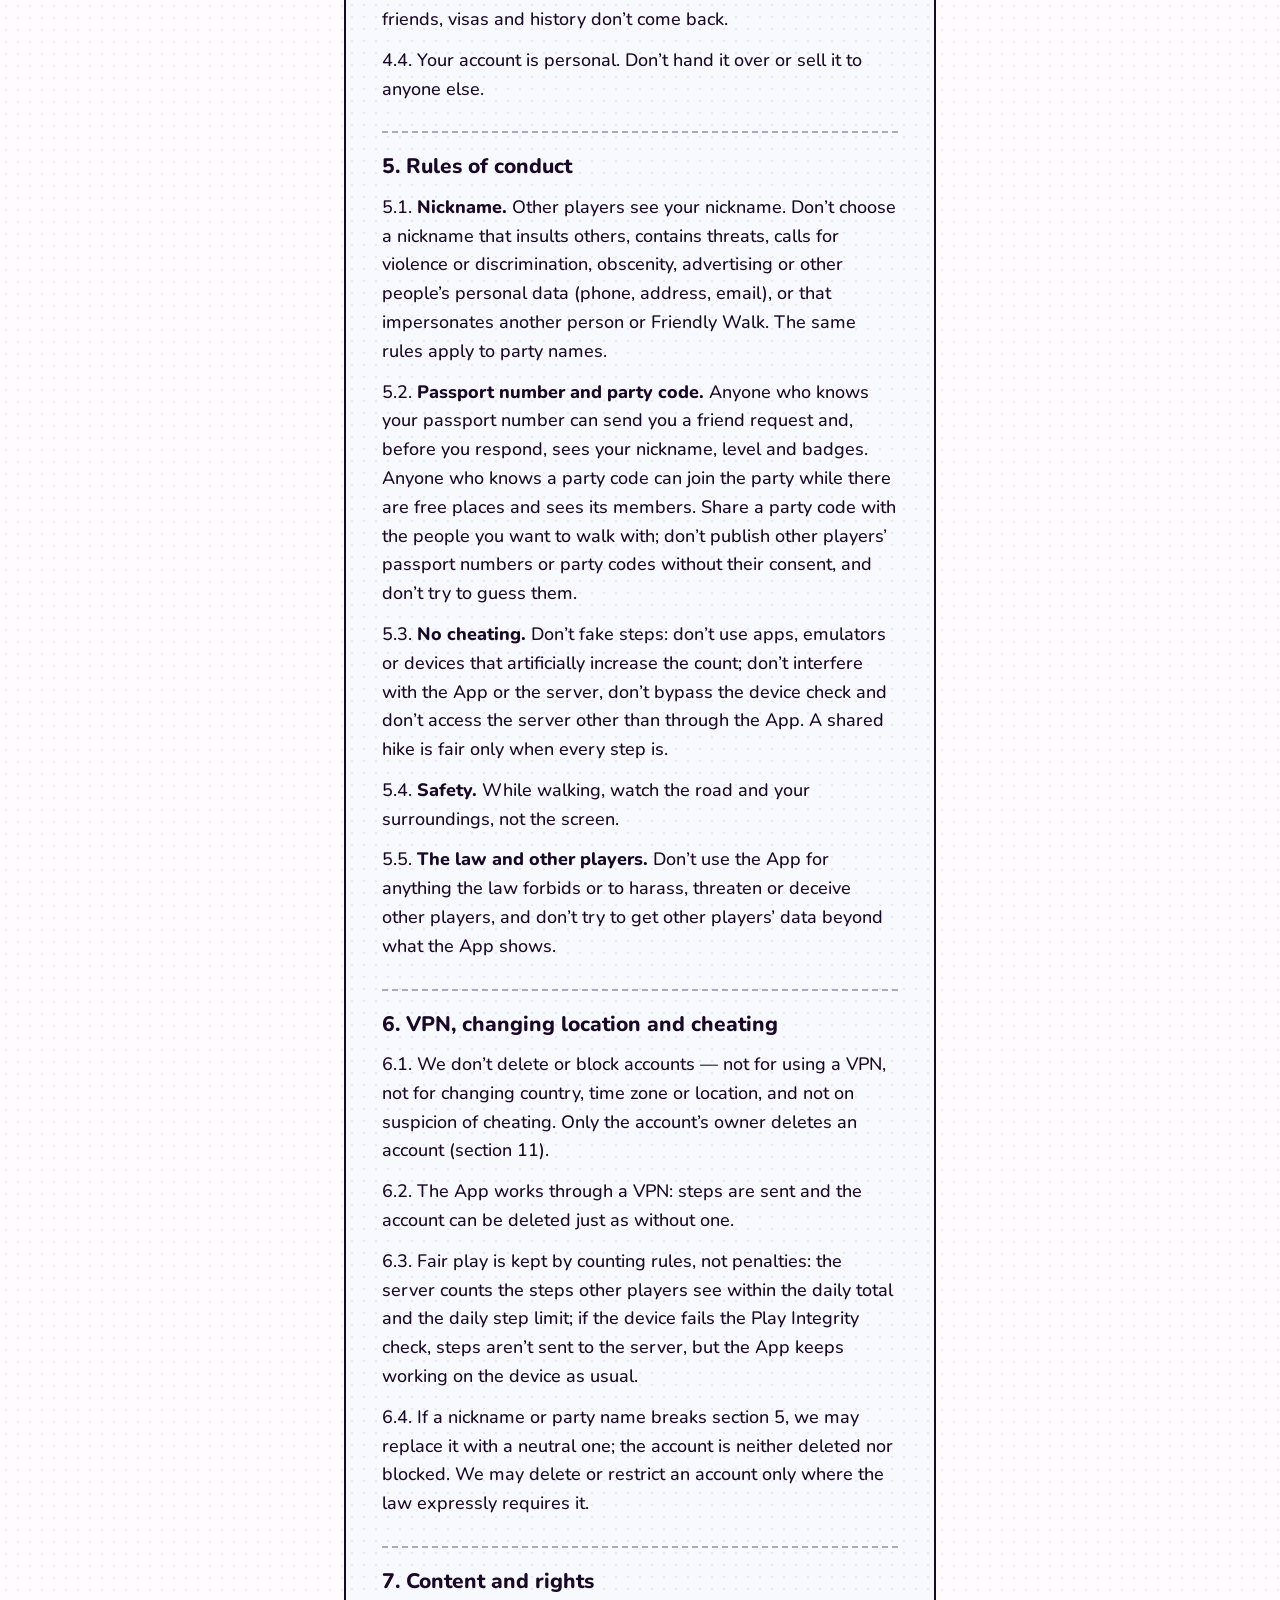
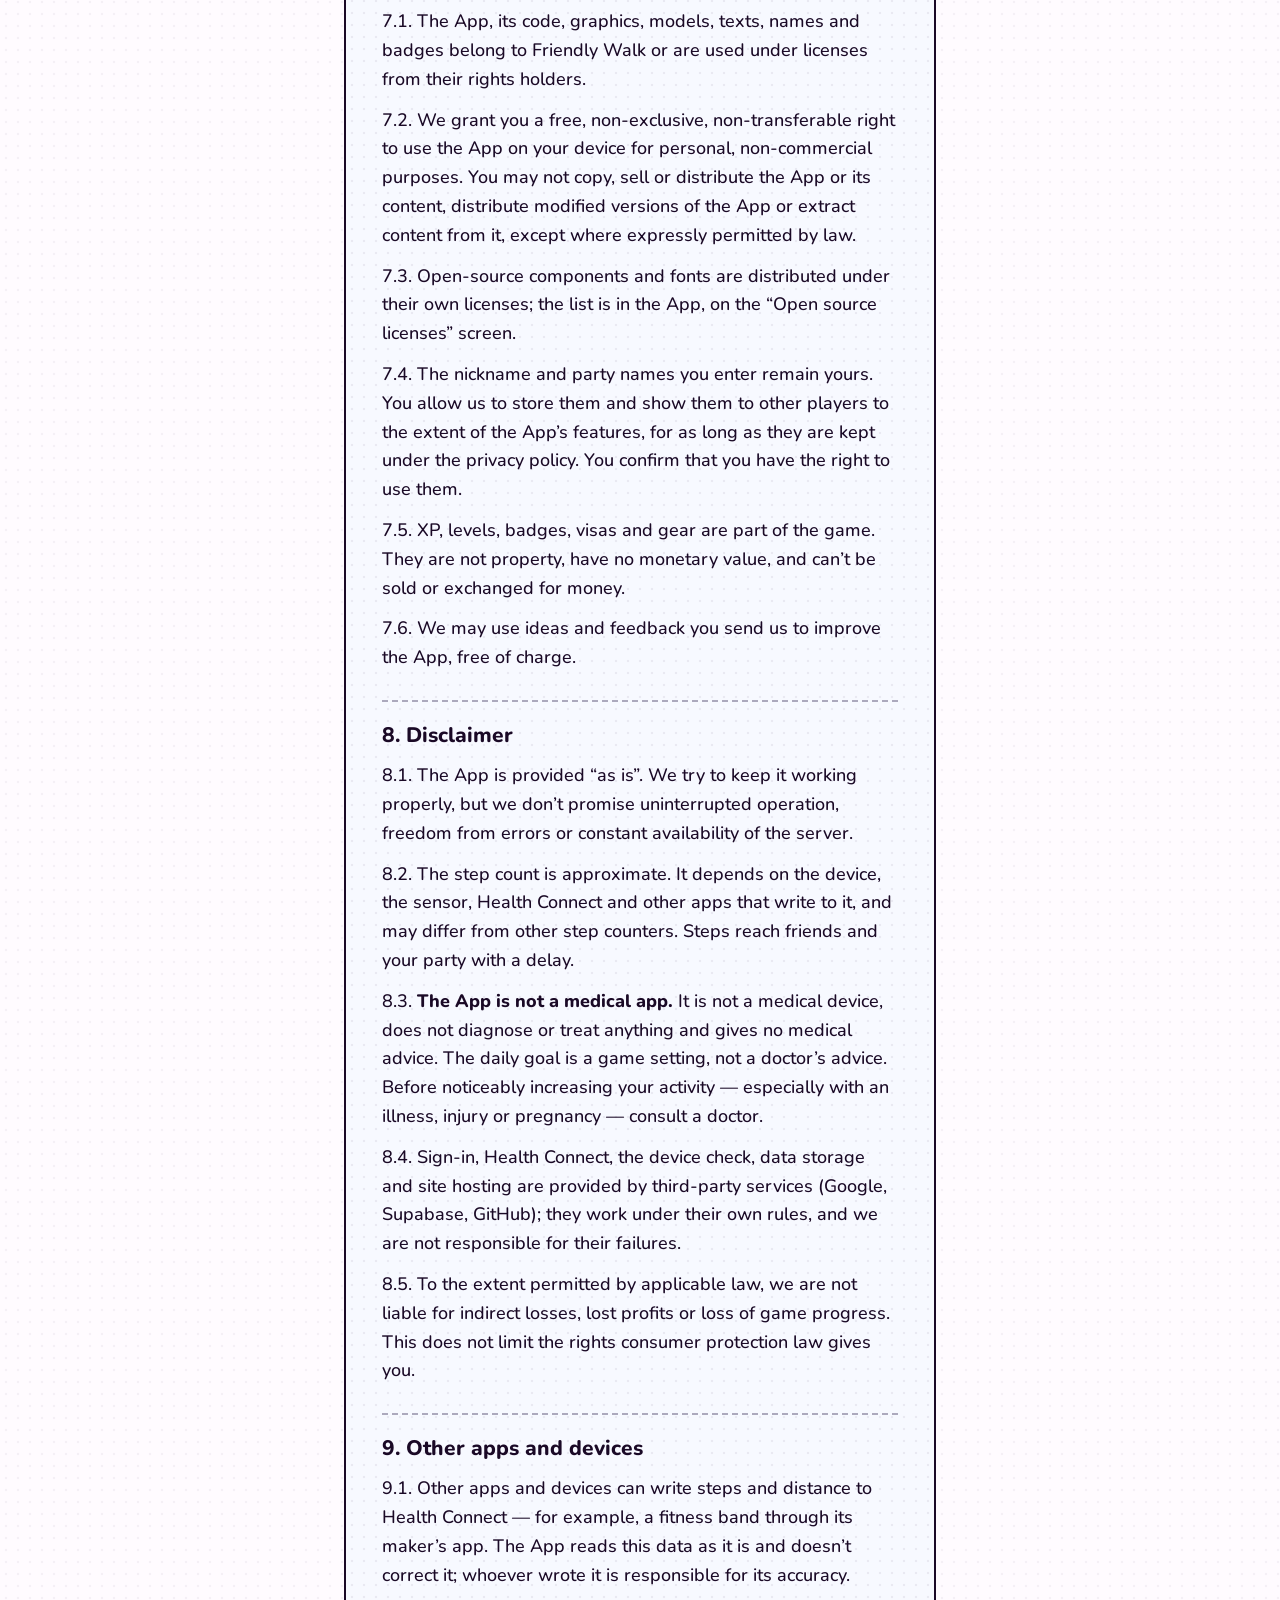
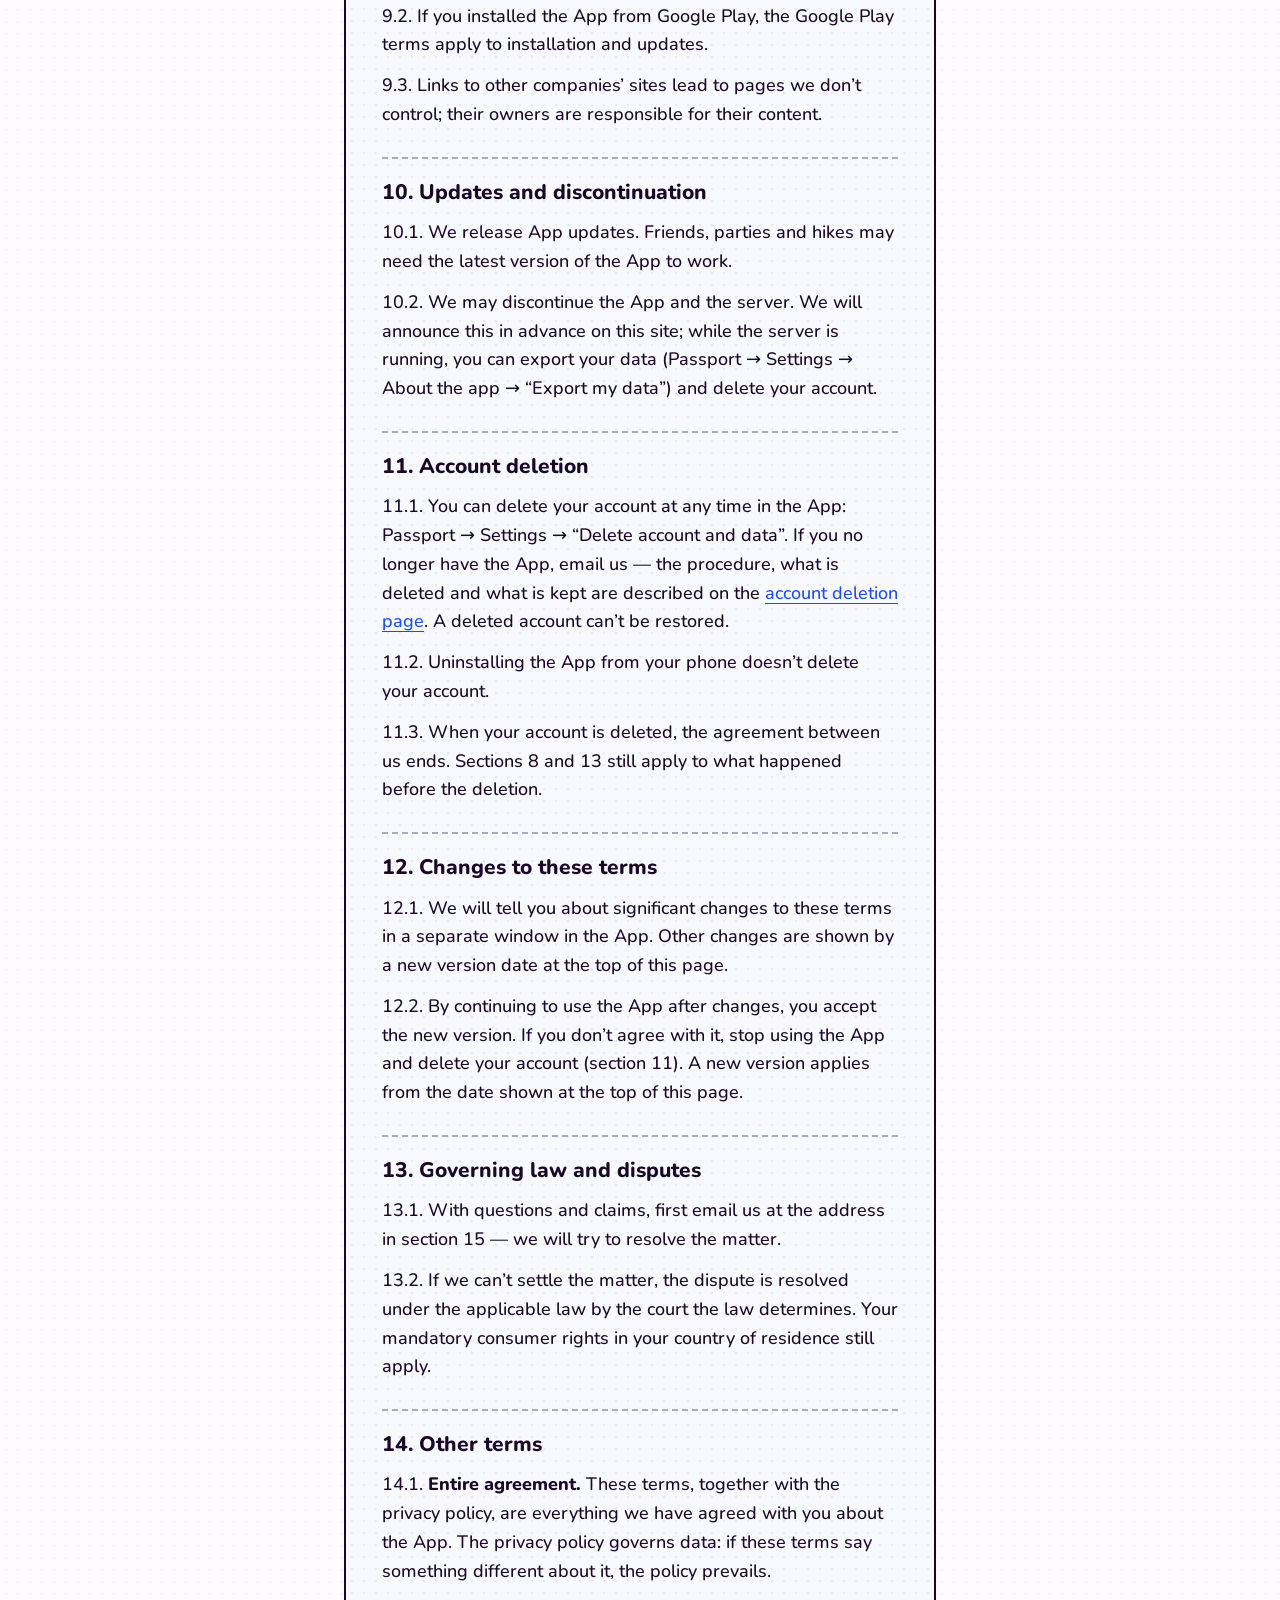
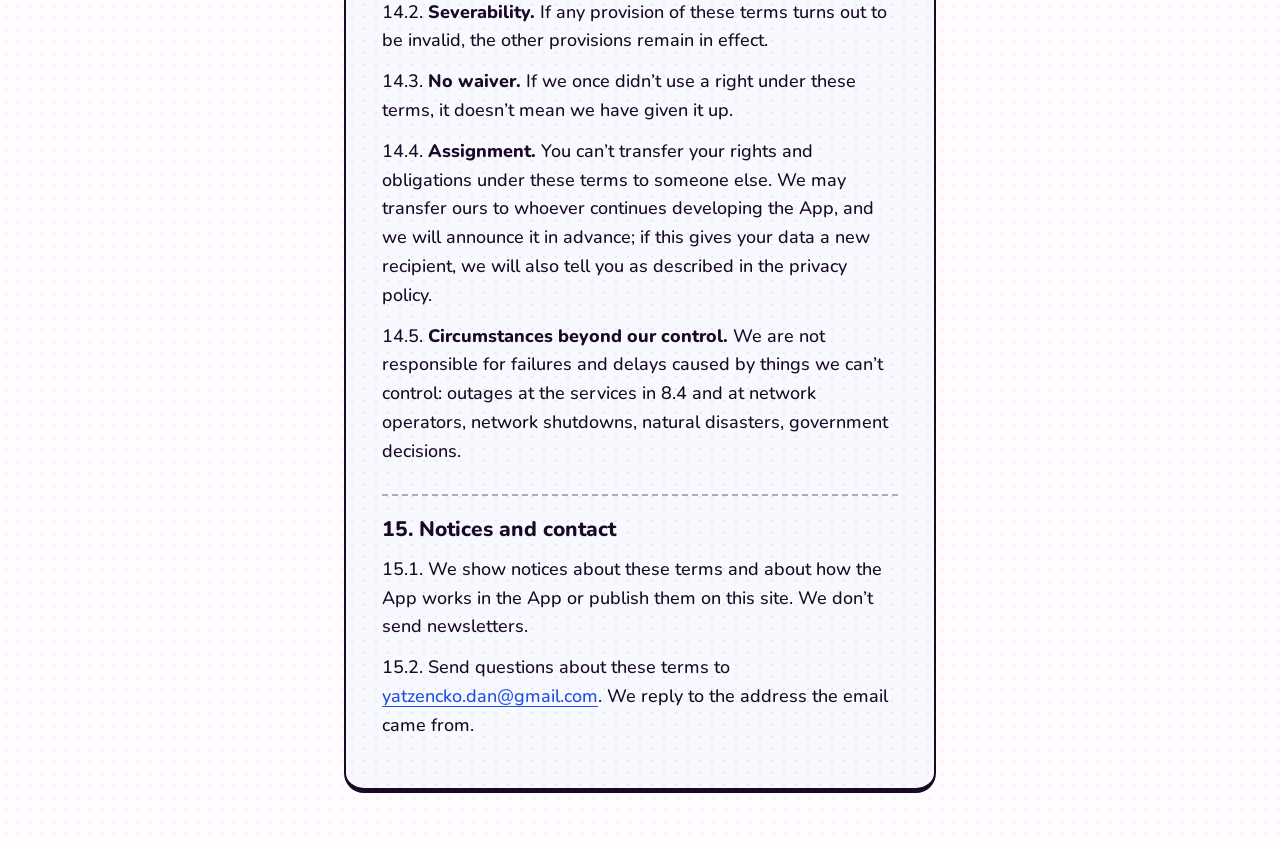
<file: terms/index.html>
<!doctype html>
<html lang="ru">
<head>
<meta charset="utf-8">
<meta name="viewport" content="width=device-width, initial-scale=1">
<title>Friendly Walk — пользовательское соглашение / Terms of use</title>
<meta name="description" content="Пользовательское соглашение приложения Friendly Walk: правила пользования, права и ограничения. Friendly Walk terms of use.">
<meta name="color-scheme" content="light dark">
<link rel="icon" href="../favicon.svg" type="image/svg+xml">
<link rel="preload" href="../assets/nunito.ttf" as="font" type="font/ttf" crossorigin>
<link rel="stylesheet" href="../assets/site.css">
</head>
<body>
<header class="site"><a href="../"><img src="../favicon.svg" alt="" width="28" height="28">Friendly Walk</a></header>
<main>
<nav><a href="#ru">Русский</a> · <a href="#en" hreflang="en">English</a></nav>

<section id="ru" class="paper">
<h1>Пользовательское соглашение приложения Friendly Walk</h1>
<p class="quiet">Редакция от 18 октября 2026 года</p>

<h2>1. Общие положения</h2>
<p>1.1. Настоящее соглашение определяет условия пользования мобильным приложением Friendly Walk для Android (далее — «Приложение») и страницами этого сайта.</p>
<p>1.2. Соглашение заключается между вами и Friendly Walk (далее — «мы»). Связаться с нами можно по адресу электронной почты <a href="mailto:yatzencko.dan@gmail.com">yatzencko.dan@gmail.com</a>.</p>
<p>1.3. Входя в аккаунт и пользуясь Приложением, вы принимаете это соглашение. Если вы с ним не согласны, не пользуйтесь Приложением.</p>
<p>1.4. Какие данные обрабатываются и как, кто их видит и как получить их копию, описано в <a href="../privacy/">политике конфиденциальности</a>.</p>

<h2>2. Что такое Приложение</h2>
<p>2.1. Friendly Walk — социальная игра о ходьбе. Приложение считает ваши шаги за день по данным Health Connect и датчика шагов устройства, показывает статистику, цель дня и серии, начисляет опыт, уровни и значки. С друзьями, которых вы добавляете по номеру паспорта, можно собраться в отряд и вместе идти в поход — набирать общую цель по шагам и получать визы.</p>
<p>2.2. Личная статистика работает без сети. Друзья, отряды и походы работают через интернет.</p>
<p>2.3. Сейчас Приложение бесплатно, в нём нет рекламы и покупок. Если это изменится, мы изменим соглашение в порядке раздела 12.</p>
<p>2.4. Приложение развивается: мы можем добавлять, менять и убирать функции.</p>

<h2>3. Возраст</h2>
<p>Приложение предназначено для пользователей от 13 лет. Если вам меньше 13 лет, не пользуйтесь Приложением. Если вам меньше 18 лет, пользуйтесь Приложением с ведома родителя или законного представителя.</p>

<h2>4. Аккаунт</h2>
<p>4.1. Аккаунт создаётся при входе через аккаунт Google. Одному аккаунту Google соответствует один аккаунт в Приложении. К аккаунту Google применяются условия Google.</p>
<p>4.2. Вы отвечаете за доступ к своему аккаунту Google и к устройству, на котором вошли в Приложение. Если кто-то получил к ним доступ без вашего ведома, напишите нам.</p>
<p>4.3. Вход тем же аккаунтом Google после удаления аккаунта создаёт новый аккаунт с нуля: прежние друзья, визы и история не возвращаются.</p>
<p>4.4. Аккаунт — личный. Не передавайте и не продавайте его другим людям.</p>

<h2>5. Правила поведения</h2>
<p>5.1. <strong>Ник.</strong> Ваш ник видят другие игроки. Не выбирайте ник, который оскорбляет других, содержит угрозы, призывы к насилию или дискриминации, непристойности, рекламу, чужие персональные данные (телефон, адрес, почту) или выдаёт вас за другого человека или за Friendly Walk. Те же правила действуют для названия отряда.</p>
<p>5.2. <strong>Номер паспорта и код отряда.</strong> Тот, кто знает ваш номер паспорта, может отправить вам запрос в друзья и до вашего ответа увидит ваш ник, уровень и значки. Тот, кто знает код отряда, может вступить в отряд, пока есть свободные места, и увидит его участников. Делитесь кодом отряда с теми, с кем хотите идти; не публикуйте чужие номера паспорта и коды отрядов без согласия их владельцев и не подбирайте их перебором.</p>
<p>5.3. <strong>Без накрутки.</strong> Не подделывайте шаги: не используйте программы, эмуляторы и устройства, которые искусственно увеличивают счёт; не вмешивайтесь в работу Приложения и сервера, не обходите проверку устройства и не обращайтесь к серверу в обход Приложения. Совместный поход честен, только когда честен каждый шаг.</p>
<p>5.4. <strong>Безопасность.</strong> Во время ходьбы следите за дорогой и окружением, а не за экраном.</p>
<p>5.5. <strong>Закон и другие игроки.</strong> Не используйте Приложение для того, что запрещает закон, для травли, угроз и обмана других игроков и не пытайтесь получить данные других игроков сверх того, что показывает Приложение.</p>

<h2>6. VPN, смена местоположения и накрутка</h2>
<p>6.1. Мы не удаляем и не блокируем аккаунты — ни за пользование VPN, ни за смену страны, часового пояса или местоположения, ни за подозрение в накрутке. Аккаунт удаляет только его владелец (раздел 11).</p>
<p>6.2. Приложение работает и через VPN: шаги отправляются, аккаунт удаляется так же, как без него.</p>
<p>6.3. Честность игры держат правила подсчёта, а не наказания: сервер засчитывает шаги, которые видят другие игроки, в пределах итога суток и суточного предела шагов; если устройство не прошло проверку Play Integrity, шаги на сервер не передаются, а на устройстве Приложение работает как обычно.</p>
<p>6.4. Если ник или название отряда нарушают раздел 5, мы можем заменить их нейтральными; аккаунт при этом не удаляется и не блокируется. Удалить или ограничить аккаунт мы можем, только если этого прямо требует закон.</p>

<h2>7. Контент и права на него</h2>
<p>7.1. Приложение, его код, графика, модели, тексты, названия и значки принадлежат Friendly Walk или используются по лицензиям правообладателей.</p>
<p>7.2. Мы предоставляем вам бесплатное, неисключительное и непередаваемое право пользоваться Приложением на своём устройстве для личных некоммерческих целей. Нельзя копировать, продавать и распространять Приложение и его контент, распространять изменённые версии Приложения, извлекать из него контент, кроме случаев, прямо разрешённых законом.</p>
<p>7.3. Компоненты с открытым исходным кодом и шрифты распространяются по своим лицензиям; их список — в Приложении, на экране «Лицензии открытого ПО».</p>
<p>7.4. Ник и название отряда, которые вы вводите, остаются вашими. Вы разрешаете нам хранить их и показывать другим игрокам в объёме функций Приложения — пока они хранятся по политике конфиденциальности. Вы подтверждаете, что вправе их использовать.</p>
<p>7.5. Опыт, уровни, значки, визы и снаряжение — часть игры. Они не являются имуществом, не имеют денежной стоимости, не продаются и не обмениваются на деньги.</p>
<p>7.6. Идеи и отзывы, которые вы нам присылаете, мы можем бесплатно использовать, чтобы улучшать Приложение.</p>

<h2>8. Отказ от гарантий</h2>
<p>8.1. Приложение предоставляется «как есть». Мы стараемся, чтобы оно работало исправно, но не обещаем бесперебойной работы, отсутствия ошибок и постоянной доступности сервера.</p>
<p>8.2. Счёт шагов приблизителен. Он зависит от устройства, датчика, Health Connect и других приложений, которые туда пишут, и может отличаться от других шагомеров. Шаги доходят до друзей и отряда с задержкой.</p>
<p>8.3. <strong>Приложение не медицинское.</strong> Оно не является медицинским изделием, не ставит диагнозов, не лечит и не даёт медицинских рекомендаций. Цель дня — настройка игры, а не совет врача. Прежде чем заметно увеличивать нагрузку — особенно при заболеваниях, травмах или беременности, — посоветуйтесь с врачом.</p>
<p>8.4. Вход, Health Connect, проверку устройства, хранение данных и размещение сайта обеспечивают сторонние сервисы (Google, Supabase, GitHub); их работа подчиняется их правилам, и за их сбои мы не отвечаем.</p>
<p>8.5. В пределах, которые допускает применимое право, мы не отвечаем за косвенные убытки, упущенную выгоду и потерю игрового прогресса. Это не ограничивает права, которые даёт вам закон о защите прав потребителей.</p>

<h2>9. Другие приложения и устройства</h2>
<p>9.1. В Health Connect шаги и расстояние могут записывать другие приложения и устройства — например, фитнес-браслет через приложение своего производителя. Приложение читает эти данные как есть и не исправляет их; за их точность отвечают те, кто их записал.</p>
<p>9.2. Если вы установили Приложение из Google Play, к установке и обновлениям применяются условия Google Play.</p>
<p>9.3. Ссылки на сайты других компаний ведут на страницы, которыми мы не управляем; за их содержание отвечают их владельцы.</p>

<h2>10. Обновления и прекращение работы</h2>
<p>10.1. Мы выпускаем обновления Приложения. Чтобы друзья, отряды и походы работали, может понадобиться последняя версия Приложения.</p>
<p>10.2. Мы можем прекратить работу Приложения и сервера. Об этом мы заранее сообщим на этом сайте; пока сервер работает, вы можете выгрузить свои данные (Паспорт → Настройки → О приложении → «Выгрузить мои данные») и удалить аккаунт.</p>

<h2>11. Удаление аккаунта</h2>
<p>11.1. Удалить аккаунт можно в любой момент в Приложении: Паспорт → Настройки → «Удалить аккаунт и данные». Если Приложения у вас уже нет, напишите нам — порядок, что удаляется и что остаётся, описаны на странице <a href="../delete-account/">удаления аккаунта</a>. Удалённый аккаунт не восстанавливается.</p>
<p>11.2. Удаление Приложения с телефона аккаунт не удаляет.</p>
<p>11.3. С удалением аккаунта соглашение между нами прекращается. Разделы 8 и 13 продолжают действовать для того, что произошло до удаления.</p>

<h2>12. Изменения соглашения</h2>
<p>12.1. О существенных изменениях соглашения мы сообщим отдельным окном в Приложении. Об остальных изменениях говорит новая дата редакции вверху этой страницы.</p>
<p>12.2. Продолжая пользоваться Приложением после изменений, вы принимаете новую редакцию. Если вы с ней не согласны, перестаньте пользоваться Приложением и удалите аккаунт (раздел 11). Новая редакция действует с даты, указанной вверху этой страницы.</p>

<h2>13. Применимое право и споры</h2>
<p>13.1. С вопросами и претензиями сначала напишите нам по адресу из раздела 15 — мы постараемся решить вопрос.</p>
<p>13.2. Если договориться не удалось, спор решается по применимому праву в суде, который определяет закон. Обязательные права потребителя в стране вашего проживания при этом сохраняются.</p>

<h2>14. Прочие условия</h2>
<p>14.1. <strong>Всё соглашение.</strong> Это соглашение вместе с политикой конфиденциальности — всё, о чём мы с вами договорились о Приложении. О данных действует политика конфиденциальности: если соглашение говорит о них иначе, права политика.</p>
<p>14.2. <strong>Делимость.</strong> Если какой-то пункт соглашения окажется недействительным, остальные пункты продолжают действовать.</p>
<p>14.3. <strong>Отказ от прав.</strong> Если мы однажды не воспользовались своим правом по соглашению, это не значит, что мы от него отказались.</p>
<p>14.4. <strong>Передача прав.</strong> Вы не можете передать свои права и обязанности по соглашению другому человеку. Мы можем передать их тому, кто продолжит развивать Приложение, и заранее сообщим об этом; если у данных при этом появится новый получатель, мы сообщим об этом и в порядке политики конфиденциальности.</p>
<p>14.5. <strong>Обстоятельства вне нашего контроля.</strong> Мы не отвечаем за сбои и задержки из-за того, что от нас не зависит: аварий у сервисов из пункта 8.4 и у операторов связи, отключений сети, стихийных бедствий, решений властей.</p>

<h2>15. Уведомления и контакты</h2>
<p>15.1. Сообщения об этом соглашении и о работе Приложения мы показываем в Приложении или публикуем на этом сайте. Рассылок мы не делаем.</p>
<p>15.2. Вопросы о соглашении направляйте на <a href="mailto:yatzencko.dan@gmail.com?subject=Friendly%20Walk%20%E2%80%94%20%D1%81%D0%BE%D0%B3%D0%BB%D0%B0%D1%88%D0%B5%D0%BD%D0%B8%D0%B5">yatzencko.dan@gmail.com</a>. Мы отвечаем на адрес, с которого пришло письмо.</p>
</section>

<hr>

<section id="en" lang="en" class="paper">
<h1>Friendly Walk terms of use</h1>
<p class="quiet">Version of 18 October 2026</p>

<h2>1. General</h2>
<p>1.1. These terms set out the conditions for using the Friendly Walk mobile app for Android (the “App”) and the pages of this site.</p>
<p>1.2. These terms are an agreement between you and Friendly Walk (“we”). You can contact us by email at <a href="mailto:yatzencko.dan@gmail.com">yatzencko.dan@gmail.com</a>.</p>
<p>1.3. By signing in and using the App, you accept these terms. If you don’t agree with them, don’t use the App.</p>
<p>1.4. The <a href="../privacy/#en">privacy policy</a> describes what data is processed and how, who sees it and how to get a copy of it.</p>

<h2>2. What the App is</h2>
<p>2.1. Friendly Walk is a social walking game. The App counts your daily steps using Health Connect and the device’s step sensor, shows your statistics, daily goal and streaks, and awards XP, levels and badges. With friends you add by passport number, you can form a party and go on a hike together — reaching a shared step goal and earning visas.</p>
<p>2.2. Personal statistics work offline. Friends, parties and hikes work over the internet.</p>
<p>2.3. The App is currently free, with no ads and no purchases. If this changes, we will change these terms as described in section 12.</p>
<p>2.4. The App keeps developing: we may add, change and remove features.</p>

<h2>3. Age</h2>
<p>The App is intended for users aged 13 and over. If you are under 13, don’t use the App. If you are under 18, use the App with the knowledge of a parent or legal guardian.</p>

<h2>4. Account</h2>
<p>4.1. An account is created when you sign in with a Google account. One Google account corresponds to one App account. Google’s terms apply to your Google account.</p>
<p>4.2. You are responsible for access to your Google account and to the device on which you signed in to the App. If someone gained access to them without your knowledge, email us.</p>
<p>4.3. Signing in with the same Google account after deleting your account creates a new account from scratch: your former friends, visas and history don’t come back.</p>
<p>4.4. Your account is personal. Don’t hand it over or sell it to anyone else.</p>

<h2>5. Rules of conduct</h2>
<p>5.1. <strong>Nickname.</strong> Other players see your nickname. Don’t choose a nickname that insults others, contains threats, calls for violence or discrimination, obscenity, advertising or other people’s personal data (phone, address, email), or that impersonates another person or Friendly Walk. The same rules apply to party names.</p>
<p>5.2. <strong>Passport number and party code.</strong> Anyone who knows your passport number can send you a friend request and, before you respond, sees your nickname, level and badges. Anyone who knows a party code can join the party while there are free places and sees its members. Share a party code with the people you want to walk with; don’t publish other players’ passport numbers or party codes without their consent, and don’t try to guess them.</p>
<p>5.3. <strong>No cheating.</strong> Don’t fake steps: don’t use apps, emulators or devices that artificially increase the count; don’t interfere with the App or the server, don’t bypass the device check and don’t access the server other than through the App. A shared hike is fair only when every step is.</p>
<p>5.4. <strong>Safety.</strong> While walking, watch the road and your surroundings, not the screen.</p>
<p>5.5. <strong>The law and other players.</strong> Don’t use the App for anything the law forbids or to harass, threaten or deceive other players, and don’t try to get other players’ data beyond what the App shows.</p>

<h2>6. VPN, changing location and cheating</h2>
<p>6.1. We don’t delete or block accounts — not for using a VPN, not for changing country, time zone or location, and not on suspicion of cheating. Only the account’s owner deletes an account (section 11).</p>
<p>6.2. The App works through a VPN: steps are sent and the account can be deleted just as without one.</p>
<p>6.3. Fair play is kept by counting rules, not penalties: the server counts the steps other players see within the daily total and the daily step limit; if the device fails the Play Integrity check, steps aren’t sent to the server, but the App keeps working on the device as usual.</p>
<p>6.4. If a nickname or party name breaks section 5, we may replace it with a neutral one; the account is neither deleted nor blocked. We may delete or restrict an account only where the law expressly requires it.</p>

<h2>7. Content and rights</h2>
<p>7.1. The App, its code, graphics, models, texts, names and badges belong to Friendly Walk or are used under licenses from their rights holders.</p>
<p>7.2. We grant you a free, non-exclusive, non-transferable right to use the App on your device for personal, non-commercial purposes. You may not copy, sell or distribute the App or its content, distribute modified versions of the App or extract content from it, except where expressly permitted by law.</p>
<p>7.3. Open-source components and fonts are distributed under their own licenses; the list is in the App, on the “Open source licenses” screen.</p>
<p>7.4. The nickname and party names you enter remain yours. You allow us to store them and show them to other players to the extent of the App’s features, for as long as they are kept under the privacy policy. You confirm that you have the right to use them.</p>
<p>7.5. XP, levels, badges, visas and gear are part of the game. They are not property, have no monetary value, and can’t be sold or exchanged for money.</p>
<p>7.6. We may use ideas and feedback you send us to improve the App, free of charge.</p>

<h2>8. Disclaimer</h2>
<p>8.1. The App is provided “as is”. We try to keep it working properly, but we don’t promise uninterrupted operation, freedom from errors or constant availability of the server.</p>
<p>8.2. The step count is approximate. It depends on the device, the sensor, Health Connect and other apps that write to it, and may differ from other step counters. Steps reach friends and your party with a delay.</p>
<p>8.3. <strong>The App is not a medical app.</strong> It is not a medical device, does not diagnose or treat anything and gives no medical advice. The daily goal is a game setting, not a doctor’s advice. Before noticeably increasing your activity — especially with an illness, injury or pregnancy — consult a doctor.</p>
<p>8.4. Sign-in, Health Connect, the device check, data storage and site hosting are provided by third-party services (Google, Supabase, GitHub); they work under their own rules, and we are not responsible for their failures.</p>
<p>8.5. To the extent permitted by applicable law, we are not liable for indirect losses, lost profits or loss of game progress. This does not limit the rights consumer protection law gives you.</p>

<h2>9. Other apps and devices</h2>
<p>9.1. Other apps and devices can write steps and distance to Health Connect — for example, a fitness band through its maker’s app. The App reads this data as it is and doesn’t correct it; whoever wrote it is responsible for its accuracy.</p>
<p>9.2. If you installed the App from Google Play, the Google Play terms apply to installation and updates.</p>
<p>9.3. Links to other companies’ sites lead to pages we don’t control; their owners are responsible for their content.</p>

<h2>10. Updates and discontinuation</h2>
<p>10.1. We release App updates. Friends, parties and hikes may need the latest version of the App to work.</p>
<p>10.2. We may discontinue the App and the server. We will announce this in advance on this site; while the server is running, you can export your data (Passport → Settings → About the app → “Export my data”) and delete your account.</p>

<h2>11. Account deletion</h2>
<p>11.1. You can delete your account at any time in the App: Passport → Settings → “Delete account and data”. If you no longer have the App, email us — the procedure, what is deleted and what is kept are described on the <a href="../delete-account/#en">account deletion page</a>. A deleted account can’t be restored.</p>
<p>11.2. Uninstalling the App from your phone doesn’t delete your account.</p>
<p>11.3. When your account is deleted, the agreement between us ends. Sections 8 and 13 still apply to what happened before the deletion.</p>

<h2>12. Changes to these terms</h2>
<p>12.1. We will tell you about significant changes to these terms in a separate window in the App. Other changes are shown by a new version date at the top of this page.</p>
<p>12.2. By continuing to use the App after changes, you accept the new version. If you don’t agree with it, stop using the App and delete your account (section 11). A new version applies from the date shown at the top of this page.</p>

<h2>13. Governing law and disputes</h2>
<p>13.1. With questions and claims, first email us at the address in section 15 — we will try to resolve the matter.</p>
<p>13.2. If we can’t settle the matter, the dispute is resolved under the applicable law by the court the law determines. Your mandatory consumer rights in your country of residence still apply.</p>

<h2>14. Other terms</h2>
<p>14.1. <strong>Entire agreement.</strong> These terms, together with the privacy policy, are everything we have agreed with you about the App. The privacy policy governs data: if these terms say something different about it, the policy prevails.</p>
<p>14.2. <strong>Severability.</strong> If any provision of these terms turns out to be invalid, the other provisions remain in effect.</p>
<p>14.3. <strong>No waiver.</strong> If we once didn’t use a right under these terms, it doesn’t mean we have given it up.</p>
<p>14.4. <strong>Assignment.</strong> You can’t transfer your rights and obligations under these terms to someone else. We may transfer ours to whoever continues developing the App, and we will announce it in advance; if this gives your data a new recipient, we will also tell you as described in the privacy policy.</p>
<p>14.5. <strong>Circumstances beyond our control.</strong> We are not responsible for failures and delays caused by things we can’t control: outages at the services in 8.4 and at network operators, network shutdowns, natural disasters, government decisions.</p>

<h2>15. Notices and contact</h2>
<p>15.1. We show notices about these terms and about how the App works in the App or publish them on this site. We don’t send newsletters.</p>
<p>15.2. Send questions about these terms to <a href="mailto:yatzencko.dan@gmail.com?subject=Friendly%20Walk%20%E2%80%94%20terms">yatzencko.dan@gmail.com</a>. We reply to the address the email came from.</p>
</section>
</main>
</body>
</html>
</file>
<file: assets/site.css>
/* Friendly Walk — общий стиль сайта: «Походный журнал» (docs/STYLE_GUIDE.md §5).
   Цвет — только переменными из блока палитры ниже: его пишет scripts/site_css.py из ролей
   data/art/style.json, литерал цвета вне блока краснит гейт. Шрифт — Nunito из сборки (OFL,
   nunito_OFL.txt рядом), без внешних запросов. */

/* <palette> сгенерировано scripts/site_css.py из data/art/style.json — не править руками; пересобрать: python scripts/site_css.py --write */
:root {
  color-scheme: light dark;
  --page: #FFFBFF; /* biome.screen */
  --paper: #F7F9FF; /* passport.paper */
  --ink: #1A0926; /* text.primary */
  --ink-quiet: #6B5778; /* text.secondary */
  --line: #ACA9BD; /* passport.line */
  --inset: #F6F1FF; /* surface.inset */
  --link: #1E4EE2; /* accent.action */
  --stamp: #6B5778; /* biome.stamp */
  --page-dots: url("data:image/svg+xml,%3Csvg xmlns='http://www.w3.org/2000/svg' width='12' height='12'%3E%3Ccircle cx='6' cy='6' r='1.25' fill='%23F5F0F6'/%3E%3C/svg%3E"); /* derived.paper.dot */
  --paper-dots: url("data:image/svg+xml,%3Csvg xmlns='http://www.w3.org/2000/svg' width='12' height='12'%3E%3Ccircle cx='6' cy='6' r='1.25' fill='%23E9E9F2'/%3E%3C/svg%3E"); /* derived.passport.dot */
}
@media (prefers-color-scheme: dark) {
  :root {
    --page: #231A0D; /* biome.screen */
    --paper: #1B2733; /* passport.paper */
    --ink: #F6E1FF; /* text.primary */
    --ink-quiet: #C8B0D6; /* text.secondary */
    --line: #6B687B; /* passport.line */
    --inset: #302F3F; /* surface.inset */
    --link: #B8C4FF; /* accent.action */
    --stamp: #C8B0D6; /* biome.stamp */
    --page-dots: url("data:image/svg+xml,%3Csvg xmlns='http://www.w3.org/2000/svg' width='12' height='12'%3E%3Ccircle cx='6' cy='6' r='1.25' fill='%232F251B'/%3E%3C/svg%3E"); /* derived.paper.dot */
    --paper-dots: url("data:image/svg+xml,%3Csvg xmlns='http://www.w3.org/2000/svg' width='12' height='12'%3E%3Ccircle cx='6' cy='6' r='1.25' fill='%232C3543'/%3E%3C/svg%3E"); /* derived.passport.dot */
  }
}
/* </palette> */

@font-face {
  font-family: "Nunito";
  src: url("nunito.ttf") format("truetype");
  font-weight: 200 1000;
  font-style: normal;
  font-display: swap;
}

*, *::before, *::after { box-sizing: border-box; }

html {
  -webkit-text-size-adjust: 100%;
  text-size-adjust: 100%;
}

body {
  margin: 0;
  background: var(--page) var(--page-dots);
  color: var(--ink);
  font-family: "Nunito", system-ui, sans-serif;
  font-size: 1.125rem;
  font-weight: 500;
  line-height: 1.6;
  overflow-wrap: break-word;
}

/* Колонка: поля экрана 16; лист такой ширины, что строка — не длиннее 70 знаков. */
.site, main {
  max-width: 39rem;
  margin-inline: auto;
  padding-inline: 16px;
}

main { padding-bottom: 48px; }

/* Шапка сайта: знак и имя — дорога на главную. */
.site { padding-top: 12px; }

.site a {
  display: inline-flex;
  align-items: center;
  gap: 10px;
  min-height: 44px;
  color: var(--ink);
  font-weight: 900;
  text-decoration: none;
}

.site img { width: 28px; height: 28px; }

/* Языки — над листом. */
main > nav {
  margin: 8px 0 16px;
  text-align: center;
  font-weight: 700;
}

main > nav a {
  display: inline-block;
  padding: 8px 4px;
}

/* Лист документа — бумага паспорта в точку: рамка 2 и губа 3 чернилами, радиус 20. */
.paper {
  background: var(--paper) var(--paper-dots);
  border: 2px solid var(--ink);
  border-bottom-width: 5px;
  border-radius: 20px;
  padding: 20px 20px 24px;
}

/* Между листами линейки нет: лист кончается своей губой. */
main > hr {
  border: 0;
  margin: 24px 0;
}

/* Шапка документа — как в паспорте: по центру между линейками тёмной линии. */
.paper h1 {
  margin: 0;
  padding: 14px 0;
  border-block: 2px solid var(--line);
  font-size: clamp(1.375rem, 1rem + 1.6vw, 1.75rem);
  font-weight: 900;
  line-height: 1.25;
  text-align: center;
  text-wrap: balance;
  hyphens: auto;
}

/* Служебная строка под шапкой — редакция и дата. */
.paper h1 + .quiet {
  margin: 10px 0 0;
  text-align: center;
  font-size: 1.0625rem;
  font-weight: 700;
}

.quiet { color: var(--ink-quiet); }

/* Раздел — заголовок под тонким пунктиром. */
.paper h2 {
  margin: 28px 0 12px;
  padding-top: 20px;
  border-top: 2px dashed var(--line);
  font-size: 1.3125rem;
  font-weight: 800;
  line-height: 1.3;
}

.paper h2:first-of-type {
  border-top: 0;
  padding-top: 0;
}

p { margin: 0 0 12px; }

ul, ol {
  margin: 0 0 14px;
  padding-left: 1.4em;
}

li { margin: 6px 0; }

li::marker { color: var(--ink-quiet); }

ol > li::marker { font-weight: 800; }

p, li { hyphens: auto; }

strong { font-weight: 800; }

/* Ссылки — спокойные: синий сигнал и тонкое подчёркивание, под курсором подчёркивание толще. */
a {
  color: var(--link);
  text-decoration-line: underline;
  text-decoration-thickness: 1px;
  text-underline-offset: 0.2em;
}

a:hover { text-decoration-thickness: 2px; }

a:focus-visible {
  outline: 2px solid var(--link);
  outline-offset: 2px;
  border-radius: 4px;
}

/* Главная: штамп, имя, строка о приложении и ссылки строками в том же листе. */
.cover {
  margin-top: 24px;
  text-align: center;
}

.cover .stamp {
  display: block;
  width: 96px;
  height: 96px;
  margin: 4px auto 16px;
  color: var(--stamp);
  transform: rotate(-8deg);
}

.cover h1 { margin-bottom: 16px; }

.cover .lead { margin: 0 0 4px; }

.cover ul {
  list-style: none;
  margin: 20px 0 0;
  padding: 0;
  text-align: left;
}

.cover li {
  margin: 0;
  padding: 12px 0;
  border-top: 2px dashed var(--line);
}

.cover li:last-child { padding-bottom: 0; }

.cover li a { font-weight: 700; }

@media (min-width: 600px) {
  .paper { padding: 28px 36px 36px; }
}
</file>
